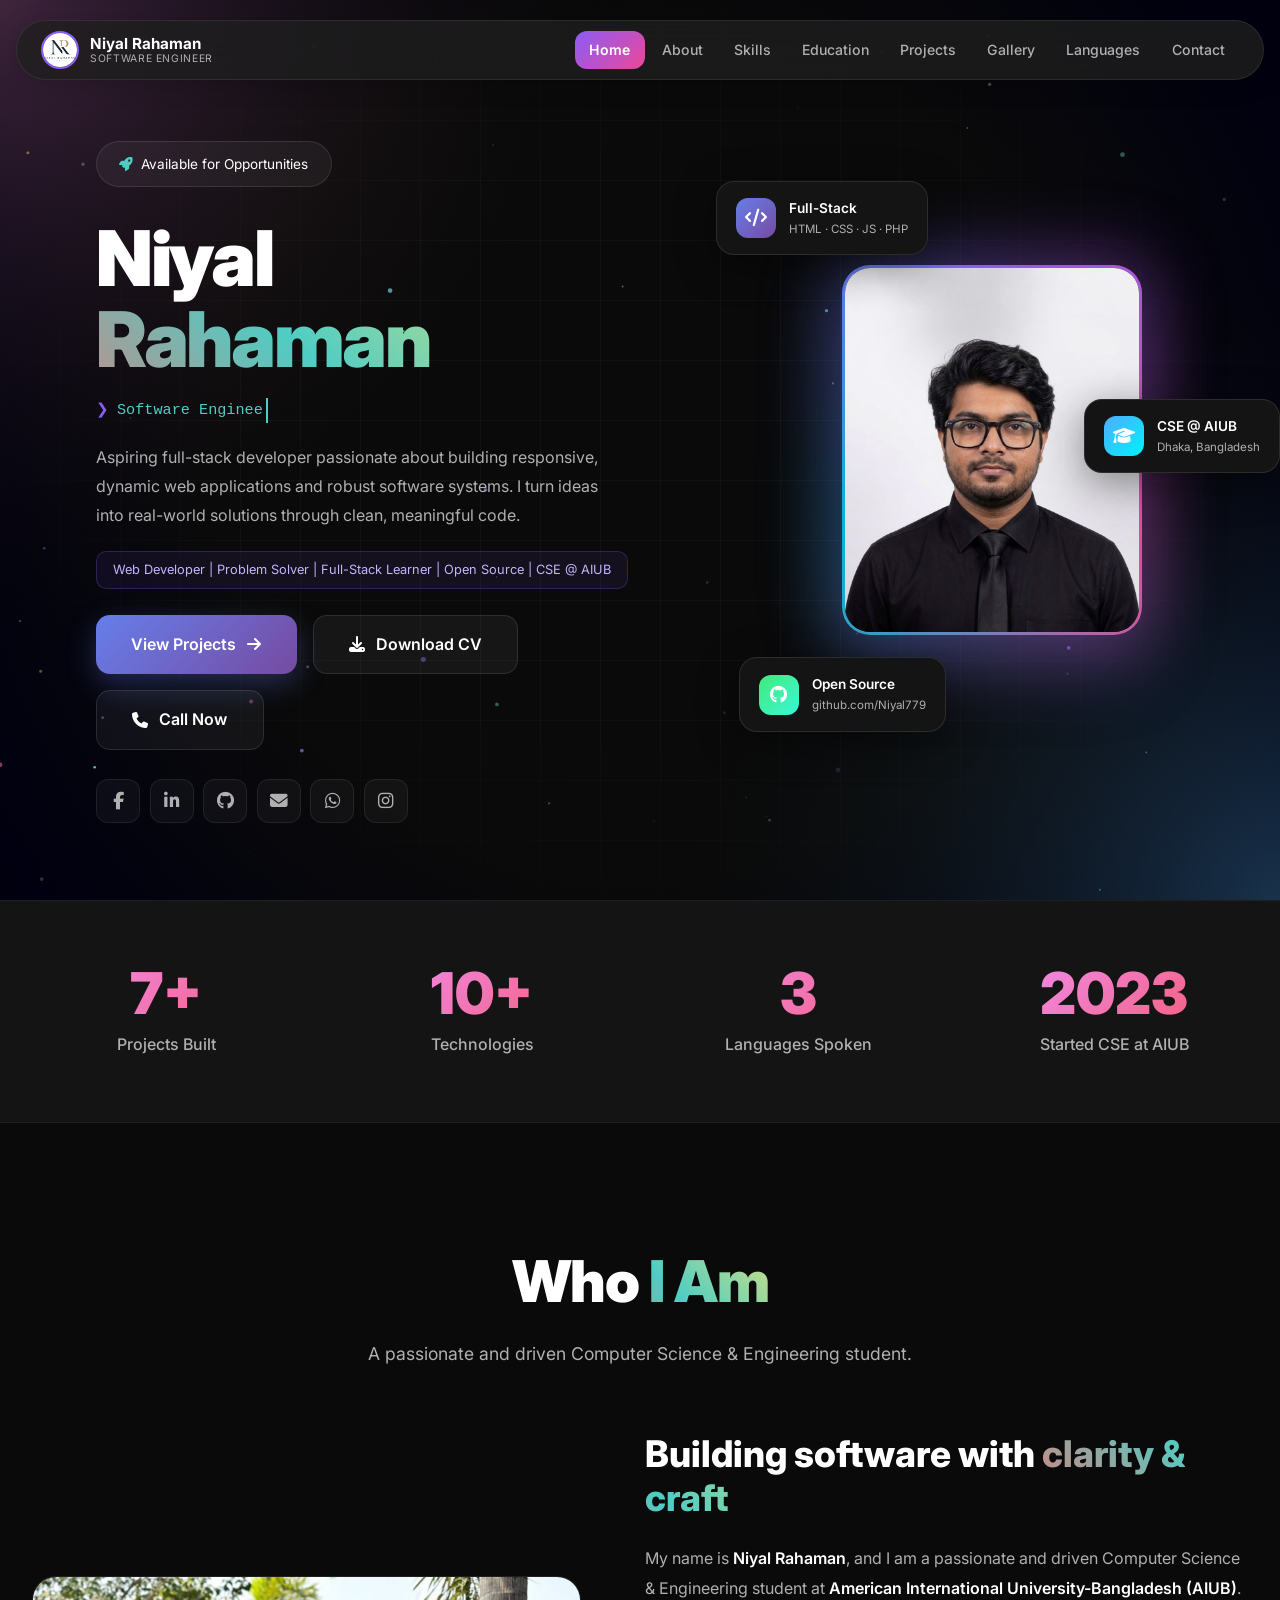
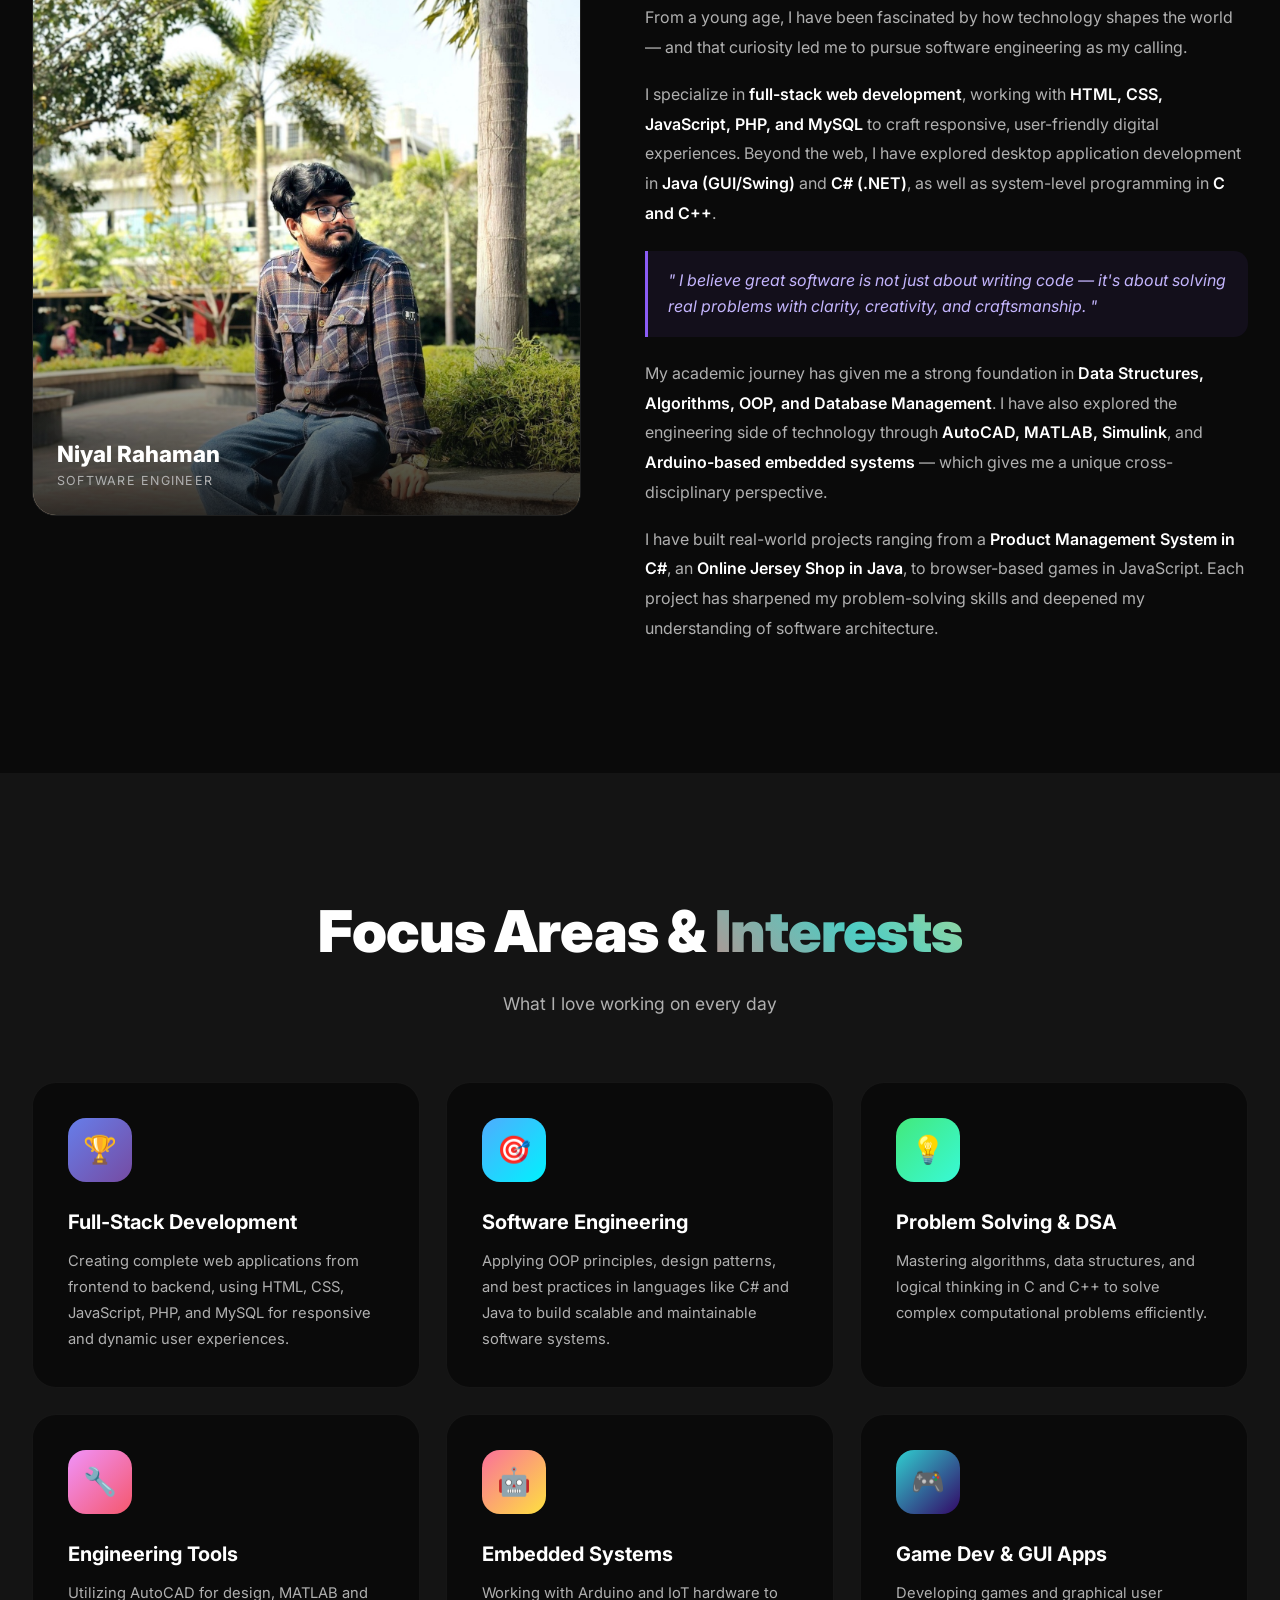
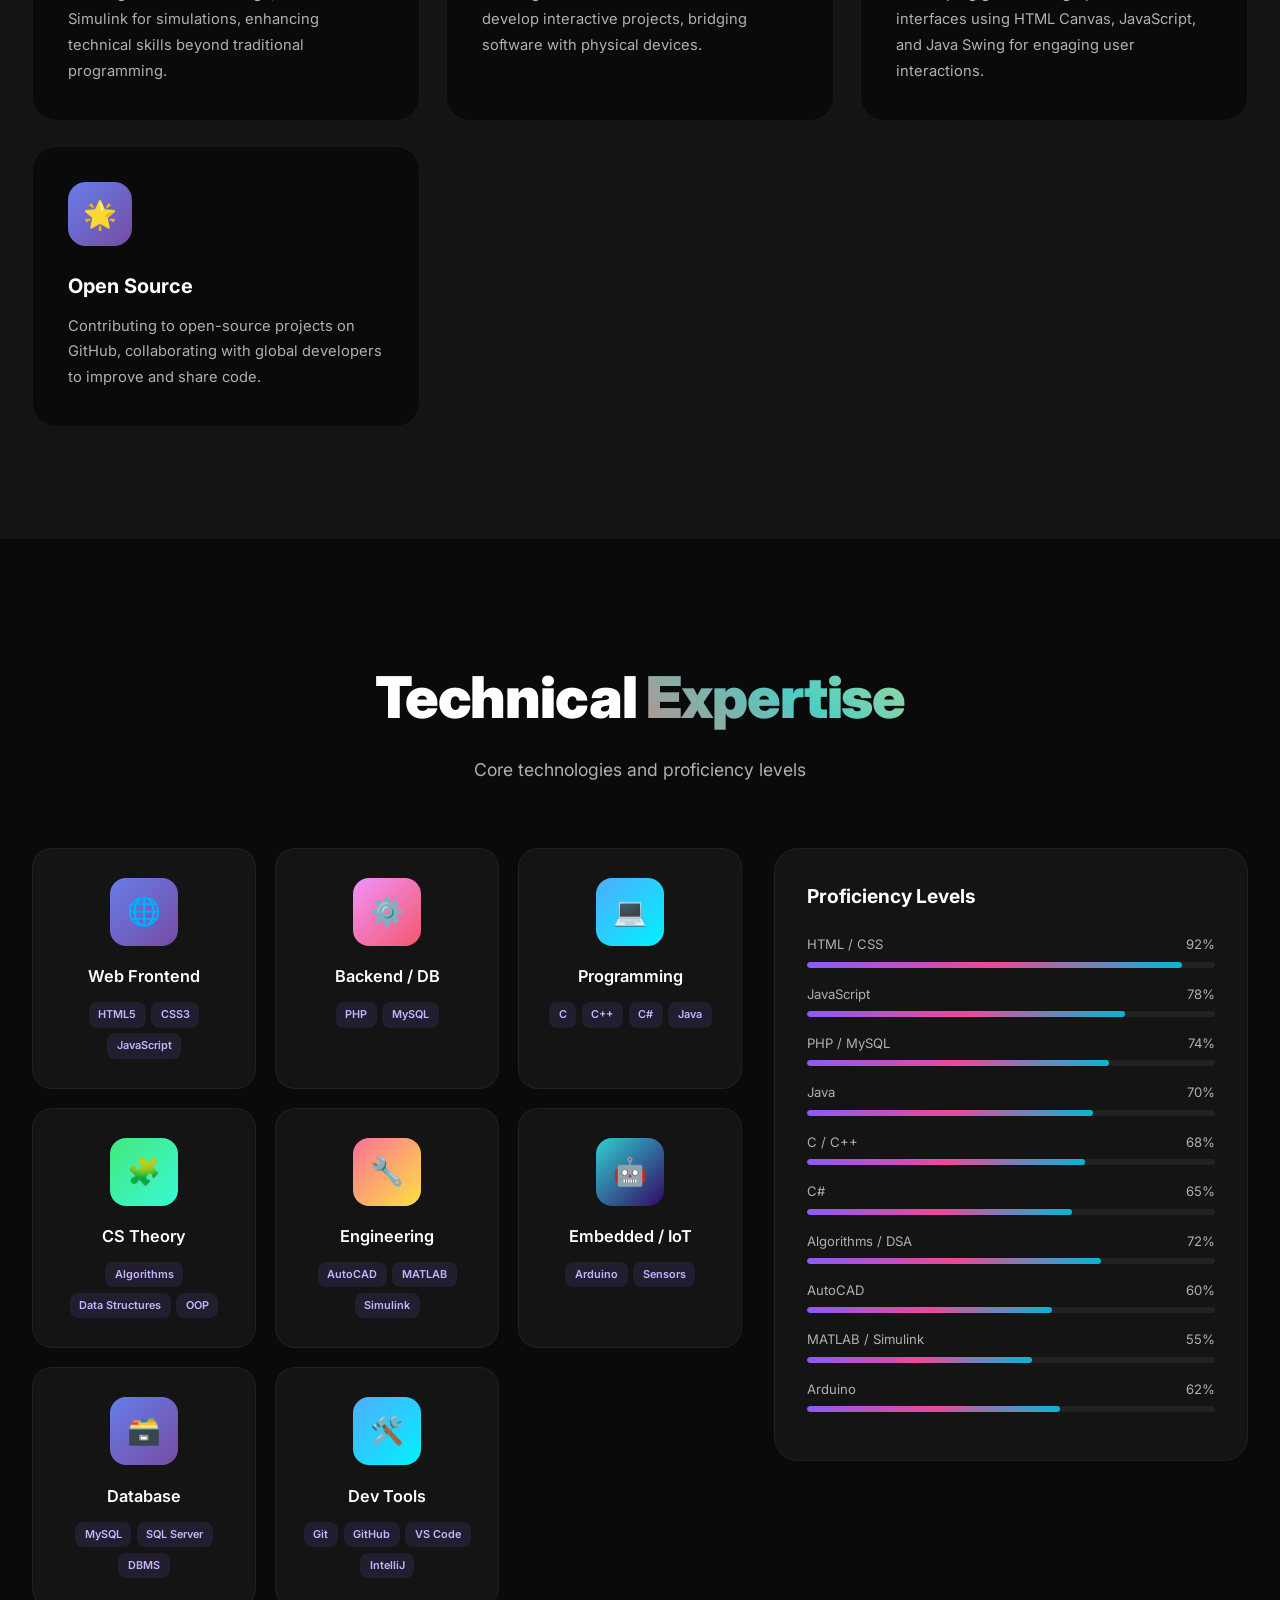
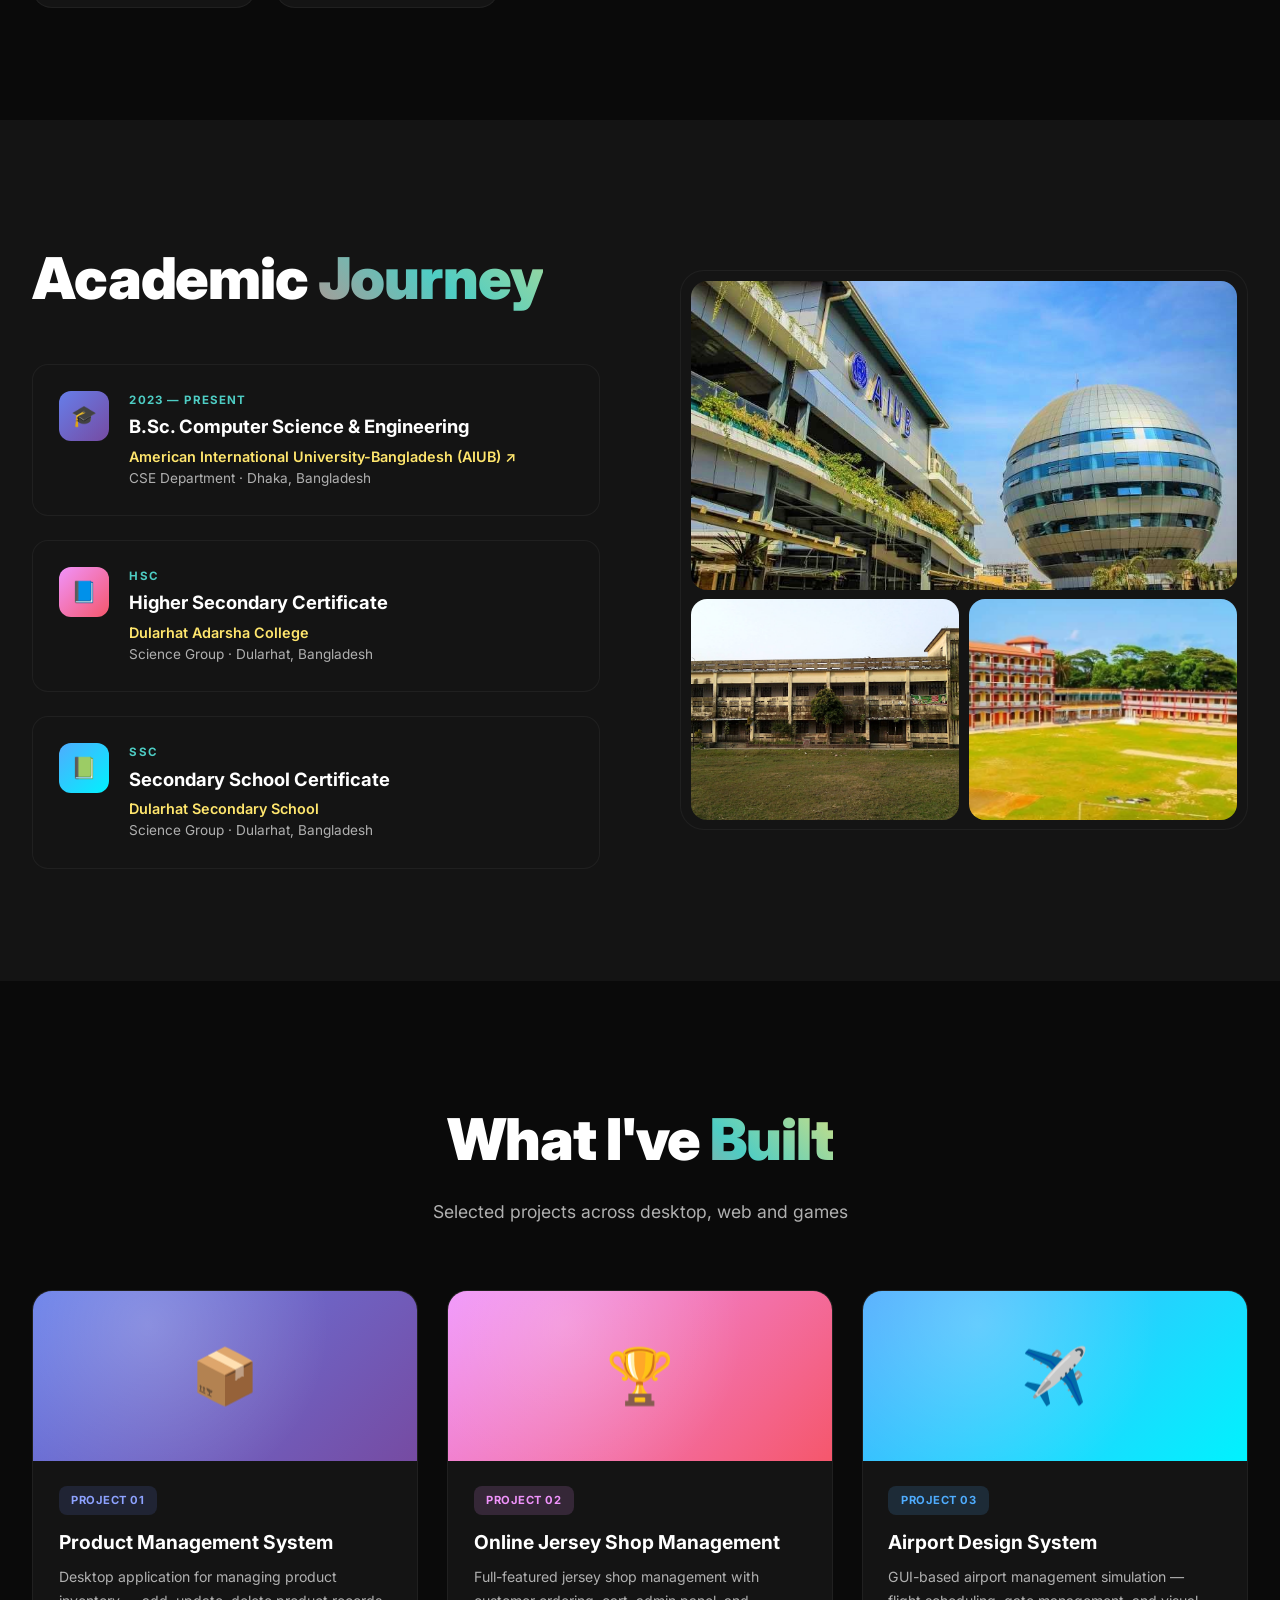
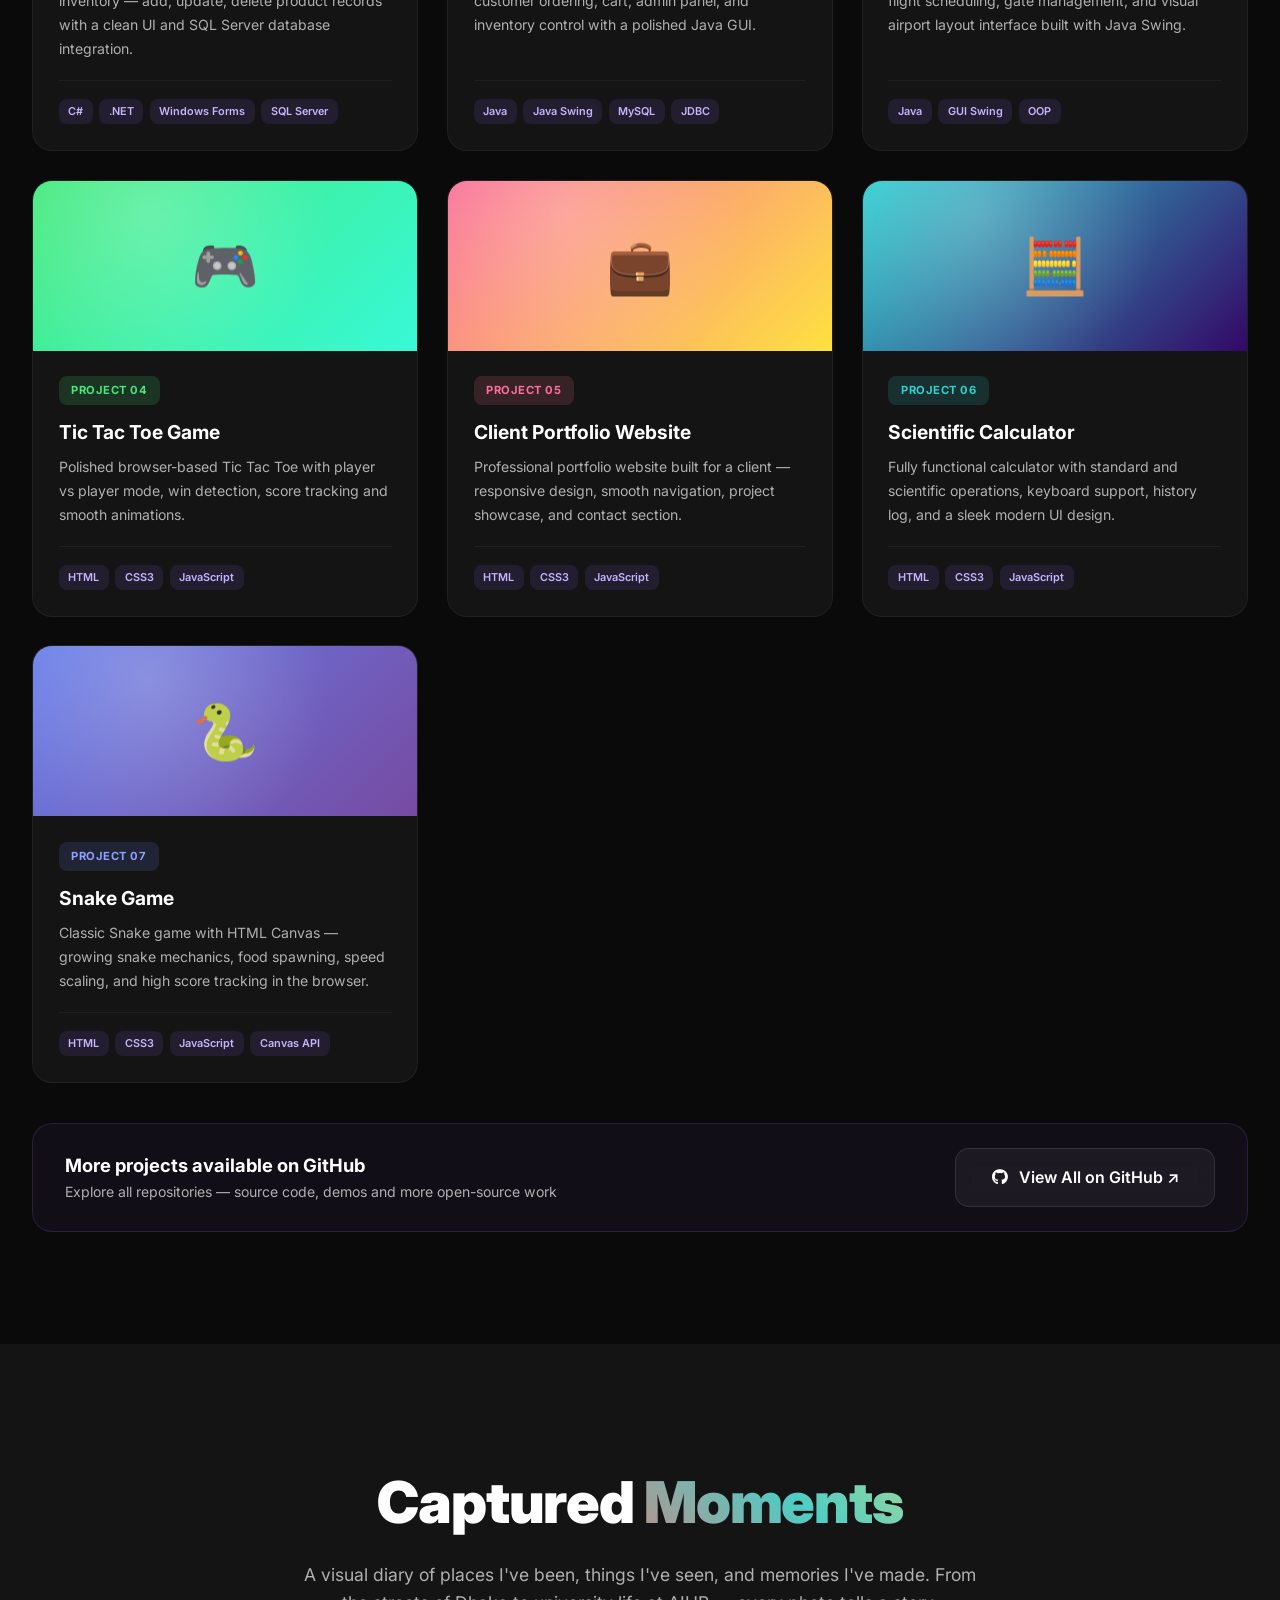
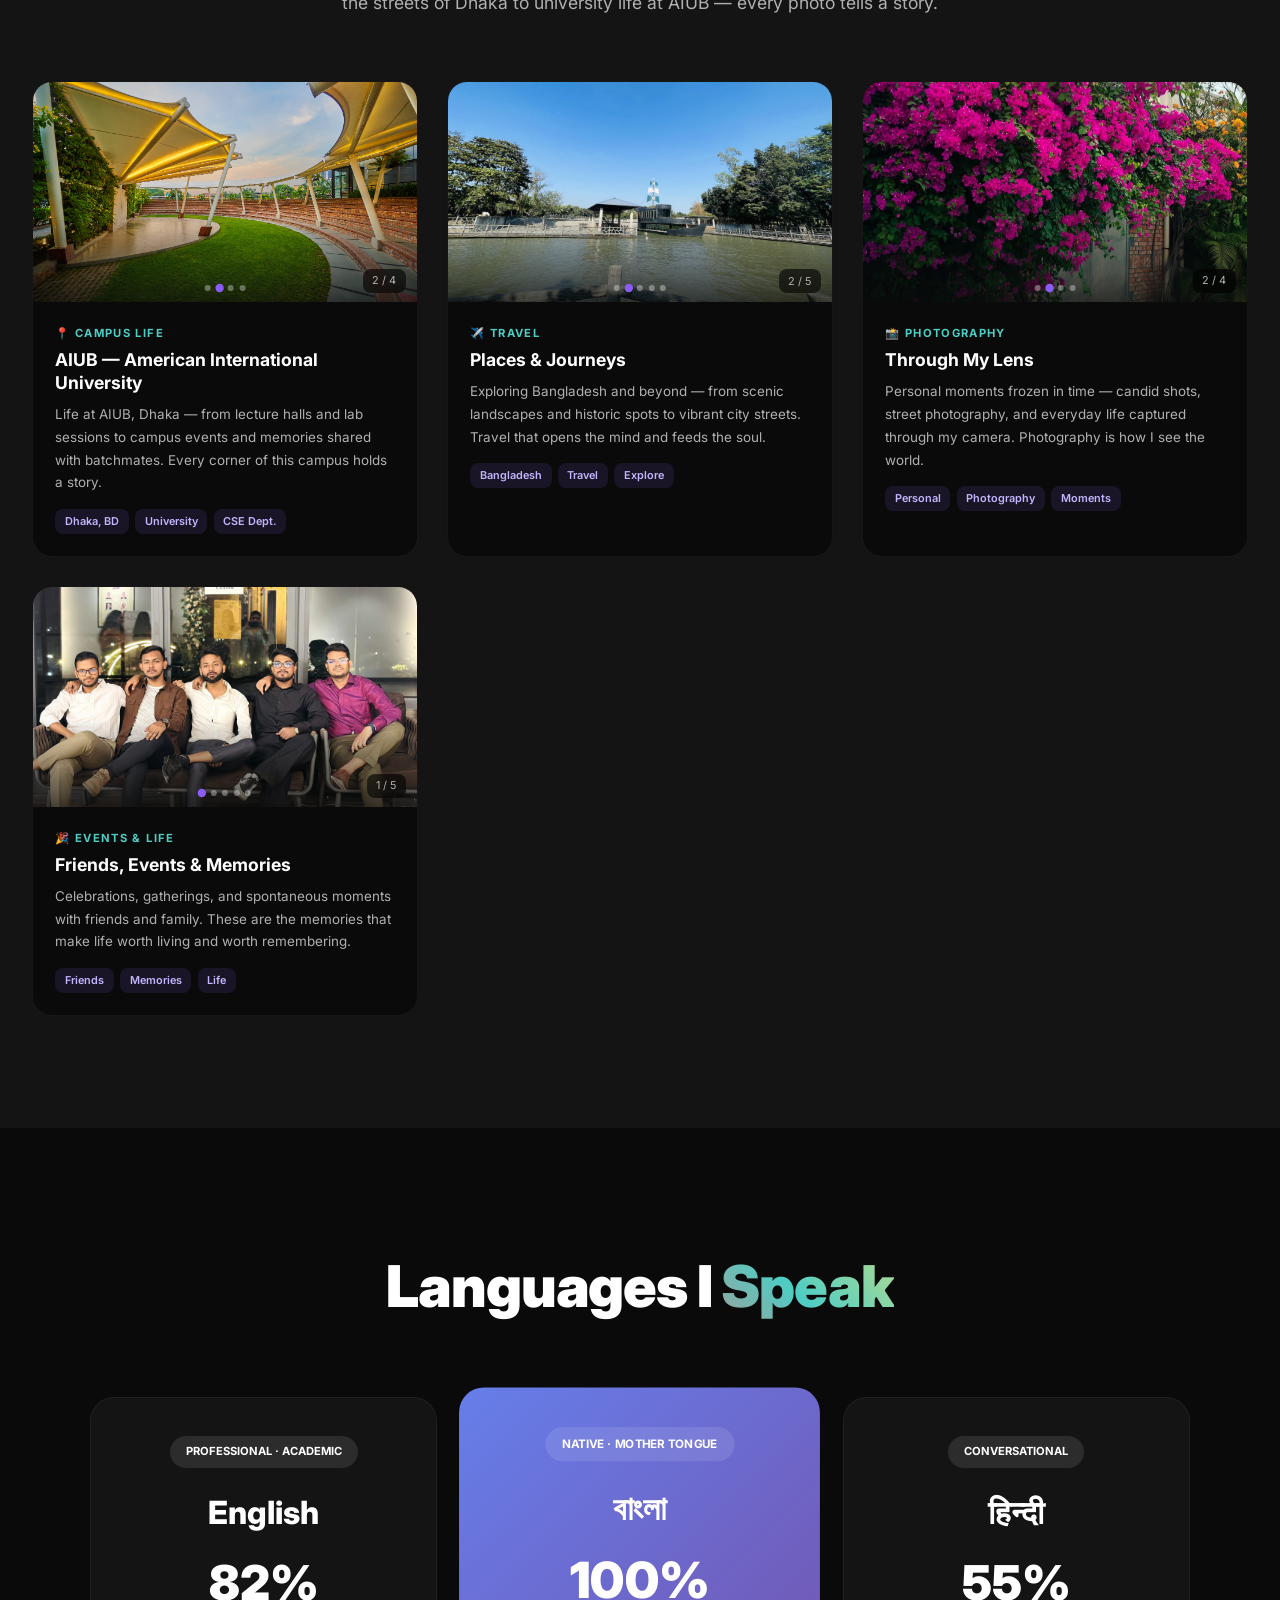
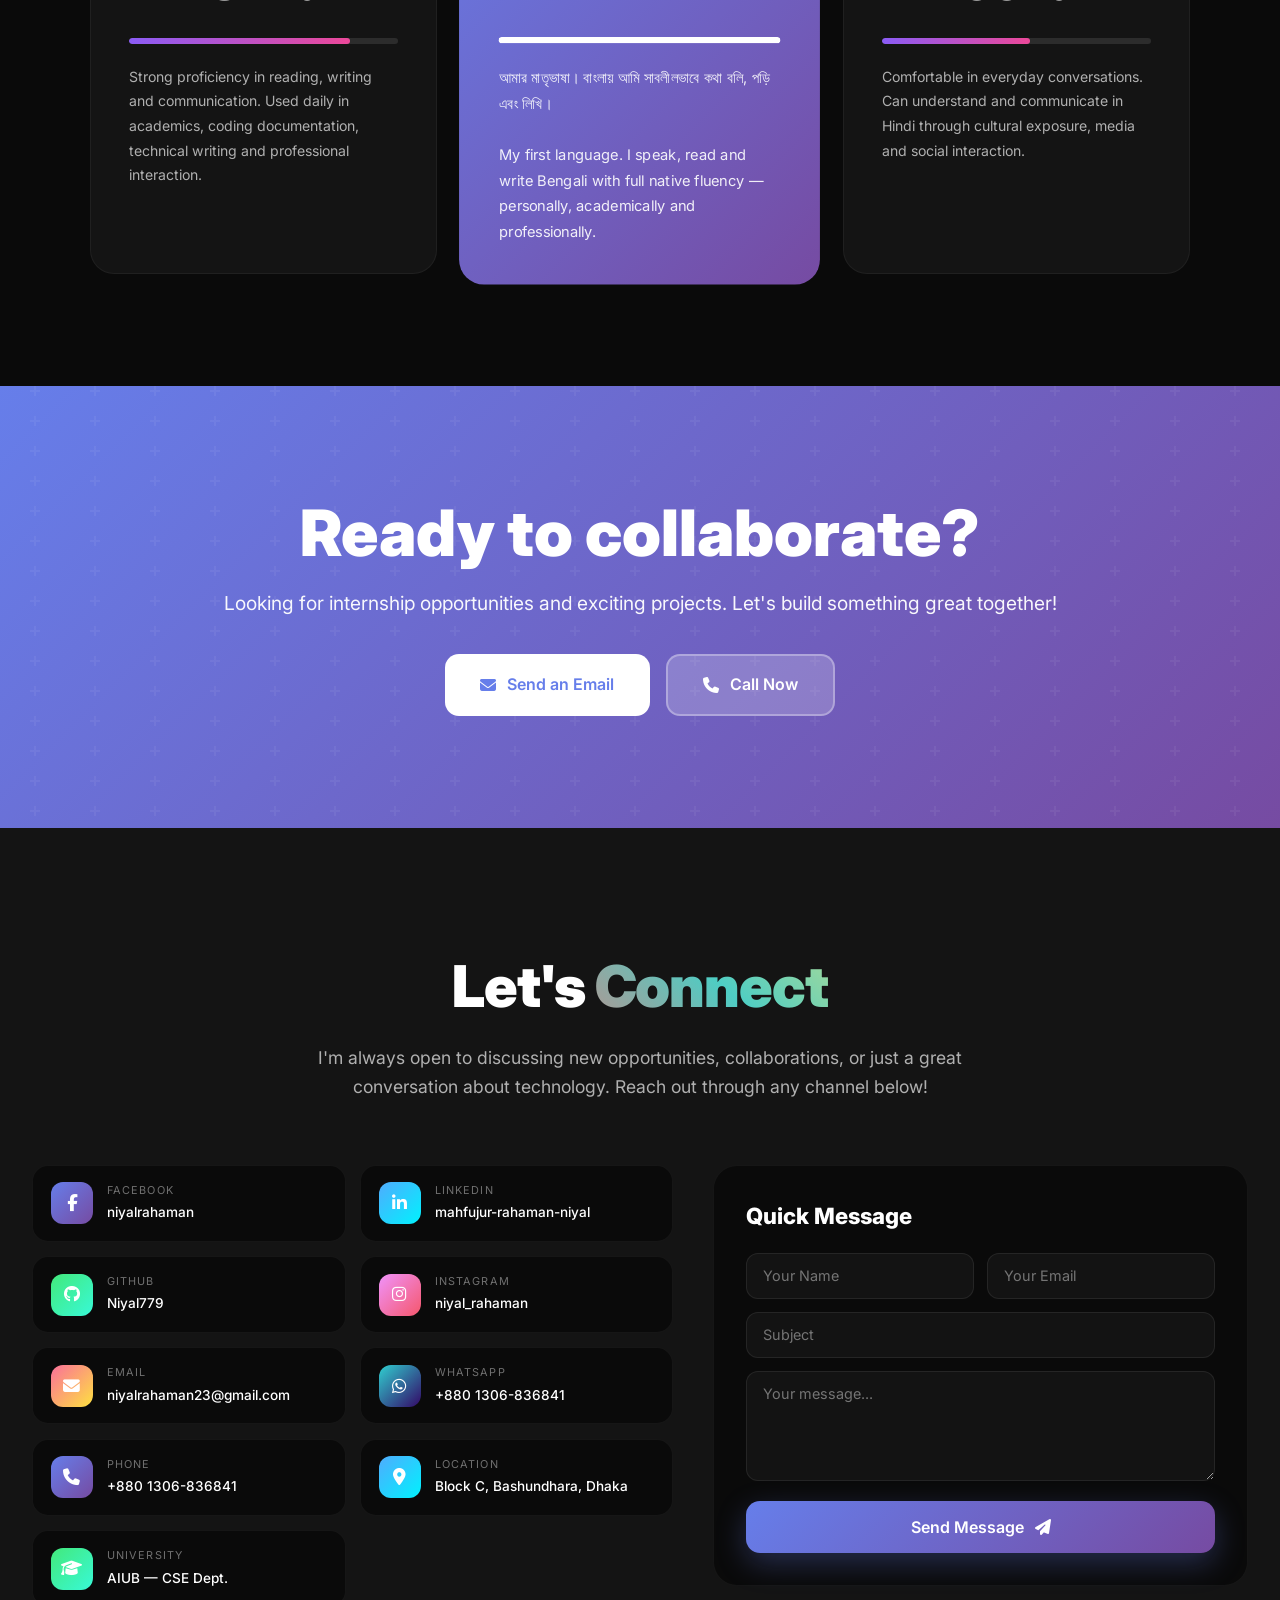
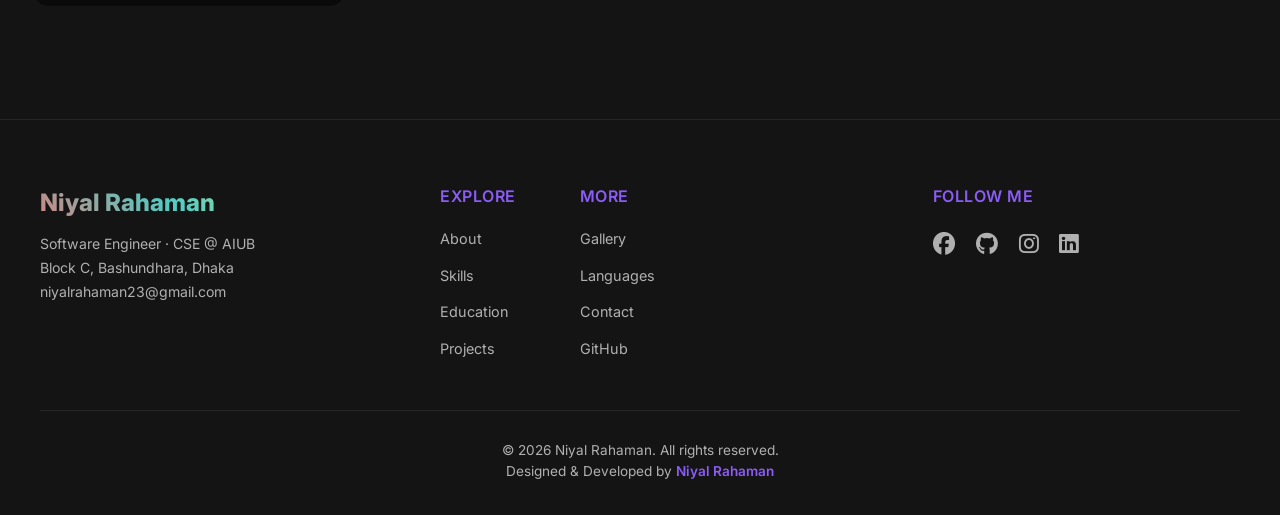
<file: index.html>
<!DOCTYPE html>
<html lang="en">
<head>
<meta charset="UTF-8">
<meta name="viewport" content="width=device-width, initial-scale=1.0">
<title>Niyal Rahaman — Software Engineer</title>
<link rel="icon" href="Niyal.png">
<link rel="apple-touch-icon" href="Niyall.jpg">
<meta name="theme-color" content="#8B5CF6">
<meta property="og:title" content="Niyal Rahaman — Software Engineer">
<meta property="og:description" content="Aspiring full-stack developer passionate about building responsive, dynamic web applications and robust software systems.">
<meta property="og:image" content="Niyal.png">
<meta name="twitter:card" content="summary_large_image">
<link rel="preconnect" href="https://fonts.googleapis.com">
<link rel="preconnect" href="https://fonts.gstatic.com" crossorigin>
<link href="https://fonts.googleapis.com/css2?family=Inter:wght@300;400;500;600;700;800;900&display=swap" rel="stylesheet">
<link rel="stylesheet" href="https://cdnjs.cloudflare.com/ajax/libs/font-awesome/6.5.1/css/all.min.css">
<style>
*{margin:0;padding:0;box-sizing:border-box}
:root{
  --purple:#8B5CF6;--blue:#3B82F6;--pink:#EC4899;--cyan:#06B6D4;--green:#10B981;--yellow:#FBBF24;
  --bg-main:#0A0A0A;--bg-card:#141414;--glass:rgba(30,30,30,.8);
  --text:#FFFFFF;--text2:#B0B0B0;--muted:#707070;--border:rgba(255,255,255,.08);
  --accent-1:#FF6B6B;--accent-2:#4ECDC4;--accent-3:#FFE66D;--accent-5:#FF8B94;
  --g1:linear-gradient(135deg,#667eea 0%,#764ba2 100%);
  --g2:linear-gradient(135deg,#f093fb 0%,#f5576c 100%);
  --g3:linear-gradient(135deg,#4facfe 0%,#00f2fe 100%);
  --g4:linear-gradient(135deg,#43e97b 0%,#38f9d7 100%);
  --g5:linear-gradient(135deg,#fa709a 0%,#fee140 100%);
  --g6:linear-gradient(135deg,#30cfd0 0%,#330867 100%);
}
html{scroll-behavior:smooth;scroll-padding-top:90px}
body{font-family:'Inter',-apple-system,BlinkMacSystemFont,sans-serif;background:var(--bg-main);color:var(--text);line-height:1.6;overflow-x:hidden}
a{text-decoration:none;color:inherit}
img{max-width:100%;display:block}
canvas#galaxy{position:fixed;inset:0;width:100%;height:100%;z-index:-1;pointer-events:none}

/* HEADER */
#main-header{position:fixed;top:20px;left:50%;transform:translateX(-50%);width:calc(100% - 2rem);max-width:1280px;z-index:100;transition:all .4s cubic-bezier(.4,0,.2,1)}
.header-container{background:var(--glass);backdrop-filter:blur(20px);-webkit-backdrop-filter:blur(20px);border:1px solid var(--border);border-radius:100px;box-shadow:0 4px 24px rgba(0,0,0,.2);transition:all .4s cubic-bezier(.4,0,.2,1)}
.header-inner{display:flex;justify-content:space-between;align-items:center;padding:.6rem 1.5rem}
#main-header.scrolled{top:0;width:100%;max-width:100%}
#main-header.scrolled .header-container{border-radius:0;border-left:none;border-right:none;border-top:none;box-shadow:0 8px 32px rgba(0,0,0,.3)}
.logo{display:flex;align-items:center;gap:.7rem}
.logo img{width:38px;height:38px;border-radius:50%;object-fit:cover;object-position:center top;border:2px solid var(--purple)}
.logo-text{display:flex;flex-direction:column;line-height:1.15}
.logo-name{font-weight:700;font-size:.95rem}
.logo-role{font-size:.65rem;color:var(--text2);letter-spacing:.06em;text-transform:uppercase}
nav.desktop{display:flex;align-items:center;gap:.15rem}
.nav-link{color:var(--text2);font-weight:500;font-size:.88rem;padding:.5rem .9rem;border-radius:12px;transition:all .3s}
.nav-link:hover{color:#fff;background:rgba(139,92,246,.1)}
.nav-link.active{color:#fff;background:linear-gradient(135deg,var(--purple),var(--pink));font-weight:600}
.menu-btn{display:none;width:40px;height:40px;border-radius:100px;align-items:center;justify-content:center;background:rgba(139,92,246,.1);border:1px solid rgba(139,92,246,.3);color:var(--purple);font-size:1.15rem;cursor:pointer}
#mobile-menu{position:fixed;top:0;left:0;width:100%;background:linear-gradient(135deg,rgba(30,30,30,.98),rgba(20,20,20,.98));backdrop-filter:blur(20px);border-bottom:1px solid var(--border);z-index:200;visibility:hidden;opacity:0;clip-path:polygon(0 0,100% 0,100% 0,0 0);transition:clip-path .4s cubic-bezier(.4,0,.2,1),opacity .3s,visibility .4s;box-shadow:0 8px 32px rgba(0,0,0,.6)}
#mobile-menu.active{visibility:visible;opacity:1;clip-path:polygon(0 0,100% 0,100% 100%,0 100%)}
.mm-head{display:flex;justify-content:space-between;align-items:center;padding:1.1rem 1.4rem;border-bottom:1px solid var(--border)}
.mm-close{width:40px;height:40px;border-radius:100px;background:rgba(255,255,255,.05);border:1px solid var(--border);color:#fff;cursor:pointer;font-size:1.1rem}
.mm-links{padding:1rem 1.2rem 1.4rem;display:flex;flex-direction:column;gap:.2rem}
.mm-link{display:flex;align-items:center;gap:.7rem;padding:.65rem .8rem;color:var(--text2);font-weight:500;border-radius:12px;transition:all .3s}
.mm-link i{width:20px;text-align:center}
.mm-link:hover{background:rgba(139,92,246,.1);color:#fff}

/* COMMON */
.color-shift{background:linear-gradient(45deg,var(--accent-1),var(--accent-2),var(--accent-3),var(--accent-5));background-size:300% 300%;-webkit-background-clip:text;background-clip:text;-webkit-text-fill-color:transparent;animation:gradientShift 5s ease infinite}
@keyframes gradientShift{0%,100%{background-position:0% 50%}50%{background-position:100% 50%}}
@keyframes pulse{0%,100%{opacity:1}50%{opacity:.5}}
@keyframes gridMove{to{transform:translate(60px,60px)}}
@keyframes float1{0%,100%{transform:translateY(0) rotate(-2deg)}50%{transform:translateY(-22px) rotate(2deg)}}
@keyframes float2{0%,100%{transform:translateY(0) rotate(2deg)}50%{transform:translateY(-30px) rotate(-2deg)}}
@keyframes float3{0%,100%{transform:translateY(0) rotate(-3deg)}50%{transform:translateY(-26px) rotate(3deg)}}
@keyframes spin{to{transform:rotate(360deg)}}
@keyframes fadeInUp{from{opacity:0;transform:translateY(40px)}to{opacity:1;transform:none}}
.animate-in{animation:fadeInUp .8s ease-out forwards;opacity:0}
.delay-1{animation-delay:.1s}.delay-2{animation-delay:.2s}.delay-3{animation-delay:.3s}.delay-4{animation-delay:.4s}
.rv{opacity:0;transform:translateY(30px);transition:all .6s ease-out}
.rv.in{opacity:1;transform:none}

.section{padding:7rem 2rem}
.section.alt{background:var(--bg-card)}
.wrap{max-width:1360px;margin:0 auto}
.section-header{text-align:center;margin-bottom:4rem}
.section-title{font-size:clamp(2.2rem,5vw,3.6rem);font-weight:900;letter-spacing:-.02em;margin-bottom:.8rem}
.section-subtitle{font-size:1.1rem;color:var(--text2);max-width:700px;margin:0 auto}

.btn{padding:1rem 2.2rem;border-radius:14px;font-weight:600;font-size:1rem;border:none;cursor:pointer;transition:all .4s cubic-bezier(.4,0,.2,1);display:inline-flex;align-items:center;gap:.7rem;font-family:inherit;color:#fff}
.btn-primary{background:var(--g1);box-shadow:0 10px 30px rgba(102,126,234,.3)}
.btn-primary:hover{transform:translateY(-3px);box-shadow:0 15px 40px rgba(102,126,234,.5)}
.btn-secondary{background:rgba(255,255,255,.05);border:1px solid rgba(255,255,255,.1);backdrop-filter:blur(10px)}
.btn-secondary:hover{background:rgba(255,255,255,.1);transform:translateY(-3px)}

/* HERO */
.hero{min-height:100vh;display:grid;grid-template-columns:1.1fr .9fr;max-width:1480px;margin:0 auto;position:relative;align-items:center}
.grid-bg{position:absolute;inset:0;background-image:linear-gradient(rgba(255,255,255,.03) 1px,transparent 1px),linear-gradient(90deg,rgba(255,255,255,.03) 1px,transparent 1px);background-size:60px 60px;animation:gridMove 20s linear infinite;pointer-events:none;mask-image:radial-gradient(ellipse at center,#000 40%,transparent 80%);-webkit-mask-image:radial-gradient(ellipse at center,#000 40%,transparent 80%)}
.hero-left{padding:8rem 3rem 4rem 6rem;position:relative;z-index:2}
.hero-badge{display:inline-flex;align-items:center;gap:.5rem;padding:.7rem 1.4rem;background:rgba(255,255,255,.05);border:1px solid rgba(255,255,255,.1);border-radius:50px;font-size:.85rem;backdrop-filter:blur(10px);margin-bottom:2rem}
.hero-badge i{color:var(--accent-2);animation:pulse 2s ease-in-out infinite}
.hero-title{font-size:clamp(3rem,6vw,5.4rem);font-weight:900;line-height:1.05;letter-spacing:-.03em;margin-bottom:1.1rem}
.tw{font-family:ui-monospace,SFMono-Regular,Menlo,monospace;color:var(--accent-2);font-size:.95rem;margin-bottom:1.3rem;display:flex;gap:.5rem;align-items:center}
.tw::before{content:'❯';color:var(--purple)}
#tw{border-right:2px solid var(--accent-2);padding-right:3px}
.hero-desc{color:var(--text2);max-width:520px;line-height:1.8;margin-bottom:1.3rem}
.roles{display:inline-block;font-size:.8rem;color:#c4b5fd;background:rgba(139,92,246,.08);border:1px solid rgba(139,92,246,.25);padding:.5rem 1rem;border-radius:10px;margin-bottom:1.6rem}
.hero-cta{display:flex;gap:1rem;flex-wrap:wrap;margin-bottom:1.8rem}
.socials{display:flex;gap:.6rem;flex-wrap:wrap}
.soc{width:44px;height:44px;border-radius:12px;background:rgba(255,255,255,.04);border:1px solid var(--border);display:flex;align-items:center;justify-content:center;color:var(--text2);font-size:1.1rem;transition:all .3s}
.soc:hover{color:#fff;background:var(--g1);transform:translateY(-4px);border-color:transparent}
.hero-right{position:relative;height:640px;display:flex;align-items:center;justify-content:center;z-index:2}
.photo-card{position:relative;width:300px;height:370px;border-radius:28px;padding:3px;background:conic-gradient(from 0deg,var(--purple),var(--pink),var(--cyan),var(--purple));box-shadow:0 30px 80px rgba(139,92,246,.25)}
.photo-card::before{content:'';position:absolute;inset:-14px;border-radius:38px;background:conic-gradient(from 0deg,var(--purple),var(--pink),var(--cyan),var(--purple));filter:blur(35px);opacity:.35;z-index:-1;animation:spin 8s linear infinite}
.photo-card .inner{width:100%;height:100%;border-radius:25px;overflow:hidden;background:var(--bg-card)}
.photo-card img{width:100%;height:100%;object-fit:cover;object-position:center top}
.float-card{position:absolute;background:var(--bg-card);border:1px solid rgba(255,255,255,.1);border-radius:18px;padding:1rem 1.2rem;box-shadow:0 10px 40px rgba(0,0,0,.4);backdrop-filter:blur(20px);display:flex;align-items:center;gap:.8rem;font-size:.85rem;font-weight:600}
.float-card .ic{width:40px;height:40px;border-radius:12px;display:flex;align-items:center;justify-content:center;font-size:1.1rem}
.float-card small{display:block;color:var(--text2);font-weight:400;font-size:.72rem}
.fc1{top:8%;left:2%;animation:float1 6s ease-in-out infinite}
.fc2{top:42%;right:0;animation:float2 7s ease-in-out infinite}
.fc3{bottom:6%;left:6%;animation:float3 8s ease-in-out infinite}
.fc1 .ic{background:var(--g1)}.fc2 .ic{background:var(--g3)}.fc3 .ic{background:var(--g4)}

/* STATS */
.stats-bar{background:var(--bg-card);border-top:1px solid rgba(255,255,255,.05);border-bottom:1px solid rgba(255,255,255,.05);padding:4rem 2rem}
.stats-grid{display:grid;grid-template-columns:repeat(4,1fr);gap:3rem;max-width:1280px;margin:0 auto;text-align:center}
.stat-number{font-size:3.6rem;font-weight:900;line-height:1;margin-bottom:.6rem;background:var(--g2);-webkit-background-clip:text;background-clip:text;-webkit-text-fill-color:transparent}
.stat-label{color:var(--text2);font-weight:500}

/* ABOUT */
.about-grid{display:grid;grid-template-columns:1fr 1.1fr;gap:4rem;align-items:center}
.about-visual{position:relative;height:540px;border-radius:24px;overflow:hidden;border:1px solid rgba(255,255,255,.05);background:var(--bg-card)}
.about-visual img{width:100%;height:100%;object-fit:cover;object-position:center top}
.about-visual::after{content:'';position:absolute;inset:0;background:linear-gradient(to top,rgba(10,10,10,.85),transparent 45%)}
.about-visual .tag{position:absolute;left:1.5rem;bottom:1.5rem;z-index:2}
.about-visual .tag h3{font-size:1.4rem;font-weight:800}
.about-visual .tag p{font-size:.78rem;color:var(--text2);text-transform:uppercase;letter-spacing:.1em}
.about-text h3{font-size:2.3rem;font-weight:800;line-height:1.2;margin-bottom:1.5rem}
.about-text p{color:var(--text2);line-height:1.85;margin-bottom:1.1rem}
.about-text strong{color:#fff;font-weight:600}
.quote{border-left:3px solid var(--purple);background:rgba(139,92,246,.07);padding:1.1rem 1.3rem;border-radius:0 14px 14px 0;color:#c4b5fd;font-style:italic;margin:1.4rem 0}

/* FEATURES (focus areas) */
.features-grid{display:grid;grid-template-columns:repeat(auto-fit,minmax(300px,1fr));gap:1.6rem}
.feature-card{background:var(--bg-main);border:1px solid rgba(255,255,255,.05);border-radius:24px;padding:2.2rem;transition:all .4s cubic-bezier(.4,0,.2,1)}
.feature-card:hover{transform:translateY(-8px);border-color:rgba(255,255,255,.15)}
.f-ico{width:64px;height:64px;border-radius:18px;display:flex;align-items:center;justify-content:center;font-size:1.7rem;margin-bottom:1.5rem}
.feature-card:nth-child(6n+1) .f-ico{background:var(--g1)}.feature-card:nth-child(6n+2) .f-ico{background:var(--g3)}.feature-card:nth-child(6n+3) .f-ico{background:var(--g4)}
.feature-card:nth-child(6n+4) .f-ico{background:var(--g2)}.feature-card:nth-child(6n+5) .f-ico{background:var(--g5)}.feature-card:nth-child(6n+6) .f-ico{background:var(--g6)}
.feature-card h3{font-size:1.25rem;font-weight:700;margin-bottom:.7rem}
.feature-card p{color:var(--text2);font-size:.92rem;line-height:1.75}

/* SKILLS */
.skills-layout{display:grid;grid-template-columns:1.5fr 1fr;gap:2rem;align-items:start}
.cat-grid{display:grid;grid-template-columns:repeat(auto-fit,minmax(200px,1fr));gap:1.2rem}
.cat-card{background:var(--bg-card);border:1px solid rgba(255,255,255,.05);border-radius:20px;padding:1.8rem 1.4rem;text-align:center;transition:all .4s cubic-bezier(.4,0,.2,1);position:relative;overflow:hidden}
.cat-card::before{content:'';position:absolute;inset:0;background:var(--g1);opacity:0;transition:opacity .4s}
.cat-card:hover::before{opacity:.1}
.cat-card:hover{transform:translateY(-8px) scale(1.02);border-color:rgba(255,255,255,.2)}
.cat-ico{width:68px;height:68px;border-radius:16px;margin:0 auto 1.1rem;display:flex;align-items:center;justify-content:center;font-size:1.7rem;position:relative;z-index:1;transition:all .4s}
.cat-card:hover .cat-ico{transform:scale(1.1) rotate(5deg)}
.cat-card:nth-child(1) .cat-ico{background:var(--g1)}.cat-card:nth-child(2) .cat-ico{background:var(--g2)}.cat-card:nth-child(3) .cat-ico{background:var(--g3)}.cat-card:nth-child(4) .cat-ico{background:var(--g4)}
.cat-card:nth-child(5) .cat-ico{background:var(--g5)}.cat-card:nth-child(6) .cat-ico{background:var(--g6)}.cat-card:nth-child(7) .cat-ico{background:var(--g1)}.cat-card:nth-child(8) .cat-ico{background:var(--g3)}
.cat-card h3{font-size:1.02rem;font-weight:600;margin-bottom:.8rem;position:relative;z-index:1}
.chips{display:flex;flex-wrap:wrap;gap:.35rem;justify-content:center;position:relative;z-index:1}
.chip{font-size:.68rem;font-weight:600;padding:.25rem .6rem;border-radius:8px;background:rgba(139,92,246,.12);color:#c4b5fd}
.prof{background:var(--bg-card);border:1px solid rgba(255,255,255,.05);border-radius:24px;padding:2rem}
.prof h3{font-size:1.2rem;font-weight:700;margin-bottom:1.4rem}
.bar-item{margin-bottom:1rem}
.bar-top{display:flex;justify-content:space-between;font-size:.82rem;color:var(--text2);margin-bottom:.4rem}
.bar{height:6px;background:rgba(255,255,255,.06);border-radius:10px;overflow:hidden}
.bar-fill{height:100%;border-radius:10px;background:linear-gradient(90deg,var(--purple),var(--pink),var(--cyan));width:0;transition:width 1.2s cubic-bezier(.25,.46,.45,.94)}

/* EDUCATION (journey) */
.path-grid{display:grid;grid-template-columns:1fr 1fr;gap:5rem;align-items:center}
.path-steps{display:flex;flex-direction:column;gap:1.5rem}
.path-step{display:flex;gap:1.3rem;padding:1.6rem;background:var(--bg-card);border:1px solid rgba(255,255,255,.05);border-radius:16px;transition:all .4s}
.path-step:hover{transform:translateX(10px);border-color:rgba(255,255,255,.15)}
.step-num{width:50px;height:50px;border-radius:12px;display:flex;align-items:center;justify-content:center;font-size:1.3rem;flex-shrink:0}
.path-step:nth-child(1) .step-num{background:var(--g1)}.path-step:nth-child(2) .step-num{background:var(--g2)}.path-step:nth-child(3) .step-num{background:var(--g3)}
.step-yr{font-size:.72rem;color:var(--accent-2);font-weight:700;letter-spacing:.1em;text-transform:uppercase;margin-bottom:.2rem}
.step-content h4{font-size:1.15rem;font-weight:700;margin-bottom:.2rem}
.step-place{color:var(--accent-3);font-weight:600;font-size:.9rem}
.step-content p{color:var(--text2);font-size:.85rem}
.edu-visual{height:560px;border-radius:24px;overflow:hidden;border:1px solid rgba(255,255,255,.05);background:var(--bg-card);display:grid;grid-template-rows:1.4fr 1fr;gap:.6rem;padding:.6rem}
.edu-visual .big,.edu-visual .row{border-radius:16px;overflow:hidden;background:#1b1b1b}
.edu-visual .row{display:grid;grid-template-columns:1fr 1fr;gap:.6rem;background:none;border-radius:0}
.edu-visual .row div{border-radius:16px;overflow:hidden;background:#1b1b1b}
.edu-visual img{width:100%;height:100%;object-fit:cover;transition:transform .6s}
.edu-visual div:hover>img{transform:scale(1.06)}

/* PROJECTS */
.courses-grid{display:grid;grid-template-columns:repeat(auto-fill,minmax(340px,1fr));gap:1.8rem}
.course-card{background:var(--bg-card);border:1px solid rgba(255,255,255,.05);border-radius:20px;overflow:hidden;transition:all .4s cubic-bezier(.4,0,.2,1);display:flex;flex-direction:column}
.course-card:hover{transform:translateY(-10px);border-color:rgba(255,255,255,.15);box-shadow:0 20px 60px rgba(0,0,0,.4)}
.course-img{height:170px;display:flex;align-items:center;justify-content:center;font-size:3.4rem;position:relative;overflow:hidden}
.course-img::after{content:'';position:absolute;inset:0;background:radial-gradient(circle at 30% 20%,rgba(255,255,255,.22),transparent 60%)}
.course-card:nth-child(7n+1) .course-img{background:var(--g1)}.course-card:nth-child(7n+2) .course-img{background:var(--g2)}.course-card:nth-child(7n+3) .course-img{background:var(--g3)}
.course-card:nth-child(7n+4) .course-img{background:var(--g4)}.course-card:nth-child(7n+5) .course-img{background:var(--g5)}.course-card:nth-child(7n+6) .course-img{background:var(--g6)}.course-card:nth-child(7n+7) .course-img{background:var(--g1)}
.course-img span{position:relative;z-index:1;transition:transform .4s}
.course-card:hover .course-img span{transform:scale(1.2) rotate(-6deg)}
.course-body{padding:1.6rem;display:flex;flex-direction:column;flex:1}
.course-cat{display:inline-block;align-self:flex-start;padding:.35rem .8rem;border-radius:8px;font-size:.7rem;font-weight:700;margin-bottom:.9rem;text-transform:uppercase;letter-spacing:.5px;background:rgba(102,126,234,.15);color:#8da2ff}
.course-card:nth-child(7n+2) .course-cat{background:rgba(240,147,251,.15);color:#f093fb}
.course-card:nth-child(7n+3) .course-cat{background:rgba(79,172,254,.15);color:#4facfe}
.course-card:nth-child(7n+4) .course-cat{background:rgba(67,233,123,.15);color:#43e97b}
.course-card:nth-child(7n+5) .course-cat{background:rgba(250,112,154,.15);color:#fa709a}
.course-card:nth-child(7n+6) .course-cat{background:rgba(48,207,208,.15);color:#30cfd0}
.course-title{font-size:1.2rem;font-weight:700;margin-bottom:.6rem;line-height:1.35}
.course-desc{color:var(--text2);font-size:.88rem;line-height:1.7;margin-bottom:1.2rem;flex:1}
.course-foot{display:flex;flex-wrap:wrap;gap:.4rem;padding-top:1.1rem;border-top:1px solid rgba(255,255,255,.05)}
.gh-banner{margin-top:2.5rem;display:flex;justify-content:space-between;align-items:center;gap:1rem;flex-wrap:wrap;background:rgba(139,92,246,.06);border:1px solid rgba(139,92,246,.2);border-radius:20px;padding:1.5rem 2rem}
.gh-banner h4{font-size:1.15rem;font-weight:700}
.gh-banner p{color:var(--text2);font-size:.88rem}

/* GALLERY */
.gallery-grid{display:grid;grid-template-columns:repeat(auto-fill,minmax(300px,1fr));gap:1.8rem}
.gbox{background:var(--bg-main);border:1px solid rgba(255,255,255,.05);border-radius:20px;overflow:hidden;transition:all .4s}
.gbox:hover{transform:translateY(-8px);border-color:rgba(255,255,255,.15);box-shadow:0 20px 60px rgba(0,0,0,.4)}
.gslider{position:relative;height:220px;overflow:hidden;background:#111}
.gslider img{position:absolute;inset:0;width:100%;height:100%;object-fit:cover;opacity:0;transition:opacity .8s ease}
.gslider img.active{opacity:1}
.gslider::after{content:'';position:absolute;inset:0;background:linear-gradient(to bottom,transparent 60%,rgba(10,10,10,.75));pointer-events:none}
.gcount{position:absolute;right:.7rem;bottom:.6rem;z-index:2;background:rgba(0,0,0,.6);backdrop-filter:blur(6px);padding:.2rem .6rem;border-radius:8px;font-size:.68rem;color:var(--text2)}
.gdots{position:absolute;left:50%;bottom:.7rem;transform:translateX(-50%);display:flex;gap:.35rem;z-index:2}
.gdot{width:6px;height:6px;border-radius:50%;background:rgba(255,255,255,.35);cursor:pointer;transition:all .3s}
.gdot.active{background:var(--purple);transform:scale(1.4)}
.gbox-info{padding:1.4rem}
.gbox-tag{font-size:.7rem;font-weight:700;letter-spacing:.12em;text-transform:uppercase;color:var(--accent-2);margin-bottom:.4rem}
.gbox-title{font-size:1.1rem;font-weight:700;margin-bottom:.5rem;line-height:1.3}
.gbox-desc{color:var(--text2);font-size:.84rem;line-height:1.7}
.gbox-meta{display:flex;gap:.4rem;flex-wrap:wrap;margin-top:.9rem}

/* LANGUAGES */
.lang-grid{display:grid;grid-template-columns:repeat(auto-fit,minmax(300px,1fr));gap:1.8rem;max-width:1100px;margin:0 auto}
.pricing-card{background:var(--bg-card);border:1px solid rgba(255,255,255,.05);border-radius:24px;padding:2.4rem;text-align:center;transition:all .4s}
.pricing-card:hover{transform:translateY(-10px);border-color:rgba(255,255,255,.2)}
.pricing-card.featured{background:var(--g1);border:none;transform:scale(1.04)}
.pricing-card.featured:hover{transform:translateY(-10px) scale(1.04)}
.lang-badge{display:inline-block;padding:.45rem 1rem;background:rgba(255,255,255,.1);border-radius:50px;font-size:.7rem;font-weight:700;text-transform:uppercase;margin-bottom:1.2rem}
.lang-name{font-size:2rem;font-weight:800;margin-bottom:.4rem}
.lang-pct{font-size:3rem;font-weight:900;margin-bottom:1rem}
.lang-bar{height:6px;background:rgba(255,255,255,.1);border-radius:10px;overflow:hidden;margin-bottom:1.3rem}
.lang-bar div{height:100%;width:0;background:linear-gradient(90deg,var(--purple),var(--pink));border-radius:10px;transition:width 1.2s ease .3s}
.pricing-card.featured .lang-bar div{background:#fff}
.lang-desc{color:var(--text2);font-size:.88rem;line-height:1.75;text-align:left}
.pricing-card.featured .lang-desc{color:rgba(255,255,255,.9)}

/* CTA + CONTACT */
.cta-section{padding:7rem 2rem;background:var(--g1);position:relative;overflow:hidden;text-align:center}
.cta-section::before{content:'';position:absolute;inset:0;background:url("data:image/svg+xml,%3Csvg width='60' height='60' viewBox='0 0 60 60' xmlns='http://www.w3.org/2000/svg'%3E%3Cg fill='%23ffffff' fill-opacity='0.05'%3E%3Cpath d='M36 34v-4h-2v4h-4v2h4v4h2v-4h4v-2h-4zm0-30V0h-2v4h-4v2h4v4h2V6h4V4h-4z'/%3E%3C/g%3E%3C/svg%3E")}
.cta-content{position:relative;z-index:1;max-width:850px;margin:0 auto}
.cta-content h2{font-size:clamp(2.4rem,5vw,4.2rem);font-weight:900;line-height:1.1;margin-bottom:1.2rem}
.cta-content p{font-size:1.2rem;color:rgba(255,255,255,.95);margin-bottom:2.2rem}
.cta-content .btn{background:#fff;color:#667eea}
.cta-content .btn:hover{transform:translateY(-3px) scale(1.05);box-shadow:0 20px 60px rgba(0,0,0,.3)}
.cta-content .btn.ghost{background:rgba(255,255,255,.2);color:#fff;border:2px solid rgba(255,255,255,.3)}
.cta-btns{display:flex;gap:1rem;justify-content:center;flex-wrap:wrap}
.contact-grid{display:grid;grid-template-columns:1.2fr 1fr;gap:2.5rem;align-items:start}
.c-links{display:grid;grid-template-columns:1fr 1fr;gap:.9rem}
.clink{display:flex;align-items:center;gap:.9rem;padding:1rem 1.1rem;background:var(--bg-main);border:1px solid rgba(255,255,255,.05);border-radius:16px;transition:all .3s}
a.clink:hover{transform:translateY(-4px);border-color:rgba(139,92,246,.4);background:rgba(139,92,246,.05)}
.clink .ci{width:42px;height:42px;border-radius:12px;display:flex;align-items:center;justify-content:center;font-size:1.05rem;flex-shrink:0}
.clink:nth-child(6n+1) .ci{background:var(--g1)}.clink:nth-child(6n+2) .ci{background:var(--g3)}.clink:nth-child(6n+3) .ci{background:var(--g4)}
.clink:nth-child(6n+4) .ci{background:var(--g2)}.clink:nth-child(6n+5) .ci{background:var(--g5)}.clink:nth-child(6n+6) .ci{background:var(--g6)}
.cl{display:block;font-size:.68rem;text-transform:uppercase;letter-spacing:.1em;color:var(--muted)}
.cv{font-size:.85rem;font-weight:500;word-break:break-word}
.qform{background:var(--bg-main);border:1px solid rgba(255,255,255,.05);border-radius:24px;padding:2rem}
.qform h3{font-size:1.4rem;font-weight:800;margin-bottom:1.2rem}
.qform input,.qform textarea{width:100%;background:rgba(255,255,255,.04);border:1px solid var(--border);border-radius:12px;color:#fff;font-family:inherit;font-size:.9rem;padding:.85rem 1rem;margin-bottom:.8rem;outline:none;transition:all .25s}
.qform input:focus,.qform textarea:focus{border-color:var(--purple);box-shadow:0 0 20px rgba(139,92,246,.2)}
.qform textarea{height:110px;resize:vertical}
.qrow{display:grid;grid-template-columns:1fr 1fr;gap:.8rem}
.qform .btn{width:100%;justify-content:center}
#qok{display:none;margin-top:.8rem;font-size:.82rem;color:var(--green)}

/* FOOTER */
footer{background:#141414;border-top:1px solid var(--border);padding:4rem 2rem 2rem}
.footer-grid{max-width:1200px;margin:0 auto;display:grid;grid-template-columns:1.2fr 1.5fr 1fr;gap:2rem}
.f-brand .logo-name{font-size:1.5rem;font-weight:800}
.f-brand p{color:var(--text2);font-size:.88rem;margin-top:.6rem;line-height:1.7;max-width:300px}
.f-col h4{color:var(--purple);font-size:1rem;font-weight:600;text-transform:uppercase;letter-spacing:.5px;margin-bottom:1rem}
.f-cols{display:flex;gap:4rem}
.f-col ul{list-style:none;display:flex;flex-direction:column;gap:.7rem}
.f-col a{color:var(--text2);transition:color .3s;font-size:.9rem}
.f-col a:hover{color:var(--cyan)}
.f-social{display:flex;gap:1.3rem}
.f-social a{font-size:1.4rem;color:var(--text2);transition:all .3s}
.f-social a:hover{color:var(--purple);transform:translateY(-3px)}
.footer-bottom{max-width:1200px;margin:3rem auto 0;padding-top:1.8rem;border-top:1px solid var(--border);text-align:center;font-size:.85rem;color:var(--text2)}
.footer-bottom a{color:var(--purple);font-weight:600}

/* RESPONSIVE */
@media(max-width:400px){.float-card small{display:none}.photo-card{width:210px;height:265px}.hero-right{height:380px}.c-links{gap:.7rem}.stat-number{font-size:2.2rem}}
@media(max-width:1200px){.stats-grid{grid-template-columns:repeat(2,1fr);gap:2.5rem}.skills-layout{grid-template-columns:1fr}}
@media(max-width:1024px){
  nav.desktop{display:none}.menu-btn{display:flex}
  #main-header{top:10px;width:calc(100% - 1rem)}
  .hero{grid-template-columns:1fr;min-height:auto}
  .hero-right{order:-1;height:440px;padding-top:5.5rem}
  .fc1{top:6.8rem}
  .hero-left{padding:1.5rem 2rem 3rem}
  .about-grid,.path-grid,.contact-grid{grid-template-columns:1fr;gap:3rem}
  .footer-grid{grid-template-columns:1fr;text-align:center}.f-brand p{margin:.6rem auto 0}.f-cols{justify-content:center}.f-social{justify-content:center}
}
@media(max-width:768px){
  .section{padding:4.5rem 1.2rem}.hero-left{padding:1rem 1.2rem 3rem}
  .hero-right{height:400px;padding-top:5rem}
  .hero-title{font-size:clamp(2.8rem,13vw,4rem)}
  .hero-desc{font-size:.95rem}
  .roles{font-size:.74rem;line-height:1.6}
  .hero-cta{flex-direction:column}.btn{width:100%;justify-content:center;padding:.9rem 1.5rem}
  .socials{justify-content:flex-start}
  .section-header{margin-bottom:2.5rem}
  .about-text h3{font-size:1.7rem}
  .feature-card,.prof,.qform,.pricing-card{padding:1.5rem}
  .gh-banner{padding:1.2rem}
  .cta-section{padding:4.5rem 1.2rem}
  .path-step{padding:1.2rem}.path-step:hover{transform:none}
  .footer-grid{gap:2.2rem}
  .c-links,.qrow{grid-template-columns:1fr}
  .stats-grid{grid-template-columns:1fr 1fr;gap:1.6rem}.stat-number{font-size:2.6rem}
  .pricing-card.featured{transform:none}.pricing-card.featured:hover{transform:translateY(-10px)}
  .courses-grid{grid-template-columns:1fr}.about-visual{height:420px}.edu-visual{height:420px}
  .float-card{padding:.55rem .75rem;font-size:.72rem;gap:.55rem;border-radius:14px}
  .float-card .ic{width:30px;height:30px;font-size:.85rem;border-radius:9px}
  .float-card small{font-size:.62rem}
  .fc1{top:6.8rem;left:0}.fc2{top:54%;right:0}.fc3{bottom:0;left:2%}
  .photo-card{width:230px;height:285px}
  .f-cols{gap:2.5rem}
}
</style>
</head>
<body>
<canvas id="galaxy" aria-hidden="true"></canvas>

<!-- HEADER -->
<header id="main-header">
  <div class="header-container">
    <div class="header-inner">
      <a href="#home" class="logo">
        <img src="Niyal.png" alt="NR" onerror="this.style.display='none'">
        <div class="logo-text"><span class="logo-name">Niyal Rahaman</span><span class="logo-role">Software Engineer</span></div>
      </a>
      <nav class="desktop">
        <a href="#home" class="nav-link active">Home</a>
        <a href="#about" class="nav-link">About</a>
        <a href="#skills" class="nav-link">Skills</a>
        <a href="#education" class="nav-link">Education</a>
        <a href="#projects" class="nav-link">Projects</a>
        <a href="#gallery" class="nav-link">Gallery</a>
        <a href="#languages" class="nav-link">Languages</a>
        <a href="#contact" class="nav-link">Contact</a>
      </nav>
      <button class="menu-btn" id="menuBtn" aria-label="Menu"><i class="fas fa-bars"></i></button>
    </div>
  </div>
</header>

<div id="mobile-menu">
  <div class="mm-head">
    <a href="#home" class="logo"><img src="Niyal.png" alt="NR" onerror="this.style.display='none'"><div class="logo-text"><span class="logo-name">Niyal Rahaman</span></div></a>
    <button class="mm-close" id="closeBtn" aria-label="Close"><i class="fas fa-times"></i></button>
  </div>
  <div class="mm-links">
    <a href="#home" class="mm-link"><i class="fas fa-house-chimney" style="color:var(--purple)"></i>Home</a>
    <a href="#about" class="mm-link"><i class="fas fa-circle-info" style="color:var(--blue)"></i>About</a>
    <a href="#skills" class="mm-link"><i class="fas fa-layer-group" style="color:var(--pink)"></i>Skills</a>
    <a href="#education" class="mm-link"><i class="fas fa-graduation-cap" style="color:var(--green)"></i>Education</a>
    <a href="#projects" class="mm-link"><i class="fas fa-code" style="color:var(--cyan)"></i>Projects</a>
    <a href="#gallery" class="mm-link"><i class="fas fa-images" style="color:var(--yellow)"></i>Gallery</a>
    <a href="#languages" class="mm-link"><i class="fas fa-language" style="color:var(--purple)"></i>Languages</a>
    <a href="#contact" class="mm-link"><i class="fas fa-paper-plane" style="color:var(--pink)"></i>Contact</a>
  </div>
</div>

<!-- HERO -->
<section class="hero" id="home">
  <div class="grid-bg"></div>
  <div class="hero-left">
    <div class="hero-badge animate-in"><i class="fas fa-rocket"></i><span>Available for Opportunities</span></div>
    <h1 class="hero-title animate-in delay-1">Niyal<br><span class="color-shift">Rahaman</span></h1>
    <div class="tw animate-in delay-2"><span id="tw"></span></div>
    <p class="hero-desc animate-in delay-2">Aspiring full-stack developer passionate about building responsive, dynamic web applications and robust software systems. I turn ideas into real-world solutions through clean, meaningful code.</p>
    <p class="roles animate-in delay-3">Web Developer | Problem Solver | Full-Stack Learner | Open Source | CSE @ AIUB</p>
    <div class="hero-cta animate-in delay-3">
      <a href="#projects" class="btn btn-primary"><span>View Projects</span><i class="fas fa-arrow-right"></i></a>
      <a href="Niyal_Rahaman_CV.pdf" download="Niyal_Rahaman_CV.pdf" class="btn btn-secondary"><i class="fas fa-download"></i><span>Download CV</span></a>
      <a href="tel:+8801306836841" class="btn btn-secondary"><i class="fas fa-phone"></i><span>Call Now</span></a>
    </div>
    <div class="socials animate-in delay-4">
      <a href="https://www.facebook.com/niyalrahaman/" target="_blank" class="soc" aria-label="Facebook"><i class="fab fa-facebook-f"></i></a>
      <a href="https://www.linkedin.com/in/mahfujur-rahaman-niyal-6611b3330/" target="_blank" class="soc" aria-label="LinkedIn"><i class="fab fa-linkedin-in"></i></a>
      <a href="https://github.com/Niyal779" target="_blank" class="soc" aria-label="GitHub"><i class="fab fa-github"></i></a>
      <a href="mailto:niyalrahaman23@gmail.com" class="soc" aria-label="Email"><i class="fas fa-envelope"></i></a>
      <a href="https://wa.me/8801306836841" target="_blank" class="soc" aria-label="WhatsApp"><i class="fab fa-whatsapp"></i></a>
      <a href="https://www.instagram.com/niyal_rahaman/" target="_blank" class="soc" aria-label="Instagram"><i class="fab fa-instagram"></i></a>
    </div>
  </div>
  <div class="hero-right">
    <div class="photo-card"><div class="inner"><img src="niyalll.jpeg" alt="Niyal Rahaman"></div></div>
    <div class="float-card fc1"><div class="ic"><i class="fas fa-code"></i></div><div>Full-Stack<small>HTML · CSS · JS · PHP</small></div></div>
    <div class="float-card fc2"><div class="ic"><i class="fas fa-graduation-cap"></i></div><div>CSE @ AIUB<small>Dhaka, Bangladesh</small></div></div>
    <div class="float-card fc3"><div class="ic"><i class="fab fa-github"></i></div><div>Open Source<small>github.com/Niyal779</small></div></div>
  </div>
</section>

<!-- STATS -->
<section class="stats-bar">
  <div class="stats-grid">
    <div class="rv"><div class="stat-number">7+</div><div class="stat-label">Projects Built</div></div>
    <div class="rv"><div class="stat-number">10+</div><div class="stat-label">Technologies</div></div>
    <div class="rv"><div class="stat-number">3</div><div class="stat-label">Languages Spoken</div></div>
    <div class="rv"><div class="stat-number">2023</div><div class="stat-label">Started CSE at AIUB</div></div>
  </div>
</section>

<!-- ABOUT -->
<section class="section" id="about">
  <div class="wrap">
    <div class="section-header rv"><h2 class="section-title">Who <span class="color-shift">I Am</span></h2><p class="section-subtitle">A passionate and driven Computer Science &amp; Engineering student.</p></div>
    <div class="about-grid">
      <div class="about-visual rv">
        <img src="Niyall.jpg" alt="Niyal Rahaman" onerror="this.src='niyalll.jpeg'">
        <div class="tag"><h3>Niyal Rahaman</h3><p>Software Engineer</p></div>
      </div>
      <div class="about-text rv">
        <h3>Building software with <span class="color-shift">clarity &amp; craft</span></h3>
        <p>My name is <strong>Niyal Rahaman</strong>, and I am a passionate and driven Computer Science &amp; Engineering student at <strong>American International University-Bangladesh (AIUB)</strong>. From a young age, I have been fascinated by how technology shapes the world — and that curiosity led me to pursue software engineering as my calling.</p>
        <p>I specialize in <strong>full-stack web development</strong>, working with <strong>HTML, CSS, JavaScript, PHP, and MySQL</strong> to craft responsive, user-friendly digital experiences. Beyond the web, I have explored desktop application development in <strong>Java (GUI/Swing)</strong> and <strong>C# (.NET)</strong>, as well as system-level programming in <strong>C and C++</strong>.</p>
        <div class="quote">" I believe great software is not just about writing code — it's about solving real problems with clarity, creativity, and craftsmanship. "</div>
        <p>My academic journey has given me a strong foundation in <strong>Data Structures, Algorithms, OOP, and Database Management</strong>. I have also explored the engineering side of technology through <strong>AutoCAD, MATLAB, Simulink</strong>, and <strong>Arduino-based embedded systems</strong> — which gives me a unique cross-disciplinary perspective.</p>
        <p>I have built real-world projects ranging from a <strong>Product Management System in C#</strong>, an <strong>Online Jersey Shop in Java</strong>, to browser-based games in JavaScript. Each project has sharpened my problem-solving skills and deepened my understanding of software architecture.</p>
      </div>
    </div>
  </div>
</section>

<!-- FOCUS AREAS -->
<section class="section alt">
  <div class="wrap">
    <div class="section-header rv"><h2 class="section-title">Focus Areas &amp; <span class="color-shift">Interests</span></h2><p class="section-subtitle">What I love working on every day</p></div>
    <div class="features-grid">
      <div class="feature-card rv"><div class="f-ico">🏆</div><h3>Full-Stack Development</h3><p>Creating complete web applications from frontend to backend, using HTML, CSS, JavaScript, PHP, and MySQL for responsive and dynamic user experiences.</p></div>
      <div class="feature-card rv"><div class="f-ico">🎯</div><h3>Software Engineering</h3><p>Applying OOP principles, design patterns, and best practices in languages like C# and Java to build scalable and maintainable software systems.</p></div>
      <div class="feature-card rv"><div class="f-ico">💡</div><h3>Problem Solving &amp; DSA</h3><p>Mastering algorithms, data structures, and logical thinking in C and C++ to solve complex computational problems efficiently.</p></div>
      <div class="feature-card rv"><div class="f-ico">🔧</div><h3>Engineering Tools</h3><p>Utilizing AutoCAD for design, MATLAB and Simulink for simulations, enhancing technical skills beyond traditional programming.</p></div>
      <div class="feature-card rv"><div class="f-ico">🤖</div><h3>Embedded Systems</h3><p>Working with Arduino and IoT hardware to develop interactive projects, bridging software with physical devices.</p></div>
      <div class="feature-card rv"><div class="f-ico">🎮</div><h3>Game Dev &amp; GUI Apps</h3><p>Developing games and graphical user interfaces using HTML Canvas, JavaScript, and Java Swing for engaging user interactions.</p></div>
      <div class="feature-card rv"><div class="f-ico">🌟</div><h3>Open Source</h3><p>Contributing to open-source projects on GitHub, collaborating with global developers to improve and share code.</p></div>
    </div>
  </div>
</section>

<!-- SKILLS -->
<section class="section" id="skills">
  <div class="wrap">
    <div class="section-header rv"><h2 class="section-title">Technical <span class="color-shift">Expertise</span></h2><p class="section-subtitle">Core technologies and proficiency levels</p></div>
    <div class="skills-layout">
      <div class="cat-grid">
        <div class="cat-card rv"><div class="cat-ico">🌐</div><h3>Web Frontend</h3><div class="chips"><span class="chip">HTML5</span><span class="chip">CSS3</span><span class="chip">JavaScript</span></div></div>
        <div class="cat-card rv"><div class="cat-ico">⚙️</div><h3>Backend / DB</h3><div class="chips"><span class="chip">PHP</span><span class="chip">MySQL</span></div></div>
        <div class="cat-card rv"><div class="cat-ico">💻</div><h3>Programming</h3><div class="chips"><span class="chip">C</span><span class="chip">C++</span><span class="chip">C#</span><span class="chip">Java</span></div></div>
        <div class="cat-card rv"><div class="cat-ico">🧩</div><h3>CS Theory</h3><div class="chips"><span class="chip">Algorithms</span><span class="chip">Data Structures</span><span class="chip">OOP</span></div></div>
        <div class="cat-card rv"><div class="cat-ico">🔧</div><h3>Engineering</h3><div class="chips"><span class="chip">AutoCAD</span><span class="chip">MATLAB</span><span class="chip">Simulink</span></div></div>
        <div class="cat-card rv"><div class="cat-ico">🤖</div><h3>Embedded / IoT</h3><div class="chips"><span class="chip">Arduino</span><span class="chip">Sensors</span></div></div>
        <div class="cat-card rv"><div class="cat-ico">🗃️</div><h3>Database</h3><div class="chips"><span class="chip">MySQL</span><span class="chip">SQL Server</span><span class="chip">DBMS</span></div></div>
        <div class="cat-card rv"><div class="cat-ico">🛠️</div><h3>Dev Tools</h3><div class="chips"><span class="chip">Git</span><span class="chip">GitHub</span><span class="chip">VS Code</span><span class="chip">IntelliJ</span></div></div>
      </div>
      <div class="prof rv" id="prof">
        <h3>Proficiency Levels</h3>
        <div class="bar-item"><div class="bar-top"><span>HTML / CSS</span><span>92%</span></div><div class="bar"><div class="bar-fill" data-w="92"></div></div></div>
        <div class="bar-item"><div class="bar-top"><span>JavaScript</span><span>78%</span></div><div class="bar"><div class="bar-fill" data-w="78"></div></div></div>
        <div class="bar-item"><div class="bar-top"><span>PHP / MySQL</span><span>74%</span></div><div class="bar"><div class="bar-fill" data-w="74"></div></div></div>
        <div class="bar-item"><div class="bar-top"><span>Java</span><span>70%</span></div><div class="bar"><div class="bar-fill" data-w="70"></div></div></div>
        <div class="bar-item"><div class="bar-top"><span>C / C++</span><span>68%</span></div><div class="bar"><div class="bar-fill" data-w="68"></div></div></div>
        <div class="bar-item"><div class="bar-top"><span>C#</span><span>65%</span></div><div class="bar"><div class="bar-fill" data-w="65"></div></div></div>
        <div class="bar-item"><div class="bar-top"><span>Algorithms / DSA</span><span>72%</span></div><div class="bar"><div class="bar-fill" data-w="72"></div></div></div>
        <div class="bar-item"><div class="bar-top"><span>AutoCAD</span><span>60%</span></div><div class="bar"><div class="bar-fill" data-w="60"></div></div></div>
        <div class="bar-item"><div class="bar-top"><span>MATLAB / Simulink</span><span>55%</span></div><div class="bar"><div class="bar-fill" data-w="55"></div></div></div>
        <div class="bar-item"><div class="bar-top"><span>Arduino</span><span>62%</span></div><div class="bar"><div class="bar-fill" data-w="62"></div></div></div>
      </div>
    </div>
  </div>
</section>

<!-- EDUCATION -->
<section class="section alt" id="education">
  <div class="wrap">
    <div class="path-grid">
      <div>
        <div class="section-header rv" style="text-align:left;margin-bottom:2.5rem"><h2 class="section-title">Academic <span class="color-shift">Journey</span></h2></div>
        <div class="path-steps">
          <div class="path-step rv"><div class="step-num">🎓</div><div class="step-content"><div class="step-yr">2023 — Present</div><h4>B.Sc. Computer Science &amp; Engineering</h4><div class="step-place"><a href="https://www.facebook.com/aiub.edu" target="_blank">American International University-Bangladesh (AIUB) ↗</a></div><p>CSE Department · Dhaka, Bangladesh</p></div></div>
          <div class="path-step rv"><div class="step-num">📘</div><div class="step-content"><div class="step-yr">HSC</div><h4>Higher Secondary Certificate</h4><div class="step-place">Dularhat Adarsha College</div><p>Science Group · Dularhat, Bangladesh</p></div></div>
          <div class="path-step rv"><div class="step-num">📗</div><div class="step-content"><div class="step-yr">SSC</div><h4>Secondary School Certificate</h4><div class="step-place">Dularhat Secondary School</div><p>Science Group · Dularhat, Bangladesh</p></div></div>
        </div>
      </div>
      <div class="edu-visual rv">
        <div class="big"><img src="aiubu.jpg" alt="AIUB" onerror="this.style.display='none'"></div>
        <div class="row"><div><img src="college.jpg" alt="Dularhat Adarsha College" onerror="this.style.display='none'"></div><div><img src="school.jpg" alt="Dularhat Secondary School" onerror="this.style.display='none'"></div></div>
      </div>
    </div>
  </div>
</section>

<!-- PROJECTS -->
<section class="section" id="projects">
  <div class="wrap">
    <div class="section-header rv"><h2 class="section-title">What I've <span class="color-shift">Built</span></h2><p class="section-subtitle">Selected projects across desktop, web and games</p></div>
    <div class="courses-grid">
      <div class="course-card rv"><div class="course-img"><span>📦</span></div><div class="course-body"><span class="course-cat">Project 01</span><h3 class="course-title">Product Management System</h3><p class="course-desc">Desktop application for managing product inventory — add, update, delete product records with a clean UI and SQL Server database integration.</p><div class="course-foot"><span class="chip">C#</span><span class="chip">.NET</span><span class="chip">Windows Forms</span><span class="chip">SQL Server</span></div></div></div>
      <div class="course-card rv"><div class="course-img"><span>🏆</span></div><div class="course-body"><span class="course-cat">Project 02</span><h3 class="course-title">Online Jersey Shop Management</h3><p class="course-desc">Full-featured jersey shop management with customer ordering, cart, admin panel, and inventory control with a polished Java GUI.</p><div class="course-foot"><span class="chip">Java</span><span class="chip">Java Swing</span><span class="chip">MySQL</span><span class="chip">JDBC</span></div></div></div>
      <div class="course-card rv"><div class="course-img"><span>✈️</span></div><div class="course-body"><span class="course-cat">Project 03</span><h3 class="course-title">Airport Design System</h3><p class="course-desc">GUI-based airport management simulation — flight scheduling, gate management, and visual airport layout interface built with Java Swing.</p><div class="course-foot"><span class="chip">Java</span><span class="chip">GUI Swing</span><span class="chip">OOP</span></div></div></div>
      <div class="course-card rv"><div class="course-img"><span>🎮</span></div><div class="course-body"><span class="course-cat">Project 04</span><h3 class="course-title">Tic Tac Toe Game</h3><p class="course-desc">Polished browser-based Tic Tac Toe with player vs player mode, win detection, score tracking and smooth animations.</p><div class="course-foot"><span class="chip">HTML</span><span class="chip">CSS3</span><span class="chip">JavaScript</span></div></div></div>
      <div class="course-card rv"><div class="course-img"><span>💼</span></div><div class="course-body"><span class="course-cat">Project 05</span><h3 class="course-title">Client Portfolio Website</h3><p class="course-desc">Professional portfolio website built for a client — responsive design, smooth navigation, project showcase, and contact section.</p><div class="course-foot"><span class="chip">HTML</span><span class="chip">CSS3</span><span class="chip">JavaScript</span></div></div></div>
      <div class="course-card rv"><div class="course-img"><span>🧮</span></div><div class="course-body"><span class="course-cat">Project 06</span><h3 class="course-title">Scientific Calculator</h3><p class="course-desc">Fully functional calculator with standard and scientific operations, keyboard support, history log, and a sleek modern UI design.</p><div class="course-foot"><span class="chip">HTML</span><span class="chip">CSS3</span><span class="chip">JavaScript</span></div></div></div>
      <div class="course-card rv"><div class="course-img"><span>🐍</span></div><div class="course-body"><span class="course-cat">Project 07</span><h3 class="course-title">Snake Game</h3><p class="course-desc">Classic Snake game with HTML Canvas — growing snake mechanics, food spawning, speed scaling, and high score tracking in the browser.</p><div class="course-foot"><span class="chip">HTML</span><span class="chip">CSS3</span><span class="chip">JavaScript</span><span class="chip">Canvas API</span></div></div></div>
    </div>
    <div class="gh-banner rv">
      <div><h4>More projects available on GitHub</h4><p>Explore all repositories — source code, demos and more open-source work</p></div>
      <a href="https://github.com/Niyal779" target="_blank" class="btn btn-secondary"><i class="fab fa-github"></i><span>View All on GitHub ↗</span></a>
    </div>
  </div>
</section>

<!-- GALLERY -->
<section class="section alt" id="gallery">
  <div class="wrap">
    <div class="section-header rv"><h2 class="section-title">Captured <span class="color-shift">Moments</span></h2><p class="section-subtitle">A visual diary of places I've been, things I've seen, and memories I've made. From the streets of Dhaka to university life at AIUB — every photo tells a story.</p></div>
    <div class="gallery-grid">
      <div class="gbox rv">
        <div class="gslider" data-g="0"><img src="aiub1.jpg" class="active" alt="AIUB"><img src="aiub2.jpg" alt="AIUB"><img src="aiub3.jpg" alt="AIUB"><img src="aiub4.jpg" alt="AIUB"><div class="gdots"></div><div class="gcount"></div></div>
        <div class="gbox-info"><div class="gbox-tag">📍 Campus Life</div><div class="gbox-title">AIUB — American International University</div><div class="gbox-desc">Life at AIUB, Dhaka — from lecture halls and lab sessions to campus events and memories shared with batchmates. Every corner of this campus holds a story.</div><div class="gbox-meta"><span class="chip">Dhaka, BD</span><span class="chip">University</span><span class="chip">CSE Dept.</span></div></div>
      </div>
      <div class="gbox rv">
        <div class="gslider" data-g="1"><img src="travel1.jpg" class="active" alt="Travel"><img src="travel2.jpg" alt="Travel"><img src="travel3.jpg" alt="Travel"><img src="travel4.jpg" alt="Travel"><img src="travel5.jpg" alt="Travel"><div class="gdots"></div><div class="gcount"></div></div>
        <div class="gbox-info"><div class="gbox-tag">✈️ Travel</div><div class="gbox-title">Places &amp; Journeys</div><div class="gbox-desc">Exploring Bangladesh and beyond — from scenic landscapes and historic spots to vibrant city streets. Travel that opens the mind and feeds the soul.</div><div class="gbox-meta"><span class="chip">Bangladesh</span><span class="chip">Travel</span><span class="chip">Explore</span></div></div>
      </div>
      <div class="gbox rv">
        <div class="gslider" data-g="2"><img src="photo1.jpg" class="active" alt="Photography"><img src="photo2.jpg" alt="Photography"><img src="photo3.jpg" alt="Photography"><img src="photo4.jpg" alt="Photography"><div class="gdots"></div><div class="gcount"></div></div>
        <div class="gbox-info"><div class="gbox-tag">📸 Photography</div><div class="gbox-title">Through My Lens</div><div class="gbox-desc">Personal moments frozen in time — candid shots, street photography, and everyday life captured through my camera. Photography is how I see the world.</div><div class="gbox-meta"><span class="chip">Personal</span><span class="chip">Photography</span><span class="chip">Moments</span></div></div>
      </div>
      <div class="gbox rv">
        <div class="gslider" data-g="3"><img src="event1.jpg" class="active" alt="Events"><img src="event2.jpg" alt="Events"><img src="event3.jpg" alt="Events"><img src="event4.jpg" alt="Events"><img src="event5.jpg" alt="Events"><div class="gdots"></div><div class="gcount"></div></div>
        <div class="gbox-info"><div class="gbox-tag">🎉 Events &amp; Life</div><div class="gbox-title">Friends, Events &amp; Memories</div><div class="gbox-desc">Celebrations, gatherings, and spontaneous moments with friends and family. These are the memories that make life worth living and worth remembering.</div><div class="gbox-meta"><span class="chip">Friends</span><span class="chip">Memories</span><span class="chip">Life</span></div></div>
      </div>
    </div>
  </div>
</section>

<!-- LANGUAGES -->
<section class="section" id="languages">
  <div class="wrap">
    <div class="section-header rv"><h2 class="section-title">Languages I <span class="color-shift">Speak</span></h2></div>
    <div class="lang-grid" id="langGrid">
      <div class="pricing-card rv"><span class="lang-badge">Professional · Academic</span><div class="lang-name">English</div><div class="lang-pct">82%</div><div class="lang-bar"><div data-w="82"></div></div><p class="lang-desc">Strong proficiency in reading, writing and communication. Used daily in academics, coding documentation, technical writing and professional interaction.</p></div>
      <div class="pricing-card featured rv"><span class="lang-badge">Native · Mother Tongue</span><div class="lang-name">বাংলা</div><div class="lang-pct">100%</div><div class="lang-bar"><div data-w="100"></div></div><p class="lang-desc">আমার মাতৃভাষা। বাংলায় আমি সাবলীলভাবে কথা বলি, পড়ি এবং লিখি।<br><br>My first language. I speak, read and write Bengali with full native fluency — personally, academically and professionally.</p></div>
      <div class="pricing-card rv"><span class="lang-badge">Conversational</span><div class="lang-name">हिन्दी</div><div class="lang-pct">55%</div><div class="lang-bar"><div data-w="55"></div></div><p class="lang-desc">Comfortable in everyday conversations. Can understand and communicate in Hindi through cultural exposure, media and social interaction.</p></div>
    </div>
  </div>
</section>

<!-- CTA -->
<section class="cta-section">
  <div class="cta-content">
    <h2>Ready to collaborate?</h2>
    <p>Looking for internship opportunities and exciting projects. Let's build something great together!</p>
    <div class="cta-btns">
      <a href="mailto:niyalrahaman23@gmail.com" class="btn"><i class="fas fa-envelope"></i><span>Send an Email</span></a>
      <a href="tel:+8801306836841" class="btn ghost"><i class="fas fa-phone"></i><span>Call Now</span></a>
    </div>
  </div>
</section>

<!-- CONTACT -->
<section class="section alt" id="contact">
  <div class="wrap">
    <div class="section-header rv"><h2 class="section-title">Let's <span class="color-shift">Connect</span></h2><p class="section-subtitle">I'm always open to discussing new opportunities, collaborations, or just a great conversation about technology. Reach out through any channel below!</p></div>
    <div class="contact-grid">
      <div class="c-links">
        <a href="https://www.facebook.com/niyalrahaman/" target="_blank" class="clink rv"><span class="ci"><i class="fab fa-facebook-f"></i></span><div><span class="cl">Facebook</span><span class="cv">niyalrahaman</span></div></a>
        <a href="https://www.linkedin.com/in/mahfujur-rahaman-niyal-6611b3330/" target="_blank" class="clink rv"><span class="ci"><i class="fab fa-linkedin-in"></i></span><div><span class="cl">LinkedIn</span><span class="cv">mahfujur-rahaman-niyal</span></div></a>
        <a href="https://github.com/Niyal779" target="_blank" class="clink rv"><span class="ci"><i class="fab fa-github"></i></span><div><span class="cl">GitHub</span><span class="cv">Niyal779</span></div></a>
        <a href="https://www.instagram.com/niyal_rahaman/" target="_blank" class="clink rv"><span class="ci"><i class="fab fa-instagram"></i></span><div><span class="cl">Instagram</span><span class="cv">niyal_rahaman</span></div></a>
        <a href="mailto:niyalrahaman23@gmail.com" class="clink rv"><span class="ci"><i class="fas fa-envelope"></i></span><div><span class="cl">Email</span><span class="cv">niyalrahaman23@gmail.com</span></div></a>
        <a href="https://wa.me/8801306836841" target="_blank" class="clink rv"><span class="ci"><i class="fab fa-whatsapp"></i></span><div><span class="cl">WhatsApp</span><span class="cv">+880 1306-836841</span></div></a>
        <a href="tel:+8801306836841" class="clink rv"><span class="ci"><i class="fas fa-phone"></i></span><div><span class="cl">Phone</span><span class="cv">+880 1306-836841</span></div></a>
        <div class="clink rv"><span class="ci"><i class="fas fa-location-dot"></i></span><div><span class="cl">Location</span><span class="cv">Block C, Bashundhara, Dhaka</span></div></div>
        <div class="clink rv"><span class="ci"><i class="fas fa-graduation-cap"></i></span><div><span class="cl">University</span><span class="cv">AIUB — CSE Dept.</span></div></div>
      </div>
      <div class="qform rv">
        <h3>Quick Message</h3>
        <div class="qrow"><input type="text" placeholder="Your Name" id="qname"><input type="email" placeholder="Your Email" id="qemail"></div>
        <input type="text" placeholder="Subject" id="qsubject">
        <textarea placeholder="Your message..." id="qmsg"></textarea>
        <button class="btn btn-primary" id="qbtn" onclick="submitForm()"><span>Send Message</span><i class="fas fa-paper-plane"></i></button>
        <div id="qok"></div>
      </div>
    </div>
  </div>
</section>

<!-- FOOTER -->
<footer>
  <div class="footer-grid">
    <div class="f-brand"><span class="logo-name color-shift">Niyal Rahaman</span><p>Software Engineer · CSE @ AIUB<br>Block C, Bashundhara, Dhaka<br>niyalrahaman23@gmail.com</p></div>
    <div class="f-cols">
      <div class="f-col"><h4>Explore</h4><ul><li><a href="#about">About</a></li><li><a href="#skills">Skills</a></li><li><a href="#education">Education</a></li><li><a href="#projects">Projects</a></li></ul></div>
      <div class="f-col"><h4>More</h4><ul><li><a href="#gallery">Gallery</a></li><li><a href="#languages">Languages</a></li><li><a href="#contact">Contact</a></li><li><a href="https://github.com/Niyal779" target="_blank">GitHub</a></li></ul></div>
    </div>
    <div class="f-col"><h4>Follow Me</h4>
      <div class="f-social">
        <a href="https://www.facebook.com/niyalrahaman/" target="_blank" aria-label="Facebook"><i class="fab fa-facebook"></i></a>
        <a href="https://github.com/Niyal779" target="_blank" aria-label="GitHub"><i class="fab fa-github"></i></a>
        <a href="https://www.instagram.com/niyal_rahaman/" target="_blank" aria-label="Instagram"><i class="fab fa-instagram"></i></a>
        <a href="https://www.linkedin.com/in/mahfujur-rahaman-niyal-6611b3330/" target="_blank" aria-label="LinkedIn"><i class="fab fa-linkedin"></i></a>
      </div>
    </div>
  </div>
  <div class="footer-bottom">
    <p>© 2026 Niyal Rahaman. All rights reserved.</p>
    <p>Designed &amp; Developed by <a href="https://www.facebook.com/niyalrahaman/" target="_blank">Niyal Rahaman</a></p>
  </div>
</footer>

<script>
/* Galaxy background */
(function(){
  const c=document.getElementById('galaxy'),x=c.getContext('2d');
  let W,H,P=[];
  function rs(){const d=devicePixelRatio||1;W=innerWidth;H=innerHeight;c.width=W*d;c.height=H*d;c.style.width=W+'px';c.style.height=H+'px';x.setTransform(d,0,0,d,0,0);
    P=Array.from({length:Math.max(50,Math.round(W*H/20000))},()=>({x:Math.random()*W,y:Math.random()*H,vx:(Math.random()-.5)*.2,vy:(Math.random()-.5)*.2,s:Math.random()*2+.5,a:Math.random()*.8+.2,c:`hsl(${Math.random()*360},80%,70%)`}))}
  addEventListener('resize',rs);rs();
  let t=0;
  (function r(){t++;
    const bg=x.createRadialGradient(W/2,H/2,0,W/2,H/2,Math.max(W,H)/1.2);
    bg.addColorStop(0,'#0A0A0A');bg.addColorStop(.4,'#0A0A0A');bg.addColorStop(.7,'#000010');bg.addColorStop(1,'#000');
    x.globalAlpha=1;x.fillStyle=bg;x.fillRect(0,0,W,H);
    const a=x.createRadialGradient(0,0,0,0,0,W/2);a.addColorStop(0,'rgba(255,150,200,.25)');a.addColorStop(1,'rgba(0,0,0,0)');x.fillStyle=a;x.fillRect(0,0,W,H);
    const b=x.createRadialGradient(W,H,0,W,H,W/2);b.addColorStop(0,'rgba(100,200,255,.25)');b.addColorStop(1,'rgba(0,0,0,0)');x.fillStyle=b;x.fillRect(0,0,W,H);
    for(const p of P){p.x+=p.vx;p.y+=p.vy;if(p.x<0||p.x>W)p.vx*=-1;if(p.y<0||p.y>H)p.vy*=-1;
      x.globalAlpha=p.a*(.3+.7*Math.abs(Math.sin((t+p.x+p.y)/500)));x.beginPath();x.fillStyle=p.c;x.arc(p.x,p.y,p.s,0,Math.PI*2);x.fill()}
    x.globalAlpha=1;requestAnimationFrame(r)})();
})();

/* Header scroll + active link */
const header=document.getElementById('main-header');
const links=[...document.querySelectorAll('nav.desktop .nav-link')];
const secs=links.map(l=>document.querySelector(l.getAttribute('href')));
addEventListener('scroll',()=>{
  header.classList.toggle('scrolled',scrollY>100);
  let cur=0;secs.forEach((s,i)=>{if(s&&s.getBoundingClientRect().top<=140)cur=i});
  links.forEach((l,i)=>l.classList.toggle('active',i===cur));
});

/* Mobile menu */
const mm=document.getElementById('mobile-menu');
document.getElementById('menuBtn').onclick=()=>{mm.classList.add('active');document.body.style.overflow='hidden'};
function closeM(){mm.classList.remove('active');document.body.style.overflow=''}
document.getElementById('closeBtn').onclick=closeM;
mm.querySelectorAll('a').forEach(a=>a.addEventListener('click',closeM));

/* Typewriter */
const words=['Software Engineer','Web Developer','Full-Stack Learner','Problem Solver','CSE @ AIUB','Arduino Developer','Open Source Contributor'];
let wi=0,ci=0,del=false;const tw=document.getElementById('tw');
(function tick(){const w=words[wi];tw.textContent=del?w.slice(0,--ci):w.slice(0,++ci);
  if(!del&&ci===w.length){del=true;return setTimeout(tick,1800)}
  if(del&&ci===0){del=false;wi=(wi+1)%words.length}
  setTimeout(tick,del?50:85)})();

/* Scroll reveal + bars */
const io=new IntersectionObserver(es=>es.forEach(e=>{
  if(!e.isIntersecting)return;
  e.target.classList.add('in');
  if(e.target.id==='prof')e.target.querySelectorAll('.bar-fill').forEach(b=>b.style.width=b.dataset.w+'%');
  if(e.target.closest('#langGrid'))e.target.querySelectorAll('.lang-bar div').forEach(b=>b.style.width=b.dataset.w+'%');
  io.unobserve(e.target);
}),{threshold:.12,rootMargin:'0px 0px -60px 0px'});
document.querySelectorAll('.rv').forEach((el,i)=>{el.style.transitionDelay=(i%4)*.07+'s';io.observe(el)});

/* Gallery sliders */
document.querySelectorAll('.gslider').forEach(sl=>{
  const imgs=[...sl.querySelectorAll('img')],dots=sl.querySelector('.gdots'),cnt=sl.querySelector('.gcount');
  let i=0;
  imgs.forEach((_,k)=>{const d=document.createElement('span');d.className='gdot'+(k?'':' active');d.onclick=()=>show(k);dots.appendChild(d)});
  function show(n){imgs[i].classList.remove('active');dots.children[i].classList.remove('active');i=(n+imgs.length)%imgs.length;imgs[i].classList.add('active');dots.children[i].classList.add('active');cnt.textContent=(i+1)+' / '+imgs.length}
  cnt.textContent='1 / '+imgs.length;
  setTimeout(()=>setInterval(()=>show(i+1),2600),Number(sl.dataset.g)*500);
});

/* Form */
async function submitForm(){
  const n=qname.value.trim(),e=qemail.value.trim(),s=qsubject.value.trim(),m=qmsg.value.trim();
  const btn=document.getElementById('qbtn'),ok=document.getElementById('qok');
  if(!n||!e||!m){alert('Please enter your name, email and message.');return}
  if(!/^\S+@\S+\.\S+$/.test(e)){alert('Please enter a valid email address.');return}
  const label=btn.querySelector('span');
  btn.disabled=true;label.textContent='Sending...';ok.style.display='none';
  try{
    const res=await fetch('https://formspree.io/f/xljgngqe',{
      method:'POST',
      headers:{'Content-Type':'application/json','Accept':'application/json'},
      body:JSON.stringify({name:n,email:e,subject:s||'New message from portfolio',message:m})
    });
    if(res.ok){
      ok.style.color='var(--green)';ok.textContent='✓ Message sent! I will get back to you soon.';
      ['qname','qemail','qsubject','qmsg'].forEach(id=>document.getElementById(id).value='');
    }else{
      ok.style.color='#f87171';ok.textContent='✗ Could not send. Please try again or email me directly.';
    }
  }catch(err){
    ok.style.color='#f87171';ok.textContent='✗ Network error. Please check your connection and try again.';
  }
  ok.style.display='block';btn.disabled=false;label.textContent='Send Message';
}
</script>
</body>
</html>
</file>
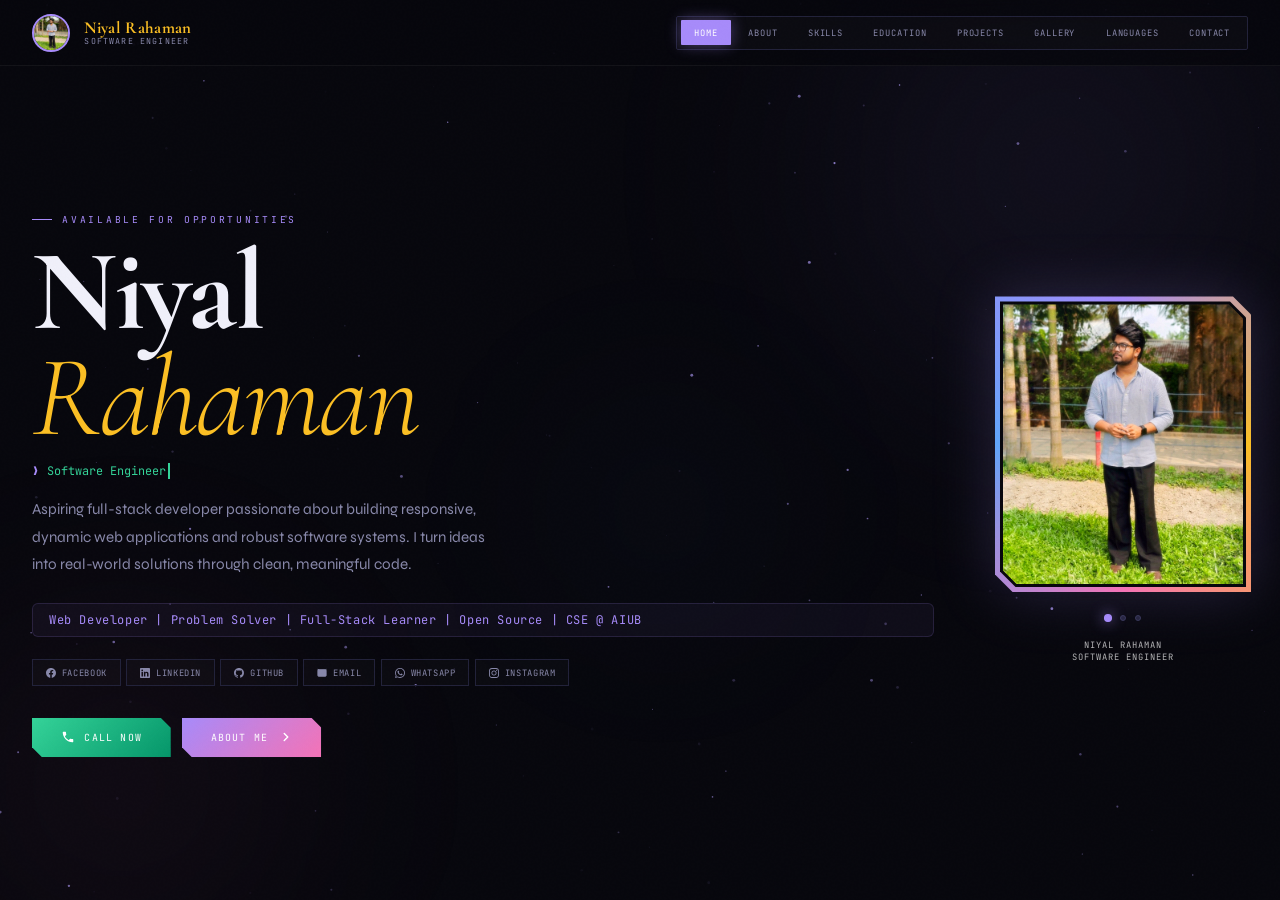
<file: index (3).html>
<!DOCTYPE html>
<html lang="en">
<head>
<meta charset="UTF-8">
<meta name="viewport" content="width=device-width, initial-scale=1.0, maximum-scale=1.0">
<title>Niyal Rahaman — Software Engineer</title>
<link href="https://fonts.googleapis.com/css2?family=Cormorant+Garamond:ital,wght@0,300;0,400;0,600;0,700;1,300;1,600&family=Syne:wght@400;500;600;700;800&family=JetBrains+Mono:wght@300;400;500&display=swap" rel="stylesheet">
<style>
:root{
  --bg:#07070d;--card:#141422;--border:#22223a;
  --accent:#a78bfa;--accent2:#f472b6;--gold:#fbbf24;
  --green:#34d399;--blue:#60a5fa;
  --text:#f0f0fa;--muted:#8888aa;--dim:#363655;
}
*,*::before,*::after{box-sizing:border-box;margin:0;padding:0}
html{scroll-behavior:smooth}
body{background:var(--bg);color:var(--text);font-family:'Syne',sans-serif;cursor:default;overflow-x:hidden}
::-webkit-scrollbar{width:4px}
::-webkit-scrollbar-track{background:var(--bg)}
::-webkit-scrollbar-thumb{background:var(--accent);border-radius:2px}
body::after{content:'';position:fixed;inset:0;background:url("data:image/svg+xml,%3Csvg viewBox='0 0 512 512' xmlns='http://www.w3.org/2000/svg'%3E%3Cfilter id='f'%3E%3CfeTurbulence type='fractalNoise' baseFrequency='0.75' numOctaves='4' stitchTiles='stitch'/%3E%3C/filter%3E%3Crect width='100%25' height='100%25' filter='url(%23f)' opacity='0.03'/%3E%3C/svg%3E");pointer-events:none;z-index:9000;opacity:.4}

/* BG */
.cosmos{position:fixed;inset:0;z-index:0;overflow:hidden}
.cosmos canvas{position:absolute;inset:0;width:100%;height:100%}
.orb{position:absolute;border-radius:50%;filter:blur(100px);pointer-events:none;animation:drift 22s ease-in-out infinite}
.o1{width:700px;height:700px;background:radial-gradient(circle,rgba(167,139,250,.09),transparent 70%);top:-20%;right:-10%;animation-duration:20s}
.o2{width:500px;height:500px;background:radial-gradient(circle,rgba(244,114,182,.07),transparent 70%);bottom:-15%;left:-10%;animation-duration:27s;animation-delay:-10s}
.o3{width:300px;height:300px;background:radial-gradient(circle,rgba(96,165,250,.06),transparent 70%);top:40%;left:40%;animation-duration:33s;animation-delay:-16s}
@keyframes drift{0%,100%{transform:translate(0,0) scale(1)}33%{transform:translate(30px,-20px) scale(1.05)}66%{transform:translate(-20px,30px) scale(.95)}}

/* HEADER */
header{position:fixed;top:0;left:0;right:0;z-index:700;background:rgba(7,7,13,.82);backdrop-filter:blur(30px);-webkit-backdrop-filter:blur(30px);border-bottom:1px solid rgba(255,255,255,.05)}
.header-inner{display:flex;align-items:center;justify-content:space-between;padding:.85rem 2rem;max-width:1400px;margin:0 auto}
.brand{display:flex;align-items:center;gap:.9rem;text-decoration:none;cursor:pointer}
.brand-photo{width:38px;height:38px;border-radius:50%;overflow:hidden;border:2px solid var(--accent);flex-shrink:0;background:var(--card)}
.brand-photo img{width:100%;height:100%;object-fit:cover;object-position:center top}
.brand-text-wrap{display:flex;flex-direction:column;line-height:1.15}
.brand-name{font-family:'Cormorant Garamond',serif;font-size:1.05rem;font-weight:700;color:var(--gold);letter-spacing:.02em}
.brand-role{font-family:'JetBrains Mono',monospace;font-size:.52rem;letter-spacing:.14em;text-transform:uppercase;color:var(--muted)}
.nav-pills{display:flex;gap:.2rem;background:rgba(255,255,255,.02);border:1px solid var(--border);padding:.2rem;border-radius:2px}
.npill{font-family:'JetBrains Mono',monospace;font-size:.55rem;letter-spacing:.1em;text-transform:uppercase;padding:.42rem .85rem;background:transparent;border:none;color:var(--muted);cursor:pointer;transition:all .2s;border-radius:1px;white-space:nowrap}
.npill.active{background:var(--accent);color:#fff;box-shadow:0 0 15px rgba(167,139,250,.4)}
.npill:not(.active):hover{color:var(--text);background:rgba(255,255,255,.05)}
.hamburger{display:none;flex-direction:column;gap:4px;background:none;border:none;cursor:pointer;padding:.4rem}
.hamburger span{display:block;width:22px;height:2px;background:var(--muted);transition:all .3s}
.mobile-nav{display:none;position:fixed;top:62px;left:0;right:0;background:rgba(7,7,13,.97);border-bottom:1px solid var(--border);z-index:699;flex-direction:column;padding:.5rem}
.mobile-nav.open{display:flex}
.mobile-nav .npill{padding:.65rem 1rem;border-radius:0;border-bottom:1px solid var(--border);text-align:left}
.mobile-nav .npill:last-child{border-bottom:none}

/* PAGE SYSTEM */
.pg{display:none;min-height:calc(100vh - 62px);margin-top:62px;position:relative;z-index:10}
.pg.active{display:block}
.pinner{max-width:1300px;margin:0 auto;padding:3rem 2rem 5rem}

/* TYPOGRAPHY */
.eyebrow{font-family:'JetBrains Mono',monospace;font-size:.6rem;letter-spacing:.28em;text-transform:uppercase;color:var(--accent);display:inline-flex;align-items:center;gap:.65rem;margin-bottom:.85rem}
.eyebrow::before{content:'';width:20px;height:1px;background:var(--accent)}
h2.ptitle{font-family:'Cormorant Garamond',serif;font-size:clamp(2rem,4.5vw,3.4rem);font-weight:600;line-height:1;margin-bottom:1.8rem}
h2.ptitle em{font-style:italic;color:var(--accent)}

/* BUTTONS */
.btn-next{display:inline-flex;align-items:center;gap:.65rem;padding:.8rem 1.8rem;background:linear-gradient(135deg,var(--accent),var(--accent2));color:#fff;font-family:'JetBrains Mono',monospace;font-size:.62rem;letter-spacing:.12em;text-transform:uppercase;border:none;cursor:pointer;transition:transform .22s,box-shadow .22s;box-shadow:0 0 30px rgba(167,139,250,.25);clip-path:polygon(0 0,calc(100% - 10px) 0,100% 10px,100% 100%,10px 100%,0 calc(100% - 10px));text-decoration:none}
.btn-next:hover{transform:translateY(-2px) scale(1.02);box-shadow:0 6px 40px rgba(167,139,250,.5)}
.btn-next svg{width:14px;height:14px;stroke:currentColor;fill:none;stroke-width:2.5;stroke-linecap:round;stroke-linejoin:round;transition:transform .2s}
.btn-next:hover svg{transform:translateX(3px)}
.btn-back{display:inline-flex;align-items:center;gap:.5rem;padding:.7rem 1.4rem;background:transparent;color:var(--muted);font-family:'JetBrains Mono',monospace;font-size:.6rem;letter-spacing:.1em;text-transform:uppercase;border:1px solid var(--border);cursor:pointer;transition:all .2s;clip-path:polygon(0 0,calc(100% - 8px) 0,100% 8px,100% 100%,8px 100%,0 calc(100% - 8px))}
.btn-back:hover{border-color:var(--accent);color:var(--accent)}
.btn-back svg{width:13px;height:13px;stroke:currentColor;fill:none;stroke-width:2.5;stroke-linecap:round;stroke-linejoin:round;transition:transform .2s}
.btn-back:hover svg{transform:translateX(-3px)}
.btn-row{display:flex;align-items:center;gap:.7rem;flex-wrap:wrap;margin-top:2rem}
.btn-call{display:inline-flex;align-items:center;gap:.6rem;padding:.8rem 1.8rem;background:linear-gradient(135deg,var(--green),#059669);color:#fff;font-family:'JetBrains Mono',monospace;font-size:.62rem;letter-spacing:.12em;text-transform:uppercase;border:none;cursor:pointer;transition:transform .22s,box-shadow .22s;box-shadow:0 0 25px rgba(52,211,153,.2);text-decoration:none;clip-path:polygon(0 0,calc(100% - 10px) 0,100% 10px,100% 100%,10px 100%,0 calc(100% - 10px))}
.btn-call:hover{transform:translateY(-2px);box-shadow:0 6px 35px rgba(52,211,153,.4)}
.btn-call svg{width:14px;height:14px;fill:currentColor}

/* ══ HOME ══ */
#pg-home .pinner{display:grid;grid-template-columns:1fr auto;gap:4rem;align-items:center;min-height:calc(100vh - 62px);padding-top:2rem;padding-bottom:2rem}
.reveal{opacity:0;transform:translateY(24px);transition:opacity .6s ease,transform .6s ease}
.reveal.in{opacity:1;transform:none}
h1.headline{font-family:'Cormorant Garamond',serif;font-size:clamp(4rem,9vw,8rem);font-weight:300;line-height:.92;letter-spacing:-.02em;margin-bottom:.7rem}
h1.headline .bold{font-weight:700;color:var(--text);display:block}
h1.headline .italic{font-style:italic;color:var(--gold);display:block}
.tw-wrap{font-family:'JetBrains Mono',monospace;font-size:.74rem;color:var(--green);display:flex;align-items:center;gap:.5rem;margin-bottom:.9rem}
.tw-wrap::before{content:'❯';color:var(--accent)}
#tw{border-right:2px solid var(--green);padding-right:2px;animation:bcaret .75s step-end infinite}
@keyframes bcaret{from,to{border-color:transparent}50%{border-color:var(--green)}}
.home-desc{font-size:.95rem;color:var(--muted);line-height:1.82;max-width:480px;margin:1.1rem 0 1.5rem}
.roles{font-family:'JetBrains Mono',monospace;font-size:.75rem;color:var(--accent);letter-spacing:.05em;margin-bottom:1.4rem;background:rgba(167,139,250,.05);padding:.5rem 1rem;border-radius:6px;border:1px solid rgba(167,139,250,.15)}
.socials{display:flex;flex-wrap:wrap;gap:.35rem;margin-bottom:1.6rem}
.soc{display:inline-flex;align-items:center;gap:.38rem;padding:.38rem .8rem;background:rgba(255,255,255,.02);border:1px solid var(--border);color:var(--muted);font-family:'JetBrains Mono',monospace;font-size:.55rem;letter-spacing:.07em;text-transform:uppercase;text-decoration:none;transition:all .2s}
.soc:hover{border-color:var(--accent);color:var(--text);background:rgba(167,139,250,.07);transform:translateY(-2px)}
.soc svg{width:10px;height:10px;fill:currentColor;flex-shrink:0}

/* PHOTO FRAME */
.home-right{display:flex;flex-direction:column;align-items:center;gap:1.1rem;flex-shrink:0}
.pframe{position:relative;width:250px;height:290px}
.pframe-border{position:absolute;inset:-3px;background:conic-gradient(from 0deg,var(--accent),var(--gold),var(--accent2),var(--blue),var(--accent));animation:spinB 5s linear infinite;z-index:0;clip-path:polygon(0 0,calc(100% - 18px) 0,100% 18px,100% 100%,18px 100%,0 calc(100% - 18px))}
@keyframes spinB{to{filter:hue-rotate(360deg)}}
.pframe-inner{position:absolute;inset:2px;background:var(--bg);z-index:1;clip-path:polygon(0 0,calc(100% - 16px) 0,100% 16px,100% 100%,16px 100%,0 calc(100% - 16px))}
.pframe-img{position:absolute;inset:5px;z-index:2;overflow:hidden;clip-path:polygon(0 0,calc(100% - 14px) 0,100% 14px,100% 100%,14px 100%,0 calc(100% - 14px));background:var(--card)}
.pframe-img::after{content:'';position:absolute;inset:0;background:linear-gradient(135deg,rgba(167,139,250,.07),transparent 50%,rgba(244,114,182,.04));pointer-events:none;z-index:3}
.photo-slider{position:relative;width:100%;height:100%}
.slide-img{position:absolute;inset:0;width:100%;height:100%;object-fit:cover;object-position:center top;display:block;filter:contrast(1.05) saturate(1.1);opacity:0;transition:opacity 1s ease}
.slide-img.active{opacity:1}
.slide-dots{display:flex;align-items:center;justify-content:center;gap:.55rem;margin-top:.5rem}
.sdot{width:6px;height:6px;border-radius:50%;background:var(--border);border:1px solid var(--dim);cursor:pointer;transition:background .3s,transform .3s,box-shadow .3s}
.sdot.active{background:var(--accent);border-color:var(--accent);transform:scale(1.35);box-shadow:0 0 10px rgba(167,139,250,.8)}
.pcaption{font-family:'JetBrains Mono',monospace;font-size:.55rem;letter-spacing:.12em;text-transform:uppercase;color:rgba(255,255,255,.7);text-align:center}

/* ══ ABOUT ══ */
.about-hero{background:linear-gradient(135deg,rgba(167,139,250,.05),rgba(244,114,182,.03));border:1px solid var(--border);padding:2rem;margin-bottom:2rem;display:flex;align-items:center;gap:1.5rem}
.about-hero-photo{width:80px;height:80px;border-radius:50%;overflow:hidden;border:2px solid var(--accent);flex-shrink:0}
.about-hero-photo img{width:100%;height:100%;object-fit:cover;object-position:center top}
.about-hero-text h3{font-family:'Cormorant Garamond',serif;font-size:1.6rem;font-weight:700;color:var(--text);margin-bottom:.2rem}
.about-hero-text p{font-family:'JetBrains Mono',monospace;font-size:.62rem;letter-spacing:.1em;color:var(--muted);text-transform:uppercase}
.about-grid{display:grid;grid-template-columns:3fr 2fr;gap:2.5rem;align-items:start}
.about-body p{color:var(--muted);line-height:1.85;margin-bottom:1.1rem;font-size:.94rem}
.about-body p strong{color:var(--text);font-weight:600}
.about-highlight{background:rgba(167,139,250,.06);border-left:3px solid var(--accent);padding:1rem 1.2rem;margin:1.2rem 0;font-family:'JetBrains Mono',monospace;font-size:.72rem;color:var(--accent);letter-spacing:.04em;line-height:1.6}
.info-stack{display:flex;flex-direction:column;gap:.5rem}
.ii{display:flex;align-items:flex-start;gap:.75rem;padding:.75rem .95rem;background:var(--card);border:1px solid var(--border);border-left:2px solid var(--accent);transition:border-left-color .2s,transform .2s}
.ii:hover{border-left-color:var(--accent2);transform:translateX(3px)}
.ii-ico{font-size:.85rem;flex-shrink:0;margin-top:.1rem}
.ii-lbl{font-family:'JetBrains Mono',monospace;font-size:.52rem;letter-spacing:.12em;text-transform:uppercase;color:var(--dim);margin-bottom:.1rem}
.ii-v{font-size:.82rem;color:var(--text)}
.ii-v a{color:var(--accent);text-decoration:none}
.ii-v a:hover{text-decoration:underline}

/* ══ SKILLS ══ */
.sk-layout{display:grid;grid-template-columns:1fr 1fr;gap:2rem;align-items:start}
.sk-group-title{font-family:'JetBrains Mono',monospace;font-size:.6rem;letter-spacing:.2em;text-transform:uppercase;color:var(--accent);margin-bottom:.8rem;padding-bottom:.4rem;border-bottom:1px solid var(--border)}
.sk-grid{display:grid;grid-template-columns:1fr 1fr;gap:.7rem;margin-bottom:1.5rem}
.sk{background:var(--card);border:1px solid var(--border);padding:1.2rem;position:relative;overflow:hidden;transition:transform .2s,border-color .2s,box-shadow .2s;clip-path:polygon(0 0,calc(100% - 10px) 0,100% 10px,100% 100%,0 100%)}
.sk::after{content:'';position:absolute;top:0;left:0;right:0;height:1.5px;background:linear-gradient(90deg,var(--accent),var(--accent2));transform:scaleX(0);transition:transform .3s;transform-origin:left}
.sk:hover{transform:translateY(-2px);border-color:var(--dim);box-shadow:0 4px 20px rgba(167,139,250,.1)}
.sk:hover::after{transform:scaleX(1)}
.sk-ico{font-size:1.3rem;margin-bottom:.55rem}
.sk h3{font-family:'Syne',sans-serif;font-size:.82rem;font-weight:700;color:var(--gold);margin-bottom:.3rem}
.sk-tags{display:flex;flex-wrap:wrap;gap:.22rem;margin-top:.5rem}
.tag{font-family:'JetBrains Mono',monospace;font-size:.5rem;letter-spacing:.05em;padding:.16rem .5rem;background:rgba(167,139,250,.07);border:1px solid rgba(167,139,250,.17);color:var(--accent)}
.prof-panel{background:var(--card);border:1px solid var(--border);padding:1.4rem}
.prof-panel .sk-group-title{margin-bottom:1rem}
.prog-item{margin-bottom:.75rem}
.prog-top{display:flex;justify-content:space-between;font-family:'JetBrains Mono',monospace;font-size:.58rem;color:var(--muted);margin-bottom:.28rem}
.prog-bar{height:2px;background:var(--border);overflow:hidden}
.prog-fill{height:100%;background:linear-gradient(90deg,var(--accent),var(--accent2));transform:scaleX(0);transform-origin:left;transition:transform .9s cubic-bezier(.25,.46,.45,.94)}
.prog-fill.go{transform:scaleX(1)}

/* ══ EDUCATION ══ */
.edu-layout{display:grid;grid-template-columns:1fr 1fr;gap:2.5rem}
.edu-line{position:relative;padding-left:2rem}
.edu-line::before{content:'';position:absolute;left:0;top:10px;bottom:0;width:1px;background:linear-gradient(var(--accent),var(--dim) 80%,transparent)}
.edu-card{position:relative;padding-bottom:2rem;padding-right:120px}
.edu-card:last-child{padding-bottom:0}
.edu-dot{position:absolute;left:-2.38rem;top:8px;width:9px;height:9px;background:var(--accent);border-radius:50%;box-shadow:0 0 12px rgba(167,139,250,.8);border:2px solid var(--bg)}
.edu-img{position:absolute;right:0;top:10px;width:100px;height:75px;border-radius:6px;overflow:hidden;border:1px solid var(--border)}
.edu-img img{width:100%;height:100%;object-fit:cover;display:block}
.edu-yr{font-family:'JetBrains Mono',monospace;font-size:.58rem;letter-spacing:.14em;color:var(--accent2);text-transform:uppercase;margin-bottom:.22rem}
.edu-title{font-family:'Cormorant Garamond',serif;font-size:1.2rem;font-weight:700;color:var(--text);line-height:1.2;margin-bottom:.2rem}
.edu-place{font-size:.84rem;font-weight:600;margin-bottom:.1rem}
.edu-place a{color:var(--gold);text-decoration:none}
.edu-place a:hover{text-decoration:underline}
.edu-place span{color:var(--gold)}
.edu-sub{color:var(--muted);font-size:.75rem;font-family:'JetBrains Mono',monospace}
.cert-box{background:var(--card);border:1px solid var(--border);padding:1.3rem}
.cert-box-title{font-family:'JetBrains Mono',monospace;font-size:.58rem;letter-spacing:.2em;text-transform:uppercase;color:var(--accent);margin-bottom:.9rem}
.cert-item{display:flex;align-items:center;gap:.65rem;padding:.55rem 0;border-bottom:1px solid var(--border)}
.cert-item:last-child{border-bottom:none}
.cert-ico{font-size:.95rem}
.cert-name{font-size:.8rem;color:var(--text);font-weight:500;line-height:1.2}
.cert-dept{font-family:'Syne',sans-serif;font-size:.65rem;color:var(--muted);line-height:1.4;margin-top:.06rem}

/* ══ PROJECTS ══ */
.proj-grid{display:grid;grid-template-columns:repeat(auto-fill,minmax(280px,1fr));gap:1rem;margin-bottom:1.5rem}
.proj-card{background:var(--card);border:1px solid var(--border);padding:1.5rem;position:relative;overflow:hidden;transition:transform .2s,box-shadow .2s,border-color .2s;display:flex;flex-direction:column;clip-path:polygon(0 0,calc(100% - 14px) 0,100% 14px,100% 100%,14px 100%,0 calc(100% - 14px))}
.proj-card::before{content:'';position:absolute;top:0;left:0;right:0;height:1px;background:linear-gradient(90deg,transparent,var(--accent),var(--accent2),transparent);opacity:0;transition:opacity .3s}
.proj-card:hover{transform:translateY(-4px);box-shadow:0 12px 45px rgba(0,0,0,.5);border-color:rgba(167,139,250,.28)}
.proj-card:hover::before{opacity:1}
.proj-num{font-family:'JetBrains Mono',monospace;font-size:.52rem;letter-spacing:.14em;color:var(--dim);margin-bottom:.55rem}
.proj-icon{font-size:1.7rem;margin-bottom:.6rem}
.proj-title{font-family:'Cormorant Garamond',serif;font-size:1.15rem;font-weight:700;color:var(--text);line-height:1.2;margin-bottom:.38rem}
.proj-desc{color:var(--muted);font-size:.79rem;line-height:1.6;flex:1;margin-bottom:.85rem}
.proj-stack{display:flex;flex-wrap:wrap;gap:.22rem;margin-top:auto}
.p-tag{font-family:'JetBrains Mono',monospace;font-size:.5rem;letter-spacing:.05em;padding:.16rem .5rem;border:1px solid}
.p-tag.cs{border-color:rgba(167,139,250,.4);color:var(--accent);background:rgba(167,139,250,.06)}
.p-tag.java{border-color:rgba(251,191,36,.4);color:var(--gold);background:rgba(251,191,36,.05)}
.p-tag.web{border-color:rgba(96,165,250,.4);color:var(--blue);background:rgba(96,165,250,.05)}
.gh-banner{display:flex;align-items:center;justify-content:space-between;gap:1rem;background:rgba(167,139,250,.05);border:1px solid rgba(167,139,250,.18);padding:.9rem 1.3rem;flex-wrap:wrap}
.gh-banner-text h4{font-family:'Cormorant Garamond',serif;font-size:1.05rem;font-weight:700;color:var(--text);margin-bottom:.15rem}
.gh-banner-text p{font-family:'JetBrains Mono',monospace;font-size:.57rem;color:var(--muted)}
.gh-btn{display:inline-flex;align-items:center;gap:.45rem;padding:.55rem 1.2rem;background:var(--card);border:1px solid var(--border);color:var(--text);font-family:'JetBrains Mono',monospace;font-size:.58rem;letter-spacing:.1em;text-transform:uppercase;text-decoration:none;transition:all .2s;white-space:nowrap}
.gh-btn:hover{border-color:var(--accent);color:var(--accent);transform:translateY(-2px)}
.gh-btn svg{width:13px;height:13px;fill:currentColor}

/* ══ LANG ══ */
.lang-grid{display:grid;grid-template-columns:repeat(auto-fill,minmax(260px,1fr));gap:1rem;margin-bottom:1.5rem}
.lang-card{background:var(--card);border:1px solid var(--border);padding:1.8rem;position:relative;overflow:hidden;clip-path:polygon(0 0,calc(100% - 14px) 0,100% 14px,100% 100%,0 100%);transition:transform .2s,border-color .2s}
.lang-card:hover{transform:translateY(-3px);border-color:var(--accent)}
.lang-flag{font-size:2.8rem;margin-bottom:.9rem;display:block}
.lang-name{font-family:'Cormorant Garamond',serif;font-size:1.7rem;font-weight:700;color:var(--text);margin-bottom:.25rem}
.lang-level{font-family:'JetBrains Mono',monospace;font-size:.58rem;letter-spacing:.14em;text-transform:uppercase;color:var(--accent);margin-bottom:.9rem}
.lang-bar-wrap{height:2px;background:var(--border);margin-bottom:.55rem;overflow:hidden}
.lang-bar{height:100%;transform:scaleX(0);transform-origin:left;transition:transform 1s ease .4s}
.lang-bar.go{transform:scaleX(1)}
.lang-desc{font-family:'JetBrains Mono',monospace;font-size:.58rem;color:var(--muted);line-height:1.7}

/* ══ CONTACT ══ */
.contact-layout{display:grid;grid-template-columns:1fr 1fr;gap:2rem;align-items:start}
.contact-intro{color:var(--muted);font-size:.92rem;line-height:1.8;margin-bottom:1.5rem}
.c-grid{display:grid;grid-template-columns:1fr 1fr;gap:.6rem;margin-bottom:1.5rem}
.clink{display:flex;align-items:center;gap:.8rem;padding:.82rem .95rem;background:var(--card);border:1px solid var(--border);text-decoration:none;color:var(--text);transition:border-color .2s,transform .2s;clip-path:polygon(0 0,calc(100% - 8px) 0,100% 8px,100% 100%,0 100%)}
.clink:hover{border-color:var(--accent);transform:translateX(4px)}
.clink.static{pointer-events:none}
.ci{font-size:1rem;flex-shrink:0}
.cl{font-family:'JetBrains Mono',monospace;font-size:.52rem;letter-spacing:.1em;text-transform:uppercase;color:var(--dim);display:block;margin-bottom:.08rem}
.cv{font-size:.8rem;color:var(--text);word-break:break-all}
.contact-right{display:flex;flex-direction:column;gap:1.2rem}
.cta-box{background:linear-gradient(135deg,rgba(167,139,250,.06),rgba(244,114,182,.03));border:1px solid rgba(167,139,250,.15);padding:1.6rem;margin-bottom:1.2rem}
.cta-box h3{font-family:'Cormorant Garamond',serif;font-size:1.5rem;font-weight:700;color:var(--text);margin-bottom:.4rem}
.cta-box p{color:var(--muted);font-size:.8rem;line-height:1.6;margin-bottom:1rem}
.cta-btn{display:inline-flex;align-items:center;gap:.5rem;padding:.7rem 1.5rem;background:linear-gradient(135deg,var(--accent),var(--accent2));color:#fff;font-family:'JetBrains Mono',monospace;font-size:.6rem;letter-spacing:.1em;text-transform:uppercase;text-decoration:none;transition:transform .2s,box-shadow .2s;box-shadow:0 0 22px rgba(167,139,250,.25);cursor:pointer}
.cta-btn:hover{transform:scale(1.03);box-shadow:0 4px 30px rgba(167,139,250,.45)}
.qform{background:var(--card);border:1px solid var(--border);padding:1.5rem}
.qform-title{font-family:'Cormorant Garamond',serif;font-size:1.3rem;font-weight:700;color:var(--text);margin-bottom:.3rem}
.qform-note{font-family:'JetBrains Mono',monospace;font-size:.52rem;letter-spacing:.06em;margin-bottom:1.1rem;line-height:1.6;padding:.5rem .7rem;background:rgba(251,191,36,.04);border:1px solid rgba(251,191,36,.12);color:rgba(251,191,36,.7)}
.qform input,.qform textarea{width:100%;background:var(--bg);border:1px solid var(--border);color:var(--text);font-family:'Syne',sans-serif;font-size:.85rem;padding:.65rem .85rem;margin-bottom:.7rem;outline:none;transition:border-color .2s;border-radius:0}
.qform input:focus,.qform textarea:focus{border-color:var(--accent)}
.qform input::placeholder,.qform textarea::placeholder{color:var(--dim);font-size:.8rem}
.qform textarea{height:90px;resize:vertical}
.qform-btn{width:100%;padding:.72rem;background:linear-gradient(135deg,var(--accent),var(--accent2));color:#fff;font-family:'JetBrains Mono',monospace;font-size:.62rem;letter-spacing:.14em;text-transform:uppercase;border:none;cursor:pointer;transition:opacity .2s,transform .2s;clip-path:polygon(0 0,calc(100% - 8px) 0,100% 8px,100% 100%,8px 100%,0 calc(100% - 8px))}
.qform-btn:hover{opacity:.9;transform:translateY(-1px)}
.qform-row{display:grid;grid-template-columns:1fr 1fr;gap:.6rem}

/* ══ FOOTER ══ */
.footer-grand{border-top:1px solid var(--border);margin-top:3rem;padding-top:2.5rem}
.footer-top{display:grid;grid-template-columns:1fr auto 1fr;align-items:center;gap:2rem;margin-bottom:1.8rem;padding-bottom:1.8rem;border-bottom:1px solid var(--border)}
.footer-sig-name{font-family:'Cormorant Garamond',serif;font-size:2.8rem;font-weight:700;font-style:italic;color:var(--gold);line-height:1;display:block}
.footer-sig-title{font-family:'JetBrains Mono',monospace;font-size:.58rem;letter-spacing:.22em;text-transform:uppercase;color:var(--muted);display:block;margin-top:.3rem}
.footer-center-el{display:flex;flex-direction:column;align-items:center;gap:.5rem}
.footer-glow-dot{width:10px;height:10px;background:var(--accent);border-radius:50%;box-shadow:0 0 25px rgba(167,139,250,1),0 0 50px rgba(167,139,250,.5);animation:gdot 2s ease-in-out infinite}
@keyframes gdot{0%,100%{opacity:1;box-shadow:0 0 25px rgba(167,139,250,1),0 0 50px rgba(167,139,250,.5)}50%{opacity:.15;box-shadow:none}}
.footer-social-links{display:flex;flex-direction:column;align-items:flex-end;gap:.5rem}
.f-link{display:inline-flex;align-items:center;gap:.45rem;padding:.48rem 1.1rem;background:rgba(255,255,255,.02);border:1px solid var(--border);color:var(--muted);font-family:'JetBrains Mono',monospace;font-size:.56rem;letter-spacing:.09em;text-transform:uppercase;text-decoration:none;transition:all .2s}
.f-link:hover{border-color:var(--accent);color:var(--accent);transform:translateX(-3px)}
.f-link svg{width:12px;height:12px;fill:currentColor}
.footer-bottom{display:flex;justify-content:space-between;align-items:center;flex-wrap:wrap;gap:.5rem}
.footer-copy{font-family:'JetBrains Mono',monospace;font-size:.55rem;color:rgba(255,255,255,.7);letter-spacing:.07em}
.footer-copy a{color:var(--accent);text-decoration:none}
.footer-rights{font-family:'JetBrains Mono',monospace;font-size:.45rem;color:rgba(255,255,255,.5);letter-spacing:.07em}

/* ═══════════════════════════════════════
   ULTRA PREMIUM ANIMATIONS
═══════════════════════════════════════ */

/* ── Keyframes ── */
@keyframes fadeUp        {from{opacity:0;transform:translateY(40px)}to{opacity:1;transform:translateY(0)}}
@keyframes fadeDown      {from{opacity:0;transform:translateY(-30px)}to{opacity:1;transform:translateY(0)}}
@keyframes fadeLeft      {from{opacity:0;transform:translateX(-50px)}to{opacity:1;transform:translateX(0)}}
@keyframes fadeRight     {from{opacity:0;transform:translateX(50px)}to{opacity:1;transform:translateX(0)}}
@keyframes zoomIn        {from{opacity:0;transform:scale(.75)}to{opacity:1;transform:scale(1)}}
@keyframes zoomOut       {from{opacity:0;transform:scale(1.25)}to{opacity:1;transform:scale(1)}}
@keyframes flipX         {from{opacity:0;transform:perspective(800px) rotateX(-35deg) translateY(20px)}to{opacity:1;transform:perspective(800px) rotateX(0) translateY(0)}}
@keyframes flipY         {from{opacity:0;transform:perspective(800px) rotateY(-35deg)}to{opacity:1;transform:perspective(800px) rotateY(0)}}
@keyframes rotateIn      {from{opacity:0;transform:rotate(-12deg) scale(.85)}to{opacity:1;transform:rotate(0) scale(1)}}
@keyframes bounceIn      {0%{opacity:0;transform:scale(.5)}60%{opacity:1;transform:scale(1.08)}80%{transform:scale(.96)}100%{transform:scale(1)}}
@keyframes slideUpBounce {0%{opacity:0;transform:translateY(50px)}65%{transform:translateY(-8px)}82%{transform:translateY(4px)}100%{opacity:1;transform:translateY(0)}}
@keyframes glowPulse     {0%,100%{box-shadow:0 0 0 0 rgba(167,139,250,0)}50%{box-shadow:0 0 35px 10px rgba(167,139,250,.22)}}
@keyframes shimmer       {0%{background-position:-250% center}100%{background-position:250% center}}
@keyframes float         {0%,100%{transform:translateY(0)}50%{transform:translateY(-10px)}}
@keyframes float2        {0%,100%{transform:translateY(0) rotate(0deg)}50%{transform:translateY(-7px) rotate(.6deg)}}
@keyframes scanLine      {0%{transform:translateX(-100%)}100%{transform:translateX(120%)}}
@keyframes lineGrow      {from{transform:scaleX(0);opacity:0}to{transform:scaleX(1);opacity:1}}
@keyframes spinGlow      {to{filter:hue-rotate(360deg)}}
@keyframes ripple        {0%{transform:scale(0);opacity:.6}100%{transform:scale(2.5);opacity:0}}
@keyframes textGlow      {0%,100%{text-shadow:0 0 0 transparent}50%{text-shadow:0 0 20px rgba(167,139,250,.6)}}
@keyframes borderPulse   {0%,100%{border-color:var(--border)}50%{border-color:var(--accent)}}
@keyframes countUp       {from{opacity:0;transform:translateY(10px) scale(.9)}to{opacity:1;transform:none}}
@keyframes gdot          {0%,100%{opacity:1;box-shadow:0 0 25px rgba(167,139,250,1),0 0 50px rgba(167,139,250,.5)}50%{opacity:.15;box-shadow:none}}
@keyframes bcaret        {from,to{border-color:transparent}50%{border-color:var(--green)}}
@keyframes spinB         {to{filter:hue-rotate(360deg)}}
@keyframes drift         {0%,100%{transform:translate(0,0) scale(1)}33%{transform:translate(30px,-20px) scale(1.05)}66%{transform:translate(-20px,30px) scale(.95)}}

/* ── Page enter classes ── */
.pg.active .pe-up      {animation:fadeUp       .65s cubic-bezier(.22,.68,0,1.2) both}
.pg.active .pe-down    {animation:fadeDown     .55s cubic-bezier(.22,.68,0,1.2) both}
.pg.active .pe-left    {animation:fadeLeft     .65s cubic-bezier(.22,.68,0,1.2) both}
.pg.active .pe-right   {animation:fadeRight    .65s cubic-bezier(.22,.68,0,1.2) both}
.pg.active .pe-zoom    {animation:zoomIn       .6s  cubic-bezier(.22,.68,0,1.2) both}
.pg.active .pe-zoomout {animation:zoomOut      .6s  cubic-bezier(.22,.68,0,1.2) both}
.pg.active .pe-flipx   {animation:flipX        .7s  cubic-bezier(.22,.68,0,1.2) both}
.pg.active .pe-flipy   {animation:flipY        .7s  cubic-bezier(.22,.68,0,1.2) both}
.pg.active .pe-rotate  {animation:rotateIn     .65s cubic-bezier(.22,.68,0,1.2) both}
.pg.active .pe-bounce  {animation:bounceIn     .8s  cubic-bezier(.22,.68,0,1.2) both}
.pg.active .pe-slidebounce{animation:slideUpBounce .75s cubic-bezier(.22,.68,0,1.2) both}

/* ── OLD class aliases (backward compat) ── */
.pg.active .page-enter       {animation:fadeUp   .65s cubic-bezier(.22,.68,0,1.2) both}
.pg.active .page-enter-left  {animation:fadeLeft .65s cubic-bezier(.22,.68,0,1.2) both}
.pg.active .page-enter-right {animation:fadeRight.65s cubic-bezier(.22,.68,0,1.2) both}
.pg.active .page-enter-zoom  {animation:zoomIn   .6s  cubic-bezier(.22,.68,0,1.2) both}
.pg.active .page-enter-flip  {animation:flipX    .7s  cubic-bezier(.22,.68,0,1.2) both}
.pg.active .page-enter-flipy {animation:flipY    .7s  cubic-bezier(.22,.68,0,1.2) both}
.pg.active .page-enter-down  {animation:fadeDown .55s cubic-bezier(.22,.68,0,1.2) both}
.pg.active .page-enter-bounce{animation:bounceIn .8s  cubic-bezier(.22,.68,0,1.2) both}
.pg.active .page-enter-rotate{animation:rotateIn .65s cubic-bezier(.22,.68,0,1.2) both}
.pg.active .page-enter-slidebounce{animation:slideUpBounce .75s cubic-bezier(.22,.68,0,1.2) both}

/* ── Stagger delays ── */
.d1{animation-delay:.04s}.d2{animation-delay:.10s}.d3{animation-delay:.16s}
.d4{animation-delay:.22s}.d5{animation-delay:.28s}.d6{animation-delay:.34s}
.d7{animation-delay:.40s}.d8{animation-delay:.46s}.d9{animation-delay:.52s}

/* ── HEADER ── */
header{transition:box-shadow .3s}
header:hover{box-shadow:0 4px 40px rgba(167,139,250,.08)}
.brand-photo{transition:transform .3s cubic-bezier(.34,1.56,.64,1),box-shadow .3s}
.brand-photo:hover{transform:scale(1.12);box-shadow:0 0 20px rgba(167,139,250,.5)}
.npill{position:relative;overflow:hidden}
.npill::after{content:'';position:absolute;inset:0;background:rgba(167,139,250,.12);transform:scaleX(0);transform-origin:left;transition:transform .2s}
.npill:hover::after{transform:scaleX(1)}

/* ── HOME ── */
.reveal{opacity:0;transform:translateY(28px);transition:opacity .65s ease,transform .65s ease}
.reveal.in{opacity:1;transform:none}
h1.headline{line-height:.92}
h1.headline .bold{display:block}
h1.headline .italic{display:block}
/* Glowing name on hover */
h1.headline:hover .italic{animation:textGlow 1.5s ease-in-out infinite}
/* Socials hover lift with glow */
.soc{transition:all .25s cubic-bezier(.34,1.56,.64,1)}
.soc:hover{transform:translateY(-4px) scale(1.06);box-shadow:0 6px 20px rgba(167,139,250,.2)}
/* Floating tags */
.roles{animation:borderPulse 3s ease-in-out infinite}
/* Photo frame */
.pframe-border{animation:spinB 5s linear infinite}
.pframe{filter:drop-shadow(0 0 30px rgba(167,139,250,.2))}
.pframe:hover{filter:drop-shadow(0 0 50px rgba(167,139,250,.4))}
.slide-img{transition:opacity 1s ease}

/* ── ABOUT ── */
.about-hero{animation:glowPulse 3.5s ease-in-out infinite}
.about-hero-photo{animation:float 4s ease-in-out infinite}
.about-highlight{position:relative;overflow:hidden}
.about-highlight::after{content:'';position:absolute;inset:0;background:linear-gradient(90deg,transparent,rgba(167,139,250,.08),transparent);transform:translateX(-120%);animation:scanLine 3.5s ease-in-out infinite 0.5s}
/* Info items staggered hover */
.ii{transition:border-left-color .25s,transform .3s cubic-bezier(.34,1.56,.64,1),box-shadow .25s}
.ii:hover{transform:translateX(8px) scale(1.01);box-shadow:4px 0 20px rgba(167,139,250,.12)}
/* Cert items */
.cert-item{transition:background .2s,padding .2s}
.cert-item:hover{background:rgba(167,139,250,.04);padding-left:.5rem}

/* ── SKILLS ── */
.sk{position:relative;overflow:hidden;transition:transform .3s cubic-bezier(.34,1.56,.64,1),border-color .3s,box-shadow .3s}
.sk::before{content:'';position:absolute;inset:0;background:linear-gradient(105deg,transparent 30%,rgba(167,139,250,.12) 50%,transparent 70%);background-size:300% 100%;opacity:0;transition:opacity .3s}
.sk:hover{transform:translateY(-5px) scale(1.03);border-color:rgba(167,139,250,.4);box-shadow:0 10px 40px rgba(167,139,250,.15)}
.sk:hover::before{opacity:1;animation:shimmer 1s ease}
.sk-ico{display:inline-block;animation:float2 3.5s ease-in-out infinite;transition:transform .3s}
.sk:hover .sk-ico{animation:bounceIn .5s ease forwards}
/* Progress bars */
.prog-fill{transition:transform 1s cubic-bezier(.25,.46,.45,.94)}
.prog-bar{position:relative;overflow:hidden}
.prog-bar::after{content:'';position:absolute;inset:0;background:linear-gradient(90deg,transparent,rgba(255,255,255,.15),transparent);transform:translateX(-100%);animation:shimmer 2.5s ease-in-out infinite 1.5s}

/* ── EDUCATION ── */
.edu-dot{animation:glowPulse 2.2s ease-in-out infinite}
.edu-card{transition:transform .3s cubic-bezier(.34,1.56,.64,1)}
.edu-card:hover{transform:translateX(8px)}
.edu-card:hover .edu-title{color:var(--accent);transition:color .3s}
.edu-img{transition:transform .4s ease,box-shadow .4s}
.edu-card:hover .edu-img{transform:scale(1.04);box-shadow:0 8px 30px rgba(0,0,0,.4)}
/* Timeline line glow */
.edu-line::before{background:linear-gradient(var(--accent),rgba(167,139,250,.3),transparent);animation:lineGrow .8s ease forwards}

/* ── PROJECTS ── */
.proj-card{transition:transform .3s cubic-bezier(.34,1.56,.64,1),box-shadow .3s,border-color .3s}
.proj-card::after{content:'';position:absolute;inset:0;background:linear-gradient(105deg,transparent 30%,rgba(167,139,250,.08) 50%,transparent 70%);background-size:300% 100%;opacity:0;pointer-events:none}
.proj-card:hover{transform:translateY(-8px) scale(1.02);box-shadow:0 20px 60px rgba(0,0,0,.6);border-color:rgba(167,139,250,.35)}
.proj-card:hover::after{opacity:1;animation:shimmer .8s ease}
.proj-icon{display:inline-block;transition:transform .4s cubic-bezier(.34,1.56,.64,1)}
.proj-card:hover .proj-icon{transform:scale(1.35) rotate(-8deg)}
.proj-num{animation:countUp .5s ease both}
/* GH banner */
.gh-banner{transition:background .3s,border-color .3s}
.gh-banner:hover{background:rgba(167,139,250,.08);border-color:rgba(167,139,250,.3)}
.gh-btn{transition:all .3s cubic-bezier(.34,1.56,.64,1)}
.gh-btn:hover{transform:translateY(-3px) scale(1.04)}

/* ── GALLERY ── */
.gbox{transition:transform .35s cubic-bezier(.34,1.56,.64,1),box-shadow .35s,border-color .35s}
.gbox:hover{transform:translateY(-8px) scale(1.015);box-shadow:0 24px 70px rgba(0,0,0,.65);border-color:rgba(167,139,250,.35)}
.gbox-title{transition:color .25s}
.gbox:hover .gbox-title{color:var(--accent)}
.gslider-img{transition:opacity .7s ease,transform .7s ease}
.gslider-img.active{transform:scale(1.02)}
.gdot{transition:background .25s,transform .25s,box-shadow .25s}
.gdot.active{box-shadow:0 0 12px rgba(167,139,250,.9)}
/* Glow on hover over slider */
.gslider::after{content:'';position:absolute;inset:0;background:linear-gradient(to bottom,transparent 60%,rgba(7,7,13,.7));pointer-events:none;z-index:1}
.gmeta{transition:all .2s cubic-bezier(.34,1.56,.64,1)}
.gmeta:hover{background:rgba(167,139,250,.18);transform:scale(1.08)}

/* ── LANGUAGE ── */
.lang-card{transition:transform .35s cubic-bezier(.34,1.56,.64,1),border-color .35s,box-shadow .35s}
.lang-card:hover{transform:translateY(-8px) scale(1.02);box-shadow:0 20px 60px rgba(0,0,0,.5)}
.lang-flag{display:inline-block;animation:float2 4s ease-in-out infinite;transition:transform .3s}
.lang-card:hover .lang-flag{animation:bounceIn .5s ease forwards}
.lang-bar{transition:transform 1.1s cubic-bezier(.25,.46,.45,.94)}
.lang-bar-wrap{position:relative;overflow:hidden}
.lang-bar-wrap::after{content:'';position:absolute;inset:0;background:linear-gradient(90deg,transparent,rgba(255,255,255,.2),transparent);transform:translateX(-100%);animation:shimmer 2.5s ease-in-out infinite 2s}

/* ── CONTACT ── */
.clink{transition:border-color .25s,transform .3s cubic-bezier(.34,1.56,.64,1),box-shadow .25s,background .25s}
.clink:hover{box-shadow:6px 0 25px rgba(167,139,250,.15);background:rgba(167,139,250,.04)}
/* CTA box */
.cta-box{transition:box-shadow .3s,border-color .3s}
.cta-box:hover{box-shadow:0 0 40px rgba(167,139,250,.15);border-color:rgba(167,139,250,.3)}
/* Form inputs */
.qform input,.qform textarea{transition:border-color .25s,box-shadow .25s}
.qform input:focus,.qform textarea:focus{box-shadow:0 0 20px rgba(167,139,250,.15)}
/* Buttons */
.btn-next{transition:transform .25s cubic-bezier(.34,1.56,.64,1),box-shadow .25s}
.btn-next:hover{transform:translateY(-3px) scale(1.04)}
.btn-call{transition:transform .25s cubic-bezier(.34,1.56,.64,1),box-shadow .25s}
.btn-call:hover{transform:translateY(-3px) scale(1.04)}
/* Ripple on btn-next */
.btn-next{position:relative;overflow:hidden}
.btn-next::after{content:'';position:absolute;width:100%;height:100%;top:0;left:0;background:radial-gradient(circle,rgba(255,255,255,.2),transparent);transform:scale(0);opacity:0;transition:transform .5s,opacity .5s}
.btn-next:active::after{transform:scale(2);opacity:0;transition:0s}

/* ── FOOTER ── */
.footer-glow-dot{animation:gdot 2s ease-in-out infinite}
.f-link{transition:all .3s cubic-bezier(.34,1.56,.64,1)}
.f-link:hover{transform:translateX(-6px) scale(1.04);border-color:var(--accent);color:var(--accent)}
.footer-sig-name{animation:textGlow 4s ease-in-out infinite 2s}

/* ── EYEBROW line grow ── */
.eyebrow::before{transform-origin:left;animation:lineGrow .6s ease forwards}

/* ── ANIMATE-IN utility ── */
.anim-item{opacity:0;transform:translateY(20px);transition:opacity .48s ease,transform .48s cubic-bezier(.22,.68,0,1.2)}

/* ── RESPONSIVE ── */
@media(max-width:1024px){
  #pg-home .pinner{grid-template-columns:1fr;gap:2.5rem;justify-items:center}
  #pg-home .home-left{text-align:left;width:100%}
  .home-right{order:-1}
  .about-grid,.sk-layout,.edu-layout,.contact-layout{grid-template-columns:1fr}
  .footer-top{grid-template-columns:1fr;text-align:center}
  .footer-social-links{align-items:center}
}
@media(max-width:768px){
  .nav-pills{display:none}
  .hamburger{display:flex}
  .sk-grid{grid-template-columns:1fr}
  .lang-grid{grid-template-columns:1fr}
  .c-grid{grid-template-columns:1fr}
  .qform-row{grid-template-columns:1fr}
  .pframe{width:200px;height:240px}
  .footer-bottom{flex-direction:column;text-align:center;gap:.5rem}
  .edu-card{padding-right:0;padding-bottom:2rem}
  .edu-img{position:static;width:100%;height:140px;margin-bottom:.75rem;border-radius:6px}
  .edu-dot{top:8px}
  /* Mobile: reduce bounce animation strength */
  .soc:hover{transform:translateY(-2px) scale(1.04)}
  .sk:hover{transform:translateY(-3px) scale(1.01)}
  .proj-card:hover{transform:translateY(-4px) scale(1.01)}
}
@media(max-width:480px){
  .pinner{padding:2rem 1.2rem 4rem}
  h1.headline{font-size:2.8rem}
  h2.ptitle{font-size:1.8rem}
  .proj-grid{grid-template-columns:1fr}
}

/* ══ GALLERY PAGE ══ */
.gallery-intro{color:var(--muted);font-size:.94rem;line-height:1.8;max-width:700px;margin-bottom:2.5rem}
.gallery-intro span{color:var(--accent);font-weight:600}
.gallery-grid{display:grid;grid-template-columns:repeat(auto-fill,minmax(300px,1fr));gap:1.5rem}
.gbox{background:var(--card);border:1px solid var(--border);overflow:hidden;position:relative;clip-path:polygon(0 0,calc(100% - 14px) 0,100% 14px,100% 100%,14px 100%,0 calc(100% - 14px))}
.gbox::before{content:'';position:absolute;top:0;left:0;right:0;height:1px;background:linear-gradient(90deg,transparent,var(--accent),var(--accent2),transparent);opacity:0;transition:opacity .3s;z-index:4}
.gbox:hover::before{opacity:1}
.gslider{position:relative;width:100%;height:220px;overflow:hidden;background:var(--bg)}
.gslider-img{position:absolute;inset:0;width:100%;height:100%;object-fit:cover;opacity:0}
.gslider-img.active{opacity:1}
.gslider-count{position:absolute;bottom:.6rem;right:.7rem;background:rgba(0,0,0,.65);color:var(--muted);font-family:'JetBrains Mono',monospace;font-size:.55rem;letter-spacing:.1em;padding:.22rem .55rem;border-radius:2px;z-index:3}
.gslider-dots{position:absolute;bottom:.6rem;left:50%;transform:translateX(-50%);display:flex;gap:.38rem;z-index:3}
.gdot{width:5px;height:5px;border-radius:50%;background:rgba(255,255,255,.3);cursor:pointer}
.gdot.active{background:var(--accent);transform:scale(1.4)}
.gbox-info{padding:1.2rem 1.3rem 1.4rem}
.gbox-tag{font-family:'JetBrains Mono',monospace;font-size:.55rem;letter-spacing:.18em;text-transform:uppercase;color:var(--accent);margin-bottom:.4rem}
.gbox-title{font-family:'Cormorant Garamond',serif;font-size:1.15rem;font-weight:700;color:var(--text);margin-bottom:.4rem;line-height:1.2}
.gbox-desc{color:var(--muted);font-size:.78rem;line-height:1.65;font-family:'Syne',sans-serif}
.gbox-meta{display:flex;gap:.5rem;flex-wrap:wrap;margin-top:.8rem}
.gmeta{font-family:'JetBrains Mono',monospace;font-size:.52rem;letter-spacing:.06em;padding:.18rem .55rem;background:rgba(167,139,250,.07);border:1px solid rgba(167,139,250,.17);color:var(--accent)}
@media(max-width:768px){.gallery-grid{grid-template-columns:1fr}.gslider{height:200px}}
</style>
</head>
<body>

<div class="cosmos">
  <div class="orb o1"></div><div class="orb o2"></div><div class="orb o3"></div>
  <canvas id="sc"></canvas>
</div>

<header>
  <div class="header-inner">
    <a class="brand" onclick="goTo('home')" style="cursor:pointer;text-decoration:none">
      <div class="brand-photo"><img src="Niyal.jpeg" alt="NR" onerror="this.style.display='none'"></div>
      <div class="brand-text-wrap">
        <span class="brand-name">Niyal Rahaman</span>
        <span class="brand-role">Software Engineer</span>
      </div>
    </a>
    <nav class="nav-pills">
      <button class="npill active" data-p="home"     onclick="goTo('home')">Home</button>
      <button class="npill"        data-p="about"    onclick="goTo('about')">About</button>
      <button class="npill"        data-p="skills"   onclick="goTo('skills')">Skills</button>
      <button class="npill"        data-p="edu"      onclick="goTo('edu')">Education</button>
      <button class="npill"        data-p="projects" onclick="goTo('projects')">Projects</button>
      <button class="npill"        data-p="gallery"  onclick="goTo('gallery')">Gallery</button>
      <button class="npill"        data-p="lang"     onclick="goTo('lang')">Languages</button>
      <button class="npill"        data-p="contact"  onclick="goTo('contact')">Contact</button>
    </nav>
    <button class="hamburger" id="hamburger" onclick="toggleMenu()"><span></span><span></span><span></span></button>
  </div>
  <div class="mobile-nav" id="mobileNav">
    <button class="npill" data-p="home"     onclick="goTo('home');closeMenu()">Home</button>
    <button class="npill" data-p="about"    onclick="goTo('about');closeMenu()">About</button>
    <button class="npill" data-p="skills"   onclick="goTo('skills');closeMenu()">Skills</button>
    <button class="npill" data-p="edu"      onclick="goTo('edu');closeMenu()">Education</button>
    <button class="npill" data-p="projects" onclick="goTo('projects');closeMenu()">Projects</button>
    <button class="npill" data-p="gallery"  onclick="goTo('gallery');closeMenu()">Gallery</button>
    <button class="npill" data-p="lang"     onclick="goTo('lang');closeMenu()">Languages</button>
    <button class="npill" data-p="contact"  onclick="goTo('contact');closeMenu()">Contact</button>
  </div>
</header>

<!-- ═══════ HOME ═══════ -->
<div class="pg active" id="pg-home">
<div class="pinner">
  <div class="home-left">
    <div class="eyebrow reveal">Available for Opportunities</div>
    <h1 class="headline" id="mainH" style="opacity:0">
      <span class="bold">Niyal</span>
      <span class="italic">Rahaman</span>
    </h1>
    <div class="tw-wrap reveal" style="transition-delay:.2s"><span id="tw"></span></div>
    <p class="home-desc reveal" style="transition-delay:.36s">Aspiring full-stack developer passionate about building responsive, dynamic web applications and robust software systems. I turn ideas into real-world solutions through clean, meaningful code.</p>
    <p class="roles reveal" style="transition-delay:.44s">Web Developer | Problem Solver | Full-Stack Learner | Open Source | CSE @ AIUB</p>
    <div class="socials reveal" style="transition-delay:.5s">
      <a href="https://www.facebook.com/niyalrahaman/" target="_blank" class="soc"><svg viewBox="0 0 24 24"><path d="M24 12.073c0-6.627-5.373-12-12-12s-12 5.373-12 12c0 5.99 4.388 10.954 10.125 11.854v-8.385H7.078v-3.47h3.047V9.43c0-3.007 1.792-4.669 4.533-4.669 1.312 0 2.686.235 2.686.235v2.953H15.83c-1.491 0-1.956.925-1.956 1.874v2.25h3.328l-.532 3.47h-2.796v8.385C19.612 23.027 24 18.062 24 12.073z"/></svg>Facebook</a>
      <a href="https://www.linkedin.com/in/niyal-rahaman-6611b3330/" target="_blank" class="soc"><svg viewBox="0 0 24 24"><path d="M20.447 20.452h-3.554v-5.569c0-1.328-.027-3.037-1.852-3.037-1.853 0-2.136 1.445-2.136 2.939v5.667H9.351V9h3.414v1.561h.046c.477-.9 1.637-1.85 3.37-1.85 3.601 0 4.267 2.37 4.267 5.455v6.286zM5.337 7.433a2.062 2.062 0 01-2.063-2.065 2.064 2.064 0 112.063 2.065zm1.782 13.019H3.555V9h3.564v11.452zM22.225 0H1.771C.792 0 0 .774 0 1.729v20.542C0 23.227.792 24 1.771 24h20.451C23.2 24 24 23.227 24 22.271V1.729C24 .774 23.2 0 22.222 0h.003z"/></svg>LinkedIn</a>
      <a href="https://github.com/Niyal779" target="_blank" class="soc"><svg viewBox="0 0 24 24"><path d="M12 .297c-6.63 0-12 5.373-12 12 0 5.303 3.438 9.8 8.205 11.385.6.113.82-.258.82-.577 0-.285-.01-1.04-.015-2.04-3.338.724-4.042-1.61-4.042-1.61C4.422 18.07 3.633 17.7 3.633 17.7c-1.087-.744.084-.729.084-.729 1.205.084 1.838 1.236 1.838 1.236 1.07 1.835 2.809 1.305 3.495.998.108-.776.417-1.305.76-1.605-2.665-.3-5.466-1.332-5.466-5.93 0-1.31.465-2.38 1.235-3.22-.135-.303-.54-1.523.105-3.176 0 0 1.005-.322 3.3 1.23.96-.267 1.98-.399 3-.405 1.02.006 2.04.138 3 .405 2.28-1.552 3.285-1.23 3.285-1.23.645 1.653.24 2.873.12 3.176.765.84 1.23 1.91 1.23 3.22 0 4.61-2.805 5.625-5.475 5.92.42.36.81 1.096.81 2.22 0 1.606-.015 2.896-.015 3.286 0 .315.21.69.825.57C20.565 22.092 24 17.592 24 12.297c0-6.627-5.373-12-12-12"/></svg>GitHub</a>
      <a href="mailto:niyalrahaman23@gmail.com" class="soc"><svg viewBox="0 0 24 24" fill="none" stroke="currentColor" stroke-width="2" stroke-linecap="round"><rect x="2" y="4" width="20" height="16" rx="2"/><polyline points="2,4 12,13 22,4"/></svg>Email</a>
      <a href="https://wa.me/8801306836841" target="_blank" class="soc"><svg viewBox="0 0 24 24"><path d="M17.472 14.382c-.297-.149-1.758-.867-2.03-.967-.273-.099-.471-.148-.67.15-.197.297-.767.966-.94 1.164-.173.199-.347.223-.644.075-.297-.15-1.255-.463-2.39-1.475-.883-.788-1.48-1.761-1.653-2.059-.173-.297-.018-.458.13-.606.134-.133.298-.347.446-.52.149-.174.198-.298.298-.497.099-.198.05-.371-.025-.52-.075-.149-.669-1.612-.916-2.207-.242-.579-.487-.5-.669-.51-.173-.008-.371-.01-.57-.01-.198 0-.52.074-.792.372-.272.297-1.04 1.016-1.04 2.479 0 1.462 1.065 2.875 1.213 3.074.149.198 2.096 3.2 5.077 4.487.709.306 1.262.489 1.694.625.712.227 1.36.195 1.871.118.571-.085 1.758-.719 2.006-1.413.248-.694.248-1.289.173-1.413-.074-.124-.272-.198-.57-.347m-5.421 7.403h-.004a9.87 9.87 0 01-5.031-1.378l-.361-.214-3.741.982.998-3.648-.235-.374a9.86 9.86 0 01-1.51-5.26c.001-5.45 4.436-9.884 9.888-9.884 2.64 0 5.122 1.03 6.988 2.898a9.825 9.825 0 012.893 6.994c-.003 5.45-4.437 9.884-9.885 9.884m8.413-18.297A11.815 11.815 0 0012.05 0C5.495 0 .16 5.335.157 11.892c0 2.096.547 4.142 1.588 5.945L.057 24l6.305-1.654a11.882 11.882 0 005.683 1.448h.005c6.554 0 11.89-5.335 11.893-11.893A11.821 11.821 0 0020.885 3.488"/></svg>WhatsApp</a>
      <a href="https://www.instagram.com/niyal_rahaman/" target="_blank" class="soc"><svg viewBox="0 0 24 24"><path d="M12 2.163c3.204 0 3.584.012 4.85.07 3.252.148 4.771 1.691 4.919 4.919.058 1.265.069 1.645.069 4.849 0 3.205-.012 3.584-.069 4.849-.149 3.225-1.664 4.771-4.919 4.919-1.266.058-1.644.07-4.85.07-3.204 0-3.584-.012-4.849-.07-3.26-.149-4.771-1.699-4.919-4.92-.058-1.265-.07-1.644-.07-4.849 0-3.204.013-3.583.07-4.849.149-3.227 1.664-4.771 4.919-4.919 1.266-.057 1.645-.069 4.849-.069zm0-2.163c-3.259 0-3.667.014-4.947.072-4.358.2-6.78 2.618-6.98 6.98-.059 1.281-.073 1.689-.073 4.948 0 3.259.014 3.668.072 4.948.2 4.358 2.618 6.78 6.98 6.98 1.281.058 1.689.072 4.948.072 3.259 0 3.668-.014 4.948-.072 4.354-.2 6.782-2.618 6.979-6.98.059-1.28.073-1.689.073-4.948 0-3.259-.014-3.667-.072-4.947-.196-4.354-2.617-6.78-6.979-6.98-1.281-.059-1.69-.073-4.949-.073zm0 5.838c-3.403 0-6.162 2.759-6.162 6.162s2.759 6.163 6.162 6.163 6.162-2.759 6.162-6.163c0-3.403-2.759-6.162-6.162-6.162zm0 10.162c-2.209 0-4-1.79-4-4 0-2.209 1.791-4 4-4s4 1.791 4 4c0 2.21-1.791 4-4 4zm6.406-11.845c-.796 0-1.441.645-1.441 1.44s.645 1.44 1.441 1.44c.795 0 1.439-.645 1.439-1.44s-.644-1.44-1.439-1.44z"/></svg>Instagram</a>
    </div>
    <div class="btn-row reveal" style="transition-delay:.58s">
      <a href="tel:+8801306836841" class="btn-call"><svg viewBox="0 0 24 24"><path d="M6.62 10.79c1.44 2.83 3.76 5.14 6.59 6.59l2.2-2.2c.27-.27.67-.36 1.02-.24 1.12.37 2.33.57 3.57.57.55 0 1 .45 1 1V20c0 .55-.45 1-1 1-9.39 0-17-7.61-17-17 0-.55.45-1 1-1h3.5c.55 0 1 .45 1 1 0 1.25.2 2.45.57 3.57.11.35.03.74-.25 1.02l-2.2 2.2z"/></svg>Call Now</a>
      <button class="btn-next" onclick="goTo('about')">About Me <svg viewBox="0 0 24 24"><polyline points="9 18 15 12 9 6"/></svg></button>
    </div>
  </div>
  <div class="home-right reveal" style="transition-delay:.1s">
    <div class="pframe">
      <div class="pframe-border"></div>
      <div class="pframe-inner"></div>
      <div class="pframe-img">
        <div class="photo-slider">
          <img src="Niyal.jpeg"  class="slide-img active" alt="Niyal Rahaman">
          <img src="Niyal2.jpeg" class="slide-img"        alt="Niyal Rahaman">
          <img src="Niyal3.jpg"  class="slide-img"        alt="Niyal Rahaman">
        </div>
      </div>
    </div>
    <div class="slide-dots">
      <span class="sdot active" onclick="jumpSlide(0)"></span>
      <span class="sdot"        onclick="jumpSlide(1)"></span>
      <span class="sdot"        onclick="jumpSlide(2)"></span>
    </div>
    <div class="pcaption">Niyal Rahaman<br>Software Engineer</div>
  </div>
</div>
</div>

<!-- ═══════ ABOUT ═══════ -->
<div class="pg" id="pg-about">
<div class="pinner">
  <div class="eyebrow page-enter-down d1">02 — About Me</div>
  <h2 class="ptitle page-enter d2">Who <em>I Am</em></h2>
  <div class="about-hero anim-item page-enter-zoom d3">
    <div class="about-hero-photo">
      <img src="Niyall.jpg" alt="Niyal Rahaman" onerror="this.style.display='none'">
    </div>
    <div class="about-hero-text">
      <h3>Niyal Rahaman</h3>
      <p>Software Engineer</p>
    </div>
  </div>
  <div class="about-grid">
    <div class="about-body page-enter-left d4">
      <p>My name is <strong>Niyal Rahaman</strong>, and I am a passionate and driven Computer Science & Engineering student at <strong>American International University-Bangladesh (AIUB)</strong>. From a young age, I have been fascinated by how technology shapes the world — and that curiosity led me to pursue software engineering as my calling.</p>
      <p>I specialize in <strong>full-stack web development</strong>, working with <strong>HTML, CSS, JavaScript, PHP, and MySQL</strong> to craft responsive, user-friendly digital experiences. Beyond the web, I have explored desktop application development in <strong>Java (GUI/Swing)</strong> and <strong>C# (.NET)</strong>, as well as system-level programming in <strong>C and C++</strong>.</p>
      <div class="about-highlight">" I believe great software is not just about writing code — it's about solving real problems with clarity, creativity, and craftsmanship. "</div>
      <p>My academic journey has given me a strong foundation in <strong>Data Structures, Algorithms, OOP, and Database Management</strong>. I have also explored the engineering side of technology through <strong>AutoCAD, MATLAB, Simulink</strong>, and <strong>Arduino-based embedded systems</strong> — which gives me a unique cross-disciplinary perspective.</p>
      <p>I have built real-world projects ranging from a <strong>Product Management System in C#</strong>, an <strong>Online Jersey Shop in Java</strong>, to browser-based games in JavaScript. Each project has sharpened my problem-solving skills and deepened my understanding of software architecture.</p>
    </div>
  </div>
  <div class="cert-box anim-item page-enter d5">
    <div class="cert-box-title">✦ Focus Areas & Interests</div>
    <div class="cert-item"><span class="cert-ico">🏆</span><div><div class="cert-name">Full-Stack Development</div><div class="cert-dept">Creating complete web applications from frontend to backend, using HTML, CSS, JavaScript, PHP, and MySQL for responsive and dynamic user experiences.</div></div></div>
    <div class="cert-item"><span class="cert-ico">🎯</span><div><div class="cert-name">Software Engineering</div><div class="cert-dept">Applying OOP principles, design patterns, and best practices in languages like C# and Java to build scalable and maintainable software systems.</div></div></div>
    <div class="cert-item"><span class="cert-ico">💡</span><div><div class="cert-name">Problem Solving & DSA</div><div class="cert-dept">Mastering algorithms, data structures, and logical thinking in C and C++ to solve complex computational problems efficiently.</div></div></div>
    <div class="cert-item"><span class="cert-ico">🔧</span><div><div class="cert-name">Engineering Tools</div><div class="cert-dept">Utilizing AutoCAD for design, MATLAB and Simulink for simulations, enhancing technical skills beyond traditional programming.</div></div></div>
    <div class="cert-item"><span class="cert-ico">🤖</span><div><div class="cert-name">Embedded Systems</div><div class="cert-dept">Working with Arduino and IoT hardware to develop interactive projects, bridging software with physical devices.</div></div></div>
    <div class="cert-item"><span class="cert-ico">🎮</span><div><div class="cert-name">Game Dev & GUI Apps</div><div class="cert-dept">Developing games and graphical user interfaces using HTML Canvas, JavaScript, and Java Swing for engaging user interactions.</div></div></div>
    <div class="cert-item"><span class="cert-ico">🌟</span><div><div class="cert-name">Open Source</div><div class="cert-dept">Contributing to open-source projects on GitHub, collaborating with global developers to improve and share code.</div></div></div>
  </div>
  <div class="btn-row page-enter d6">
    <button class="btn-back" onclick="goTo('home')"><svg viewBox="0 0 24 24"><polyline points="15 18 9 12 15 6"/></svg>Back</button>
    <button class="btn-next" onclick="goTo('skills')">My Skills <svg viewBox="0 0 24 24"><polyline points="9 18 15 12 9 6"/></svg></button>
  </div>
</div>
</div>

<!-- ═══════ SKILLS ═══════ -->
<div class="pg" id="pg-skills">
<div class="pinner">
  <div class="eyebrow page-enter-down d1">03 — Skills</div>
  <h2 class="ptitle page-enter d2">Technical <em>Expertise</em></h2>
  <div class="sk-layout">
    <div>
      <div class="sk-group-title page-enter-left d3">Core Technologies</div>
      <div class="sk-grid">
        <div class="sk anim-item d1"><div class="sk-ico">🌐</div><h3>Web Frontend</h3><div class="sk-tags"><span class="tag">HTML5</span><span class="tag">CSS3</span><span class="tag">JavaScript</span></div></div>
        <div class="sk anim-item d2"><div class="sk-ico">⚙️</div><h3>Backend / DB</h3><div class="sk-tags"><span class="tag">PHP</span><span class="tag">MySQL</span></div></div>
        <div class="sk anim-item d3"><div class="sk-ico">💻</div><h3>Programming</h3><div class="sk-tags"><span class="tag">C</span><span class="tag">C++</span><span class="tag">C#</span><span class="tag">Java</span></div></div>
        <div class="sk anim-item d4"><div class="sk-ico">🧩</div><h3>CS Theory</h3><div class="sk-tags"><span class="tag">Algorithms</span><span class="tag">Data Structures</span><span class="tag">OOP</span></div></div>
        <div class="sk anim-item d5"><div class="sk-ico">🔧</div><h3>Engineering</h3><div class="sk-tags"><span class="tag">AutoCAD</span><span class="tag">MATLAB</span><span class="tag">Simulink</span></div></div>
        <div class="sk anim-item d6"><div class="sk-ico">🤖</div><h3>Embedded / IoT</h3><div class="sk-tags"><span class="tag">Arduino</span><span class="tag">Sensors</span></div></div>
        <div class="sk anim-item d7"><div class="sk-ico">🗃️</div><h3>Database</h3><div class="sk-tags"><span class="tag">MySQL</span><span class="tag">SQL Server</span><span class="tag">DBMS</span></div></div>
        <div class="sk anim-item d8"><div class="sk-ico">🛠️</div><h3>Dev Tools</h3><div class="sk-tags"><span class="tag">Git</span><span class="tag">GitHub</span><span class="tag">VS Code</span><span class="tag">IntelliJ</span></div></div>
      </div>
    </div>
    <div class="prof-panel anim-item page-enter-right d4" id="profPanel">
      <div class="sk-group-title">Proficiency Levels</div>
      <div class="prog-item"><div class="prog-top"><span>HTML / CSS</span><span>92%</span></div><div class="prog-bar"><div class="prog-fill" data-w=".92"></div></div></div>
      <div class="prog-item"><div class="prog-top"><span>JavaScript</span><span>78%</span></div><div class="prog-bar"><div class="prog-fill" data-w=".78"></div></div></div>
      <div class="prog-item"><div class="prog-top"><span>PHP / MySQL</span><span>74%</span></div><div class="prog-bar"><div class="prog-fill" data-w=".74"></div></div></div>
      <div class="prog-item"><div class="prog-top"><span>Java</span><span>70%</span></div><div class="prog-bar"><div class="prog-fill" data-w=".70"></div></div></div>
      <div class="prog-item"><div class="prog-top"><span>C / C++</span><span>68%</span></div><div class="prog-bar"><div class="prog-fill" data-w=".68"></div></div></div>
      <div class="prog-item"><div class="prog-top"><span>C#</span><span>65%</span></div><div class="prog-bar"><div class="prog-fill" data-w=".65"></div></div></div>
      <div class="prog-item"><div class="prog-top"><span>Algorithms / DSA</span><span>72%</span></div><div class="prog-bar"><div class="prog-fill" data-w=".72"></div></div></div>
      <div class="prog-item"><div class="prog-top"><span>AutoCAD</span><span>60%</span></div><div class="prog-bar"><div class="prog-fill" data-w=".60"></div></div></div>
      <div class="prog-item"><div class="prog-top"><span>MATLAB / Simulink</span><span>55%</span></div><div class="prog-bar"><div class="prog-fill" data-w=".55"></div></div></div>
      <div class="prog-item"><div class="prog-top"><span>Arduino</span><span>62%</span></div><div class="prog-bar"><div class="prog-fill" data-w=".62"></div></div></div>
    </div>
  </div>
  <div class="btn-row page-enter d9">
    <button class="btn-back" onclick="goTo('about')"><svg viewBox="0 0 24 24"><polyline points="15 18 9 12 15 6"/></svg>Back</button>
    <button class="btn-next" onclick="goTo('edu')">Education <svg viewBox="0 0 24 24"><polyline points="9 18 15 12 9 6"/></svg></button>
  </div>
</div>
</div>

<!-- ═══════ EDUCATION ═══════ -->
<div class="pg" id="pg-edu">
<div class="pinner">
  <div class="eyebrow page-enter-down d1">04 — Education</div>
  <h2 class="ptitle page-enter-bounce d2">Academic <em>Journey</em></h2>
  <div class="edu-layout">
    <div class="edu-line">
      <div class="edu-card anim-item page-enter-left d3">
        <div class="edu-dot"></div>
        <div class="edu-img"><img src="aiub.jpg" alt="AIUB" onerror="this.style.display='none'"></div>
        <div class="edu-yr">2023 — Present</div>
        <div class="edu-title">B.Sc. Computer Science & Engineering</div>
        <div class="edu-place"><a href="https://www.facebook.com/aiub.edu" target="_blank">American International University-Bangladesh (AIUB) ↗</a></div>
        <div class="edu-sub">CSE Department · Dhaka, Bangladesh</div>
      </div>
      <div class="edu-card anim-item page-enter-left d5">
        <div class="edu-dot"></div>
        <div class="edu-img"><img src="college.jpg" alt="Dularhat Adarsha College" onerror="this.style.display='none'"></div>
        <div class="edu-yr">HSC</div>
        <div class="edu-title">Higher Secondary Certificate</div>
        <div class="edu-place"><span>Dularhat Adarsha College</span></div>
        <div class="edu-sub">Science Group · Dularhat, Bangladesh</div>
      </div>
      <div class="edu-card anim-item page-enter-left d7">
        <div class="edu-dot"></div>
        <div class="edu-img"><img src="school.jpg" alt="Dularhat Secondary School" onerror="this.style.display='none'"></div>
        <div class="edu-yr">SSC</div>
        <div class="edu-title">Secondary School Certificate</div>
        <div class="edu-place"><span>Dularhat Secondary School</span></div>
        <div class="edu-sub">Science Group · Dularhat, Bangladesh</div>
      </div>
    </div>
  </div>
  <div class="btn-row page-enter d9">
    <button class="btn-back" onclick="goTo('skills')"><svg viewBox="0 0 24 24"><polyline points="15 18 9 12 15 6"/></svg>Back</button>
    <button class="btn-next" onclick="goTo('projects')">Projects <svg viewBox="0 0 24 24"><polyline points="9 18 15 12 9 6"/></svg></button>
  </div>
</div>
</div>

<!-- ═══════ PROJECTS ═══════ -->
<div class="pg" id="pg-projects">
<div class="pinner">
  <div class="eyebrow page-enter-down d1">05 — Projects</div>
  <h2 class="ptitle page-enter-rotate d2">What I've <em>Built</em></h2>
  <div class="proj-grid">
    <div class="proj-card anim-item d1"><div class="proj-num">PROJECT 01</div><div class="proj-icon">📦</div><div class="proj-title">Product Management System</div><p class="proj-desc">Desktop application for managing product inventory — add, update, delete product records with a clean UI and SQL Server database integration.</p><div class="proj-stack"><span class="p-tag cs">C#</span><span class="p-tag cs">.NET</span><span class="p-tag cs">Windows Forms</span><span class="p-tag cs">SQL Server</span></div></div>
    <div class="proj-card anim-item d2"><div class="proj-num">PROJECT 02</div><div class="proj-icon">🏆</div><div class="proj-title">Online Jersey Shop Management</div><p class="proj-desc">Full-featured jersey shop management with customer ordering, cart, admin panel, and inventory control with a polished Java GUI.</p><div class="proj-stack"><span class="p-tag java">Java</span><span class="p-tag java">Java Swing</span><span class="p-tag java">MySQL</span><span class="p-tag java">JDBC</span></div></div>
    <div class="proj-card anim-item d3"><div class="proj-num">PROJECT 03</div><div class="proj-icon">✈️</div><div class="proj-title">Airport Design System</div><p class="proj-desc">GUI-based airport management simulation — flight scheduling, gate management, and visual airport layout interface built with Java Swing.</p><div class="proj-stack"><span class="p-tag java">Java</span><span class="p-tag java">GUI Swing</span><span class="p-tag java">OOP</span></div></div>
    <div class="proj-card anim-item d4"><div class="proj-num">PROJECT 04</div><div class="proj-icon">🎮</div><div class="proj-title">Tic Tac Toe Game</div><p class="proj-desc">Polished browser-based Tic Tac Toe with player vs player mode, win detection, score tracking and smooth animations.</p><div class="proj-stack"><span class="p-tag web">HTML</span><span class="p-tag web">CSS3</span><span class="p-tag web">JavaScript</span></div></div>
    <div class="proj-card anim-item d5"><div class="proj-num">PROJECT 05</div><div class="proj-icon">💼</div><div class="proj-title">Client Portfolio Website</div><p class="proj-desc">Professional portfolio website built for a client — responsive design, smooth navigation, project showcase, and contact section.</p><div class="proj-stack"><span class="p-tag web">HTML</span><span class="p-tag web">CSS3</span><span class="p-tag web">JavaScript</span></div></div>
    <div class="proj-card anim-item d6"><div class="proj-num">PROJECT 06</div><div class="proj-icon">🧮</div><div class="proj-title">Scientific Calculator</div><p class="proj-desc">Fully functional calculator with standard and scientific operations, keyboard support, history log, and a sleek modern UI design.</p><div class="proj-stack"><span class="p-tag web">HTML</span><span class="p-tag web">CSS3</span><span class="p-tag web">JavaScript</span></div></div>
    <div class="proj-card anim-item d7"><div class="proj-num">PROJECT 07</div><div class="proj-icon">🐍</div><div class="proj-title">Snake Game</div><p class="proj-desc">Classic Snake game with HTML Canvas — growing snake mechanics, food spawning, speed scaling, and high score tracking in the browser.</p><div class="proj-stack"><span class="p-tag web">HTML</span><span class="p-tag web">CSS3</span><span class="p-tag web">JavaScript</span><span class="p-tag web">Canvas API</span></div></div>
  </div>
  <div class="gh-banner anim-item page-enter d8">
    <div class="gh-banner-text">
      <h4>More projects available on GitHub</h4>
      <p>Explore all repositories — source code, demos and more open-source work</p>
    </div>
    <a href="https://github.com/Niyal779" target="_blank" class="gh-btn"><svg viewBox="0 0 24 24"><path d="M12 .297c-6.63 0-12 5.373-12 12 0 5.303 3.438 9.8 8.205 11.385.6.113.82-.258.82-.577 0-.285-.01-1.04-.015-2.04-3.338.724-4.042-1.61-4.042-1.61C4.422 18.07 3.633 17.7 3.633 17.7c-1.087-.744.084-.729.084-.729 1.205.084 1.838 1.236 1.838 1.236 1.07 1.835 2.809 1.305 3.495.998.108-.776.417-1.305.76-1.605-2.665-.3-5.466-1.332-5.466-5.93 0-1.31.465-2.38 1.235-3.22-.135-.303-.54-1.523.105-3.176 0 0 1.005-.322 3.3 1.23.96-.267 1.98-.399 3-.405 1.02.006 2.04.138 3 .405 2.28-1.552 3.285-1.23 3.285-1.23.645 1.653.24 2.873.12 3.176.765.84 1.23 1.91 1.23 3.22 0 4.61-2.805 5.625-5.475 5.92.42.36.81 1.096.81 2.22 0 1.606-.015 2.896-.015 3.286 0 .315.21.69.825.57C20.565 22.092 24 17.592 24 12.297c0-6.627-5.373-12-12-12"/></svg>View All on GitHub ↗</a>
  </div>
  <div class="btn-row page-enter d9">
    <button class="btn-back" onclick="goTo('edu')"><svg viewBox="0 0 24 24"><polyline points="15 18 9 12 15 6"/></svg>Back</button>
    <button class="btn-next" onclick="goTo('gallery')">Gallery <svg viewBox="0 0 24 24"><polyline points="9 18 15 12 9 6"/></svg></button>
  </div>
</div>
</div>

<!-- ═══════ GALLERY ═══════ -->
<div class="pg" id="pg-gallery">
<div class="pinner">
  <div class="eyebrow page-enter-down d1">06 — Photography & Travel</div>
  <h2 class="ptitle page-enter-flipy d2">Captured <em>Moments</em></h2>
  <p class="gallery-intro page-enter-left d3">
    A visual diary of places I've been, things I've seen, and memories I've made.
    From the streets of Dhaka to university life at <span>AIUB</span> — every photo tells a story.
  </p>

  <div class="gallery-grid">

    <!-- BOX 1: AIUB Campus -->
    <div class="gbox anim-item d1">
      <div class="gslider" id="gs0">
        <img src="aiub1.jpg"  class="gslider-img active" alt="AIUB">
        <img src="aiub2.jpg"  class="gslider-img"        alt="AIUB">
        <img src="aiub3.jpg"  class="gslider-img"        alt="AIUB">
        <img src="aiub4.jpg"  class="gslider-img"        alt="AIUB">
        <div class="gslider-dots" id="gd0">
          <span class="gdot active" onclick="gJump(0,0)"></span>
          <span class="gdot"        onclick="gJump(0,1)"></span>
          <span class="gdot"        onclick="gJump(0,2)"></span>
          <span class="gdot"        onclick="gJump(0,3)"></span>
        </div>
        <div class="gslider-count" id="gc0">1 / 4</div>
      </div>
      <div class="gbox-info">
        <div class="gbox-tag">📍 Campus Life</div>
        <div class="gbox-title">AIUB — American International University</div>
        <div class="gbox-desc">Life at AIUB, Dhaka — from lecture halls and lab sessions to campus events and memories shared with batchmates. Every corner of this campus holds a story.</div>
        <div class="gbox-meta">
          <span class="gmeta">Dhaka, BD</span>
          <span class="gmeta">University</span>
          <span class="gmeta">CSE Dept.</span>
        </div>
      </div>
    </div>

    <!-- BOX 2: Travel & Places -->
    <div class="gbox anim-item d2">
      <div class="gslider" id="gs1">
        <img src="travel1.jpg" class="gslider-img active" alt="Travel">
        <img src="travel2.jpg" class="gslider-img"        alt="Travel">
        <img src="travel3.jpg" class="gslider-img"        alt="Travel">
        <img src="travel4.jpg" class="gslider-img"        alt="Travel">
        <img src="travel5.jpg" class="gslider-img"        alt="Travel">
        <div class="gslider-dots" id="gd1">
          <span class="gdot active" onclick="gJump(1,0)"></span>
          <span class="gdot"        onclick="gJump(1,1)"></span>
          <span class="gdot"        onclick="gJump(1,2)"></span>
          <span class="gdot"        onclick="gJump(1,3)"></span>
          <span class="gdot"        onclick="gJump(1,4)"></span>
        </div>
        <div class="gslider-count" id="gc1">1 / 5</div>
      </div>
      <div class="gbox-info">
        <div class="gbox-tag">✈️ Travel</div>
        <div class="gbox-title">Places & Journeys</div>
        <div class="gbox-desc">Exploring Bangladesh and beyond — from scenic landscapes and historic spots to vibrant city streets. Travel that opens the mind and feeds the soul.</div>
        <div class="gbox-meta">
          <span class="gmeta">Bangladesh</span>
          <span class="gmeta">Travel</span>
          <span class="gmeta">Explore</span>
        </div>
      </div>
    </div>

    <!-- BOX 3: Personal / Photography -->
    <div class="gbox anim-item d3">
      <div class="gslider" id="gs2">
        <img src="photo1.jpg" class="gslider-img active" alt="Photography">
        <img src="photo2.jpg" class="gslider-img"        alt="Photography">
        <img src="photo3.jpg" class="gslider-img"        alt="Photography">
        <img src="photo4.jpg" class="gslider-img"        alt="Photography">
        <div class="gslider-dots" id="gd2">
          <span class="gdot active" onclick="gJump(2,0)"></span>
          <span class="gdot"        onclick="gJump(2,1)"></span>
          <span class="gdot"        onclick="gJump(2,2)"></span>
          <span class="gdot"        onclick="gJump(2,3)"></span>
        </div>
        <div class="gslider-count" id="gc2">1 / 4</div>
      </div>
      <div class="gbox-info">
        <div class="gbox-tag">📸 Photography</div>
        <div class="gbox-title">Through My Lens</div>
        <div class="gbox-desc">Personal moments frozen in time — candid shots, street photography, and everyday life captured through my camera. Photography is how I see the world.</div>
        <div class="gbox-meta">
          <span class="gmeta">Personal</span>
          <span class="gmeta">Photography</span>
          <span class="gmeta">Moments</span>
        </div>
      </div>
    </div>

    <!-- BOX 4: Friends & Events -->
    <div class="gbox anim-item d4">
      <div class="gslider" id="gs3">
        <img src="event1.jpg" class="gslider-img active" alt="Events">
        <img src="event2.jpg" class="gslider-img"        alt="Events">
        <img src="event3.jpg" class="gslider-img"        alt="Events">
        <img src="event4.jpg" class="gslider-img"        alt="Events">
        <img src="event5.jpg" class="gslider-img"        alt="Events">
        <div class="gslider-dots" id="gd3">
          <span class="gdot active" onclick="gJump(3,0)"></span>
          <span class="gdot"        onclick="gJump(3,1)"></span>
          <span class="gdot"        onclick="gJump(3,2)"></span>
          <span class="gdot"        onclick="gJump(3,3)"></span>
          <span class="gdot"        onclick="gJump(3,4)"></span>
        </div>
        <div class="gslider-count" id="gc3">1 / 5</div>
      </div>
      <div class="gbox-info">
        <div class="gbox-tag">🎉 Events & Life</div>
        <div class="gbox-title">Friends, Events & Memories</div>
        <div class="gbox-desc">Celebrations, gatherings, and spontaneous moments with friends and family. These are the memories that make life worth living and worth remembering.</div>
        <div class="gbox-meta">
          <span class="gmeta">Friends</span>
          <span class="gmeta">Memories</span>
          <span class="gmeta">Life</span>
        </div>
      </div>
    </div>

  </div><!-- /gallery-grid -->

  <div class="btn-row page-enter d9">
    <button class="btn-back" onclick="goTo('projects')"><svg viewBox="0 0 24 24"><polyline points="15 18 9 12 15 6"/></svg>Back</button>
    <button class="btn-next" onclick="goTo('lang')">Languages <svg viewBox="0 0 24 24"><polyline points="9 18 15 12 9 6"/></svg></button>
  </div>
</div>
</div>

<!-- ═══════ LANGUAGES ═══════ -->
<div class="pg" id="pg-lang">
<div class="pinner">
  <div class="eyebrow page-enter-down d1">07 — Languages</div>
  <h2 class="ptitle page-enter-bounce d2">Languages I <em>Speak</em></h2>
  <div class="lang-grid">
    <div class="lang-card anim-item page-enter-zoom d3">
      <span class="lang-flag">🇧🇩</span>
      <div class="lang-name">বাংলা</div>
      <div class="lang-level">Native · Mother Tongue · 100%</div>
      <div class="lang-bar-wrap"><div class="lang-bar" style="background:linear-gradient(90deg,var(--accent),var(--accent2))"></div></div>
      <div class="lang-desc">আমার মাতৃভাষা। বাংলায় আমি সাবলীলভাবে কথা বলি, পড়ি এবং লিখি।<br><br>My first language. I speak, read and write Bengali with full native fluency — personally, academically and professionally.</div>
    </div>
    <div class="lang-card anim-item page-enter-zoom d5">
      <span class="lang-flag">🇬🇧</span>
      <div class="lang-name">English</div>
      <div class="lang-level">Professional · Academic · 82%</div>
      <div class="lang-bar-wrap"><div class="lang-bar" style="background:linear-gradient(90deg,var(--blue),var(--green));width:82%"></div></div>
      <div class="lang-desc">Strong proficiency in reading, writing and communication. Used daily in academics, coding documentation, technical writing and professional interaction.</div>
    </div>
    <div class="lang-card anim-item page-enter-zoom d7">
      <span class="lang-flag">🇮🇳</span>
      <div class="lang-name">हिन्दी</div>
      <div class="lang-level">Conversational · 55%</div>
      <div class="lang-bar-wrap"><div class="lang-bar" style="background:linear-gradient(90deg,var(--gold),var(--accent2));width:55%"></div></div>
      <div class="lang-desc">Comfortable in everyday conversations. Can understand and communicate in Hindi through cultural exposure, media and social interaction.</div>
    </div>
  </div>
  <div class="btn-row page-enter d9">
    <button class="btn-back" onclick="goTo('gallery')"><svg viewBox="0 0 24 24"><polyline points="15 18 9 12 15 6"/></svg>Back</button>
    <button class="btn-next" onclick="goTo('contact')">Contact Me <svg viewBox="0 0 24 24"><polyline points="9 18 15 12 9 6"/></svg></button>
  </div>
</div>
</div>

<!-- ═══════ CONTACT ═══════ -->
<div class="pg" id="pg-contact">
<div class="pinner">
  <div class="eyebrow page-enter-down d1">08 — Contact</div>
  <h2 class="ptitle page-enter-rotate d2">Let's <em>Connect</em></h2>
  <div class="contact-layout">
    <div>
      <p class="contact-intro page-enter-left d3">I'm always open to discussing new opportunities, collaborations, or just a great conversation about technology. Reach out through any channel below!</p>
      <div class="c-grid">
        <a href="https://www.facebook.com/niyalrahaman/" target="_blank" class="clink anim-item d1"><span class="ci">📘</span><div><span class="cl">Facebook</span><span class="cv">niyalrahaman</span></div></a>
        <a href="https://www.linkedin.com/in/niyal-rahaman-6611b3330/" target="_blank" class="clink anim-item d2"><span class="ci">💼</span><div><span class="cl">LinkedIn</span><span class="cv">niyal-rahaman</span></div></a>
        <a href="https://github.com/Niyal779" target="_blank" class="clink anim-item d3"><span class="ci">🐙</span><div><span class="cl">GitHub</span><span class="cv">Niyal779</span></div></a>
        <a href="https://www.instagram.com/niyal_rahaman/" target="_blank" class="clink anim-item d4"><span class="ci">📷</span><div><span class="cl">Instagram</span><span class="cv">niyal_rahaman</span></div></a>
        <a href="mailto:niyalrahaman23@gmail.com" class="clink anim-item d5"><span class="ci">✉️</span><div><span class="cl">Email</span><span class="cv">niyalrahaman23@gmail.com</span></div></a>
        <a href="https://wa.me/8801306836841" target="_blank" class="clink anim-item d6"><span class="ci">💬</span><div><span class="cl">WhatsApp</span><span class="cv">+880 1306-836841</span></div></a>
        <a href="tel:+8801306836841" class="clink anim-item d7"><span class="ci">📞</span><div><span class="cl">Phone</span><span class="cv">+880 1306-836841</span></div></a>
        <div class="clink static anim-item d8"><span class="ci">📍</span><div><span class="cl">Location</span><span class="cv">Block C, Bashundhara, Dhaka</span></div></div>
        <div class="clink static anim-item d9"><span class="ci">🎓</span><div><span class="cl">University</span><span class="cv">AIUB — CSE Dept.</span></div></div>
      </div>
    </div>
    <div class="contact-right">
      <div class="cta-box anim-item page-enter-right d4">
        <h3>Ready to collaborate?</h3>
        <p>Looking for internship opportunities and exciting projects. Let's build something great together!</p>
        <a href="mailto:niyalrahaman23@gmail.com" class="cta-btn">✉️ Send an Email</a>
      </div>
      <div class="qform anim-item page-enter-right d6">
        <div class="qform-title">Quick Message</div>
        <div class="qform-note">⚠ This form is for frontend design only. For GitHub Pages, it will not send messages unless you connect it to a form service (e.g. Formspree, EmailJS).</div>
        <div class="qform-row">
          <input type="text" placeholder="Your Name" id="qname">
          <input type="email" placeholder="Your Email" id="qemail">
        </div>
        <input type="text" placeholder="Subject" id="qsubject">
        <textarea placeholder="Your message..." id="qmsg"></textarea>
        <button class="qform-btn" onclick="submitForm()">Send Message →</button>
        <div id="qsuccess" style="display:none;margin-top:.7rem;font-family:'JetBrains Mono',monospace;font-size:.6rem;color:var(--green);letter-spacing:.08em">✓ Message noted! Connect a backend to enable real sending.</div>
      </div>
    </div>
  </div>
  <div class="btn-row page-enter d8">
    <a href="tel:+8801306836841" class="btn-call"><svg viewBox="0 0 24 24"><path d="M6.62 10.79c1.44 2.83 3.76 5.14 6.59 6.59l2.2-2.2c.27-.27.67-.36 1.02-.24 1.12.37 2.33.57 3.57.57.55 0 1 .45 1 1V20c0 .55-.45 1-1 1-9.39 0-17-7.61-17-17 0-.55.45-1 1-1h3.5c.55 0 1 .45 1 1 0 1.25.2 2.45.57 3.57.11.35.03.74-.25 1.02l-2.2 2.2z"/></svg>Call Now</a>
    <button class="btn-back" onclick="goTo('lang')"><svg viewBox="0 0 24 24"><polyline points="15 18 9 12 15 6"/></svg>Back</button>
    <button class="btn-next" onclick="goTo('home')">Back to Home <svg viewBox="0 0 24 24"><polyline points="9 18 15 12 9 6"/></svg></button>
  </div>

  <div class="footer-grand">
    <div class="footer-top">
      <div class="footer-brand">
        <span class="footer-sig-name">Niyal Rahaman</span>
        <span class="footer-sig-title">Software Engineer</span>
      </div>
      <div class="footer-center-el"><div class="footer-glow-dot"></div></div>
      <div class="footer-social-links">
        <a href="https://www.facebook.com/niyalrahaman/" target="_blank" class="f-link"><svg viewBox="0 0 24 24"><path d="M24 12.073c0-6.627-5.373-12-12-12s-12 5.373-12 12c0 5.99 4.388 10.954 10.125 11.854v-8.385H7.078v-3.47h3.047V9.43c0-3.007 1.792-4.669 4.533-4.669 1.312 0 2.686.235 2.686.235v2.953H15.83c-1.491 0-1.956.925-1.956 1.874v2.25h3.328l-.532 3.47h-2.796v8.385C19.612 23.027 24 18.062 24 12.073z"/></svg>Follow on Facebook</a>
        <a href="https://github.com/Niyal779" target="_blank" class="f-link"><svg viewBox="0 0 24 24"><path d="M12 .297c-6.63 0-12 5.373-12 12 0 5.303 3.438 9.8 8.205 11.385.6.113.82-.258.82-.577 0-.285-.01-1.04-.015-2.04-3.338.724-4.042-1.61-4.042-1.61C4.422 18.07 3.633 17.7 3.633 17.7c-1.087-.744.084-.729.084-.729 1.205.084 1.838 1.236 1.838 1.236 1.07 1.835 2.809 1.305 3.495.998.108-.776.417-1.305.76-1.605-2.665-.3-5.466-1.332-5.466-5.93 0-1.31.465-2.38 1.235-3.22-.135-.303-.54-1.523.105-3.176 0 0 1.005-.322 3.3 1.23.96-.267 1.98-.399 3-.405 1.02.006 2.04.138 3 .405 2.28-1.552 3.285-1.23 3.285-1.23.645 1.653.24 2.873.12 3.176.765.84 1.23 1.91 1.23 3.22 0 4.61-2.805 5.625-5.475 5.92.42.36.81 1.096.81 2.22 0 1.606-.015 2.896-.015 3.286 0 .315.21.69.825.57C20.565 22.092 24 17.592 24 12.297c0-6.627-5.373-12-12-12"/></svg>GitHub Profile</a>
        <a href="https://www.instagram.com/niyal_rahaman/" target="_blank" class="f-link"><svg viewBox="0 0 24 24"><path d="M12 2.163c3.204 0 3.584.012 4.85.07 3.252.148 4.771 1.691 4.919 4.919.058 1.265.069 1.645.069 4.849 0 3.205-.012 3.584-.069 4.849-.149 3.225-1.664 4.771-4.919 4.919-1.266.058-1.644.07-4.85.07-3.204 0-3.584-.012-4.849-.07-3.26-.149-4.771-1.699-4.919-4.92-.058-1.265-.07-1.644-.07-4.849 0-3.204.013-3.583.07-4.849.149-3.227 1.664-4.771 4.919-4.919 1.266-.057 1.645-.069 4.849-.069zm0-2.163c-3.259 0-3.667.014-4.947.072-4.358.2-6.78 2.618-6.98 6.98-.059 1.281-.073 1.689-.073 4.948 0 3.259.014 3.668.072 4.948.2 4.358 2.618 6.78 6.98 6.98 1.281.058 1.689.072 4.948.072 3.259 0 3.668-.014 4.948-.072 4.354-.2 6.782-2.618 6.979-6.98.059-1.28.073-1.689.073-4.948 0-3.259-.014-3.667-.072-4.947-.196-4.354-2.617-6.78-6.979-6.98-1.281-.059-1.69-.073-4.949-.073zm0 5.838c-3.403 0-6.162 2.759-6.162 6.162s2.759 6.163 6.162 6.163 6.162-2.759 6.162-6.163c0-3.403-2.759-6.162-6.162-6.162zm0 10.162c-2.209 0-4-1.79-4-4 0-2.209 1.791-4 4-4s4 1.791 4 4c0 2.21-1.791 4-4 4zm6.406-11.845c-.796 0-1.441.645-1.441 1.44s.645 1.44 1.441 1.44c.795 0 1.439-.645 1.439-1.44s-.644-1.44-1.439-1.44z"/></svg>Follow on Instagram</a>
        <a href="mailto:niyalrahaman23@gmail.com" class="f-link"><svg viewBox="0 0 24 24" fill="none" stroke="currentColor" stroke-width="2" stroke-linecap="round"><rect x="2" y="4" width="20" height="16" rx="2"/><polyline points="2,4 12,13 22,4"/></svg>Send Email</a>
      </div>
    </div>
    <div class="footer-bottom">
      <div class="footer-copy">Designed & Developed by <a href="https://www.facebook.com/niyalrahaman/" target="_blank">Niyal Rahaman</a></div>
      <div class="footer-rights">© 2026 Niyal Rahaman. All rights reserved.</div>
    </div>
  </div>
</div>
</div>

<script>
/* ── STARS (enhanced with shooting stars) ── */
const sc=document.getElementById('sc'),ctx=sc.getContext('2d');
let stars=[],shooters=[];
function rsz(){sc.width=innerWidth;sc.height=innerHeight}
function mkS(){
  stars=Array.from({length:220},()=>({
    x:Math.random()*sc.width,y:Math.random()*sc.height,
    r:Math.random()*1.3+.2,a:Math.random()*.7+.1,
    sp:Math.random()*.005+.001,ph:Math.random()*Math.PI*2
  }));
}
function mkShooter(){
  if(shooters.length>3) return;
  shooters.push({x:Math.random()*sc.width*0.7,y:Math.random()*sc.height*0.3,vx:Math.random()*6+4,vy:Math.random()*3+2,life:1,tail:[]});
}
setInterval(mkShooter,4000);
(function loop(t){
  ctx.clearRect(0,0,sc.width,sc.height);
  /* stars */
  stars.forEach(s=>{
    const al=s.a*(.4+.6*Math.sin(t*s.sp+s.ph));
    ctx.beginPath();ctx.arc(s.x,s.y,s.r,0,Math.PI*2);
    ctx.fillStyle=`rgba(180,160,255,${al})`;ctx.fill();
  });
  /* shooting stars */
  shooters=shooters.filter(s=>s.life>0);
  shooters.forEach(s=>{
    s.tail.push({x:s.x,y:s.y,a:s.life});
    s.x+=s.vx;s.y+=s.vy;s.life-=.018;
    s.tail.forEach((p,i)=>{
      const a=p.a*(i/s.tail.length)*.7;
      ctx.beginPath();ctx.arc(p.x,p.y,.8,0,Math.PI*2);
      ctx.fillStyle=`rgba(200,180,255,${a})`;ctx.fill();
    });
    if(s.tail.length>30) s.tail.shift();
  });
  requestAnimationFrame(loop);
})(0);
rsz();mkS();window.addEventListener('resize',()=>{rsz();mkS()});

/* ── PAGE ROUTER ── */
let cur='home';
const pageOrder=['home','about','skills','edu','projects','gallery','lang','contact'];
let isTransitioning=false;

function goTo(id){
  if(id===cur||isTransitioning) return;
  isTransitioning=true;
  closeMenu();

  const oldPg=document.getElementById('pg-'+cur);
  const newPg=document.getElementById('pg-'+id);
  const dir=pageOrder.indexOf(id)>pageOrder.indexOf(cur)?1:-1;

  /* Exit: slide + fade out */
  oldPg.style.transition='opacity .28s ease,transform .28s ease';
  oldPg.style.opacity='0';
  oldPg.style.transform=`translateX(${dir>0?'-28':'28'}px)`;

  setTimeout(()=>{
    oldPg.classList.remove('active');
    oldPg.style.cssText='';

    /* Enter: start offscreen */
    newPg.style.opacity='0';
    newPg.style.transform=`translateX(${dir>0?'28':'-28'}px)`;
    newPg.classList.add('active');
    window.scrollTo(0,0);

    requestAnimationFrame(()=>{
      newPg.style.transition='opacity .4s ease,transform .45s cubic-bezier(.22,.68,0,1.1)';
      newPg.style.opacity='1';
      newPg.style.transform='translateX(0)';
    });

    /* Update nav */
    document.querySelectorAll('.npill').forEach(b=>b.classList.toggle('active',b.dataset.p===id));
    cur=id;
    localStorage.setItem('currentPage',id);

    /* Trigger special page effects */
    if(id==='skills')  setTimeout(()=>document.querySelectorAll('.prog-fill').forEach(e=>e.classList.add('go')),350);
    if(id==='lang')    setTimeout(()=>document.querySelectorAll('.lang-bar').forEach(e=>e.classList.add('go')),350);

    /* Replay all page-enter* animations */
    setTimeout(()=>{
      newPg.querySelectorAll('[class*="page-enter"],[class*=" pe-"],[class^="pe-"]').forEach(el=>{
        const ac=[...el.classList].filter(c=>c.startsWith('page-enter')||c.startsWith('pe-'));
        ac.forEach(c=>el.classList.remove(c));
        void el.offsetHeight;
        ac.forEach(c=>el.classList.add(c));
      });
    },60);

    /* Stagger anim-items with bounce */
    setTimeout(()=>{
      newPg.querySelectorAll('.anim-item').forEach((el,i)=>{
        el.style.opacity='0';
        el.style.transform='translateY(22px) scale(.97)';
        el.style.transition=`opacity .45s ease ${i*.065}s,transform .5s cubic-bezier(.22,.68,0,1.25) ${i*.065}s`;
        requestAnimationFrame(()=>requestAnimationFrame(()=>{
          el.style.opacity='1';
          el.style.transform='translateY(0) scale(1)';
        }));
      });
    },100);

    setTimeout(()=>{
      newPg.style.cssText='';
      isTransitioning=false;
    },500);
  },270);
}

/* ── MOBILE MENU ── */
function toggleMenu(){
  const m=document.getElementById('mobileNav');
  m.classList.toggle('open');
}
function closeMenu(){
  document.getElementById('mobileNav').classList.remove('open');
}

/* ── SWIPE NAVIGATION ── */
let tx=0,ty=0;
document.addEventListener('touchstart',e=>{tx=e.touches[0].clientX;ty=e.touches[0].clientY},{passive:true});
document.addEventListener('touchend',e=>{
  const dx=e.changedTouches[0].clientX-tx;
  const dy=e.changedTouches[0].clientY-ty;
  if(Math.abs(dx)>Math.abs(dy)&&Math.abs(dx)>65){
    const i=pageOrder.indexOf(cur);
    if(dx<0&&i<pageOrder.length-1) goTo(pageOrder[i+1]);
    else if(dx>0&&i>0) goTo(pageOrder[i-1]);
  }
},{passive:true});

/* ── TYPEWRITER ── */
const words=['Software Engineer','Web Developer','Full-Stack Learner','Problem Solver','CSE @ AIUB','Arduino Developer','Open Source Contributor'];
let wi=0,ci=0,del=false;
const twEl=document.getElementById('tw');
function tick(){
  const w=words[wi];
  twEl.textContent=del?w.slice(0,--ci):w.slice(0,++ci);
  if(!del&&ci===w.length){del=true;setTimeout(tick,1800);return}
  if(del&&ci===0){del=false;wi=(wi+1)%words.length}
  setTimeout(tick,del?50:85);
}
tick();

/* ── FORM ── */
function submitForm(){
  const n=document.getElementById('qname').value.trim();
  const e=document.getElementById('qemail').value.trim();
  if(!n||!e){alert('Please enter your name and email.');return}
  document.getElementById('qsuccess').style.display='block';
  ['qname','qemail','qsubject','qmsg'].forEach(id=>document.getElementById(id).value='');
}

/* ── HOME PHOTO SLIDESHOW ── */
let slideIdx=0;
const slides=document.querySelectorAll('.slide-img');
const homeDots=document.querySelectorAll('.sdot');
function showSlide(n){
  slides[slideIdx].classList.remove('active');
  homeDots[slideIdx].classList.remove('active');
  slideIdx=(n+slides.length)%slides.length;
  slides[slideIdx].classList.add('active');
  homeDots[slideIdx].classList.add('active');
}
function jumpSlide(n){showSlide(n)}
setInterval(()=>showSlide(slideIdx+1),2500);

/* ── GALLERY MULTI-SLIDER ── */
const gState=[];
function gInit(){
  document.querySelectorAll('.gslider').forEach((sl,bi)=>{
    const imgs=sl.querySelectorAll('.gslider-img');
    const dots=sl.closest('.gbox')?.querySelectorAll('.gdot')||[];
    const count=document.getElementById('gc'+bi);
    gState[bi]={idx:0,total:imgs.length,imgs,dots,count};
  });
}
function gShow(bi,n){
  const s=gState[bi];if(!s||s.total===0)return;
  /* fade out current */
  s.imgs[s.idx].style.opacity='0';
  s.imgs[s.idx].style.transform='scale(1)';
  if(s.dots[s.idx]) s.dots[s.idx].classList.remove('active');
  s.idx=(n+s.total)%s.total;
  /* fade in next */
  s.imgs[s.idx].style.opacity='1';
  s.imgs[s.idx].style.transform='scale(1.03)';
  if(s.dots[s.idx]) s.dots[s.idx].classList.add('active');
  if(s.count) s.count.textContent=`${s.idx+1} / ${s.total}`;
}
function gJump(bi,n){gShow(bi,n)}

/* ── LOAD ── */
window.addEventListener('load',()=>{
  /* Restore page */
  const stored=localStorage.getItem('currentPage');
  if(stored&&stored!=='home'&&document.getElementById('pg-'+stored)) goTo(stored);

  /* Home headline fade-in */
  const h=document.getElementById('mainH');
  h.style.transition='opacity .6s ease';
  setTimeout(()=>h.style.opacity='1',80);
  document.querySelectorAll('#pg-home .reveal').forEach((el,i)=>{
    setTimeout(()=>el.classList.add('in'),180+i*115);
  });

  /* Gallery init + 2s timers */
  gInit();
  gState.forEach((_,bi)=>{
    /* Stagger start times so all don't change simultaneously */
    setTimeout(()=>{
      setInterval(()=>gShow(bi,gState[bi].idx+1),2000);
    },bi*500);
  });

  /* Skills bars if starting on skills */
  if(cur==='skills') document.querySelectorAll('.prog-fill').forEach(e=>e.classList.add('go'));
  if(cur==='lang')   document.querySelectorAll('.lang-bar').forEach(e=>e.classList.add('go'));
});
</script>
</body>
</html>
</file>
